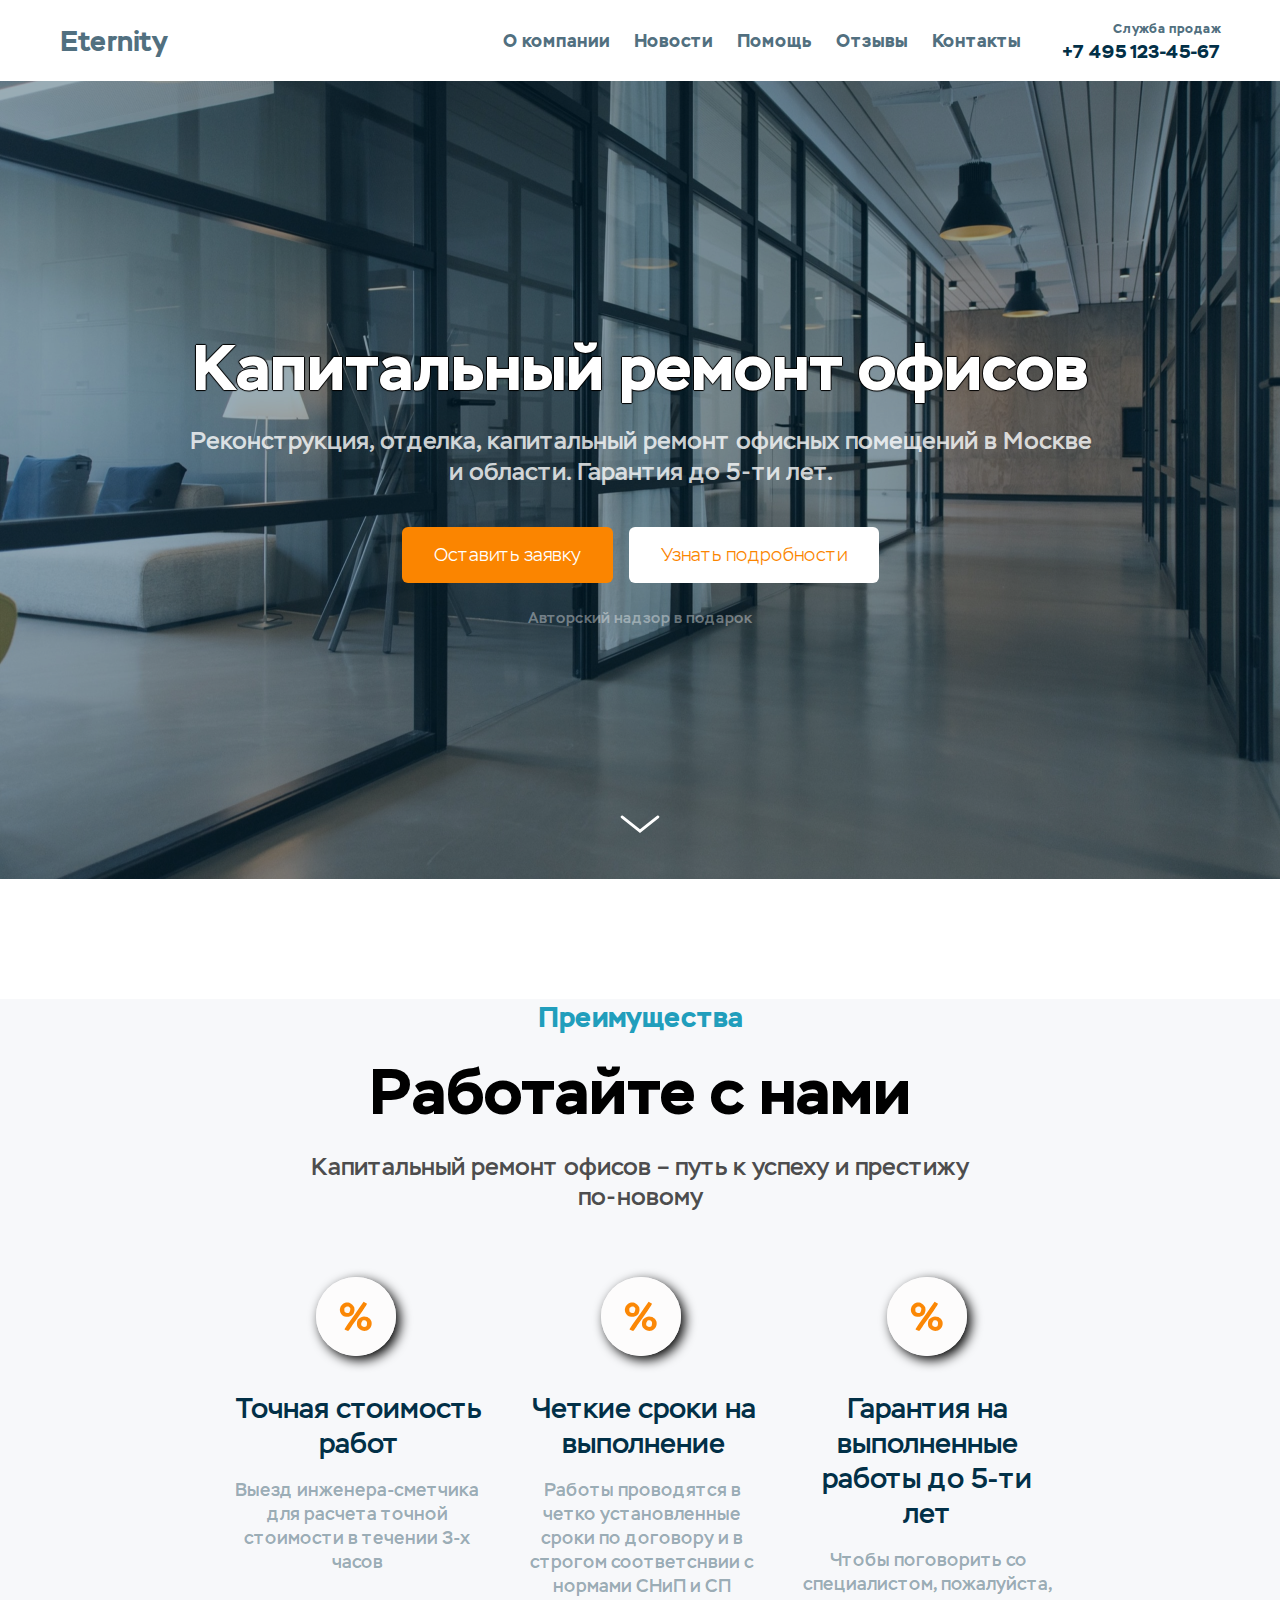
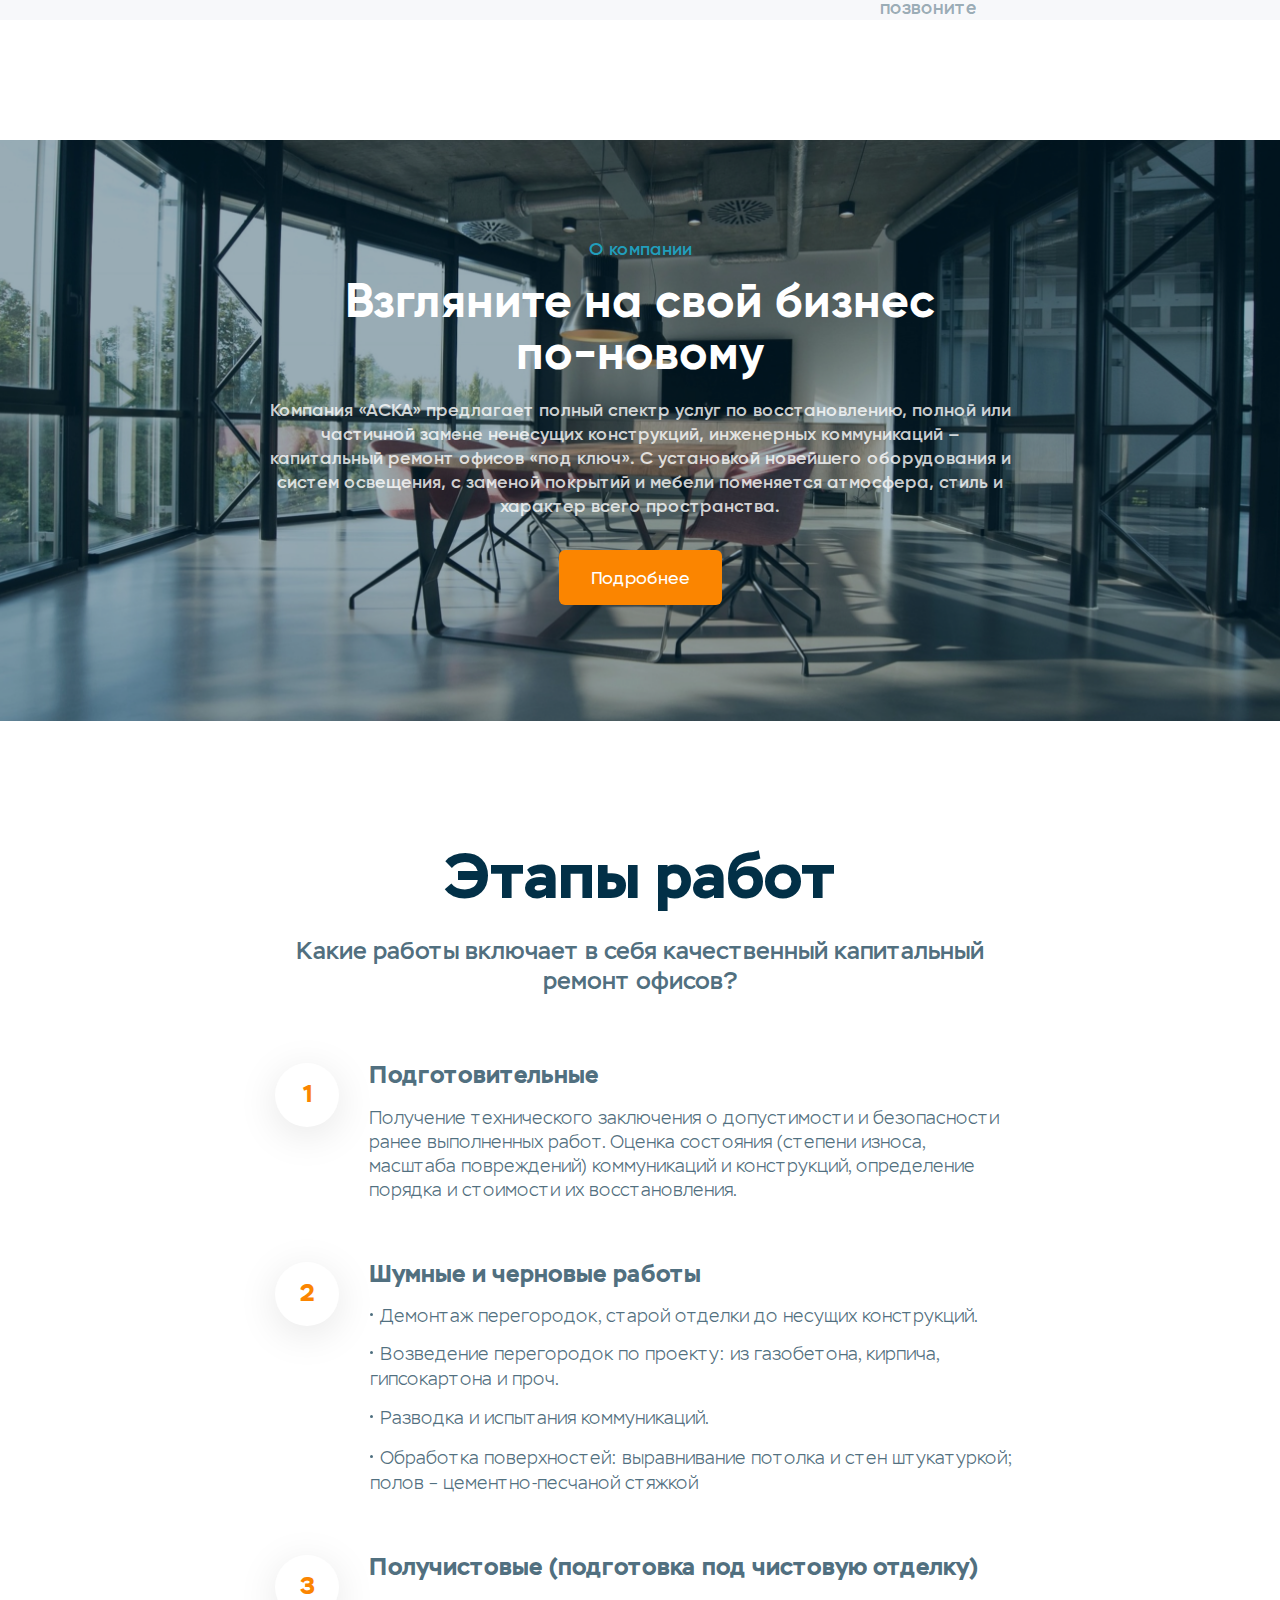
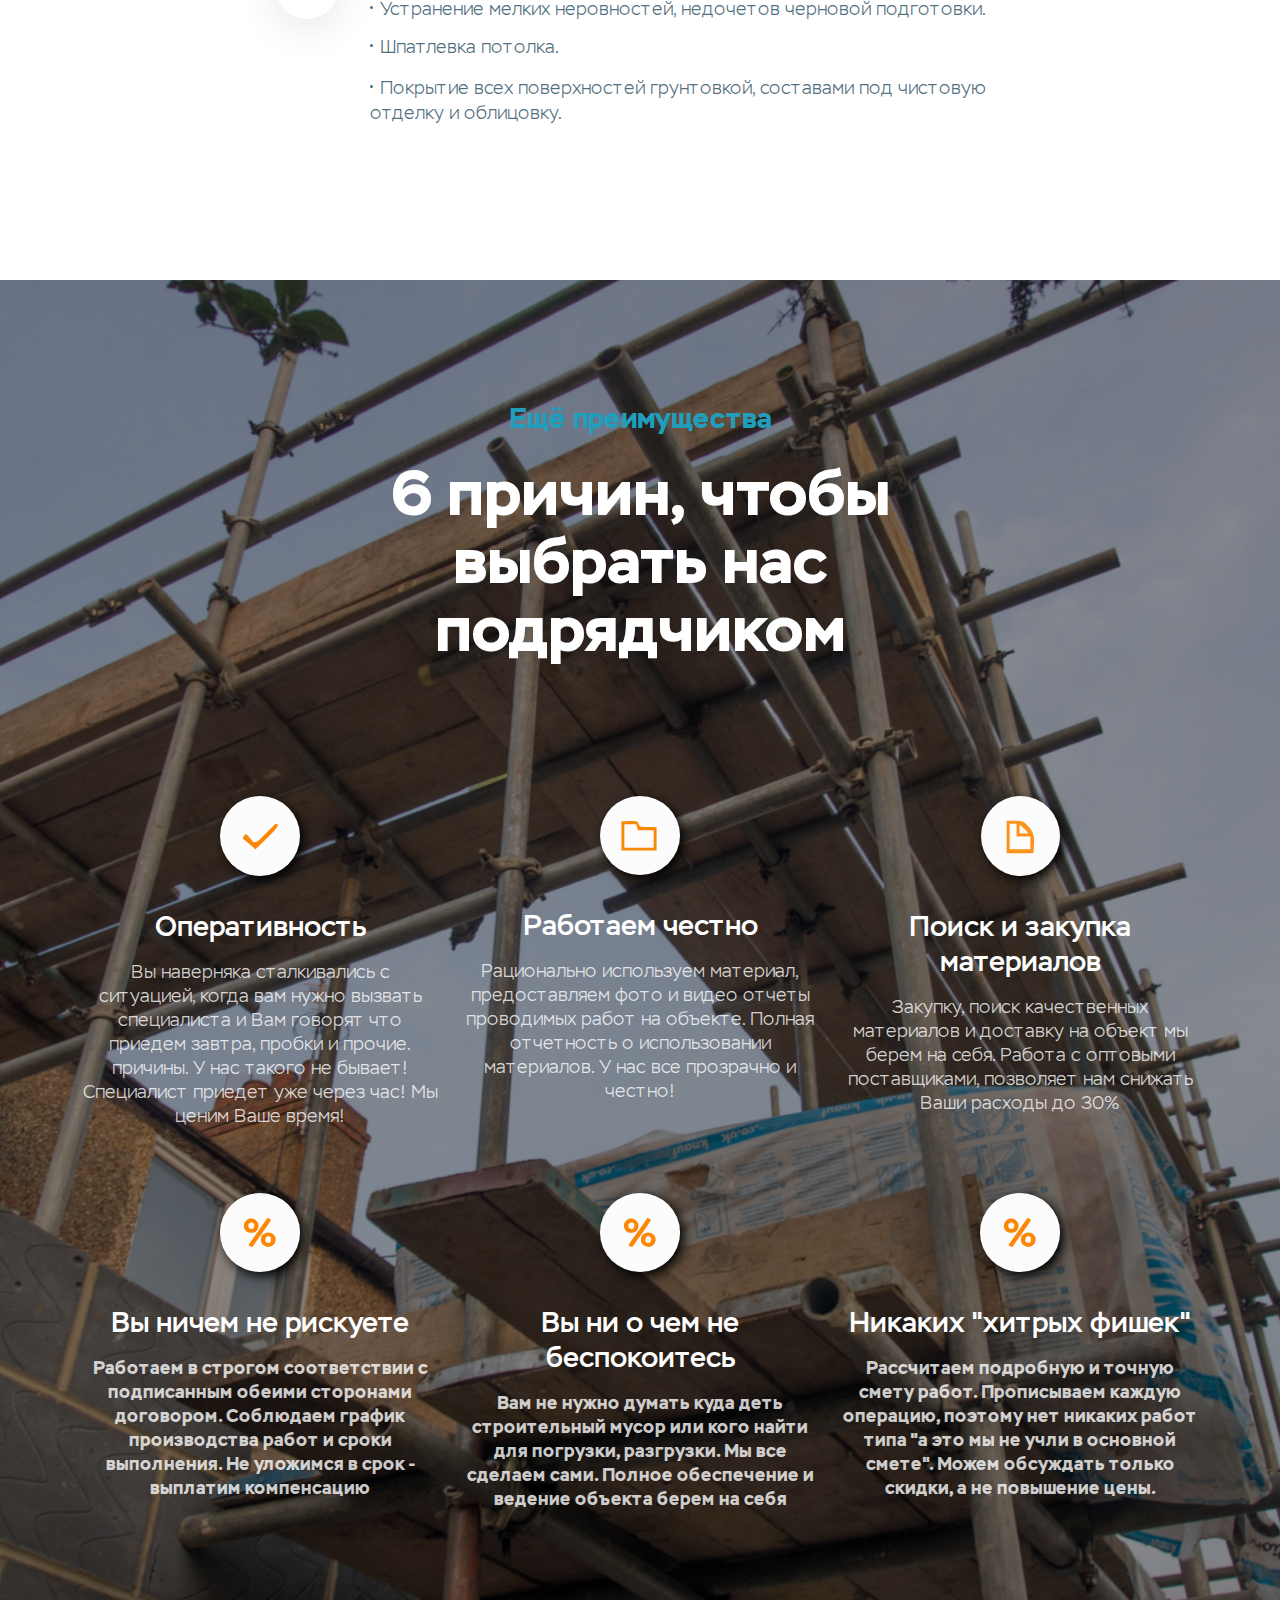
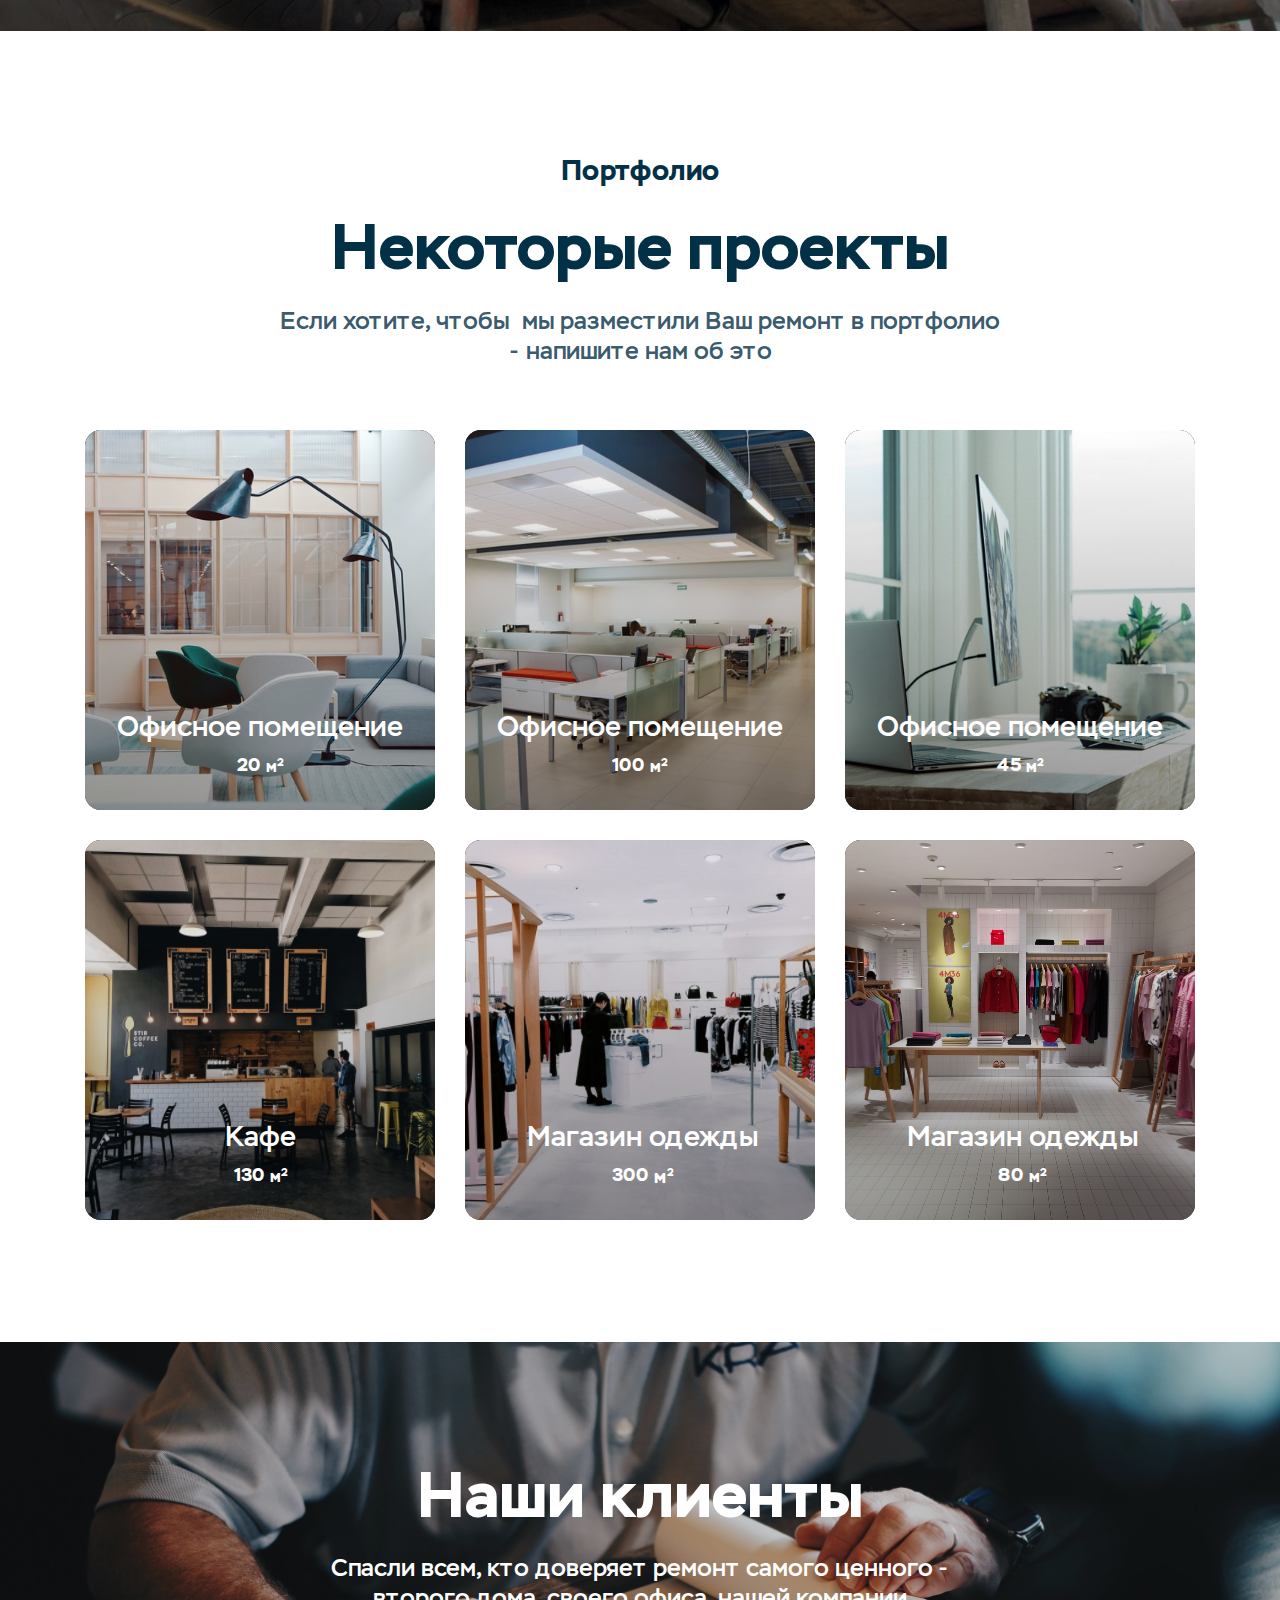
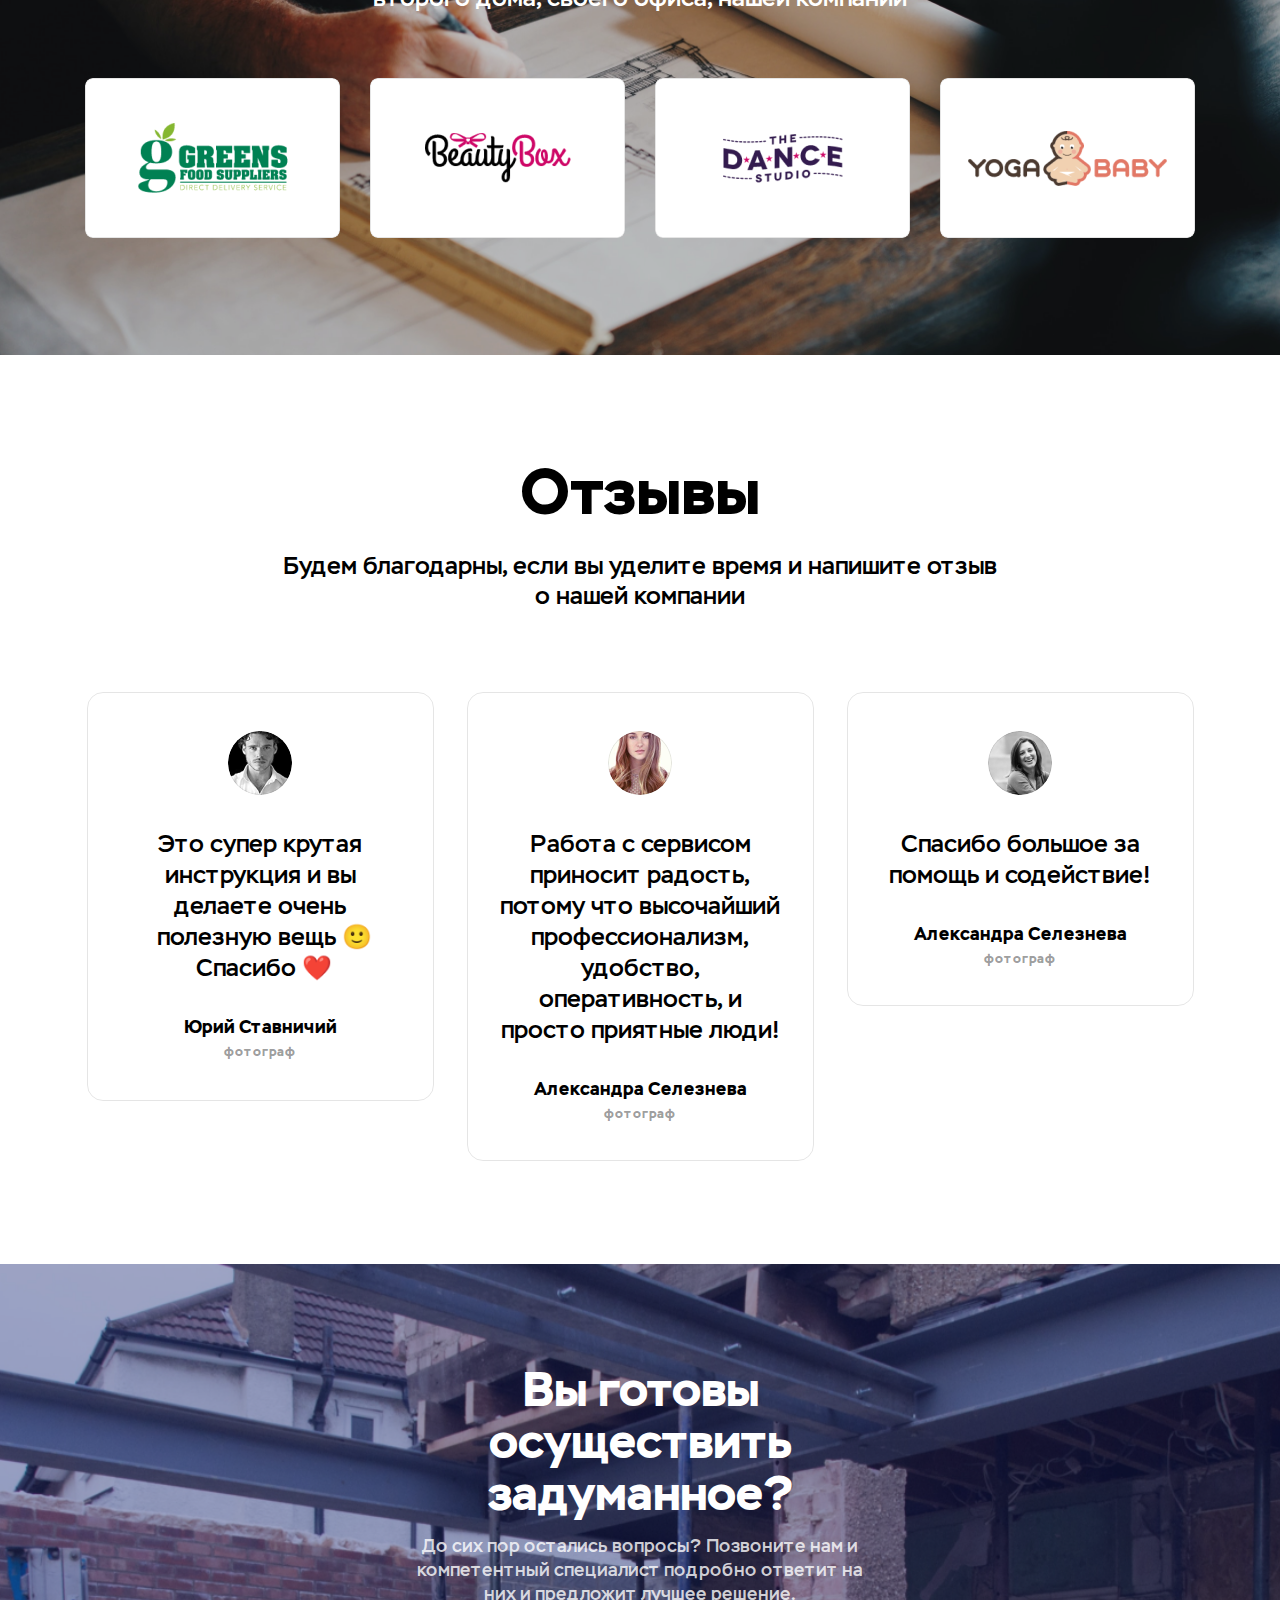
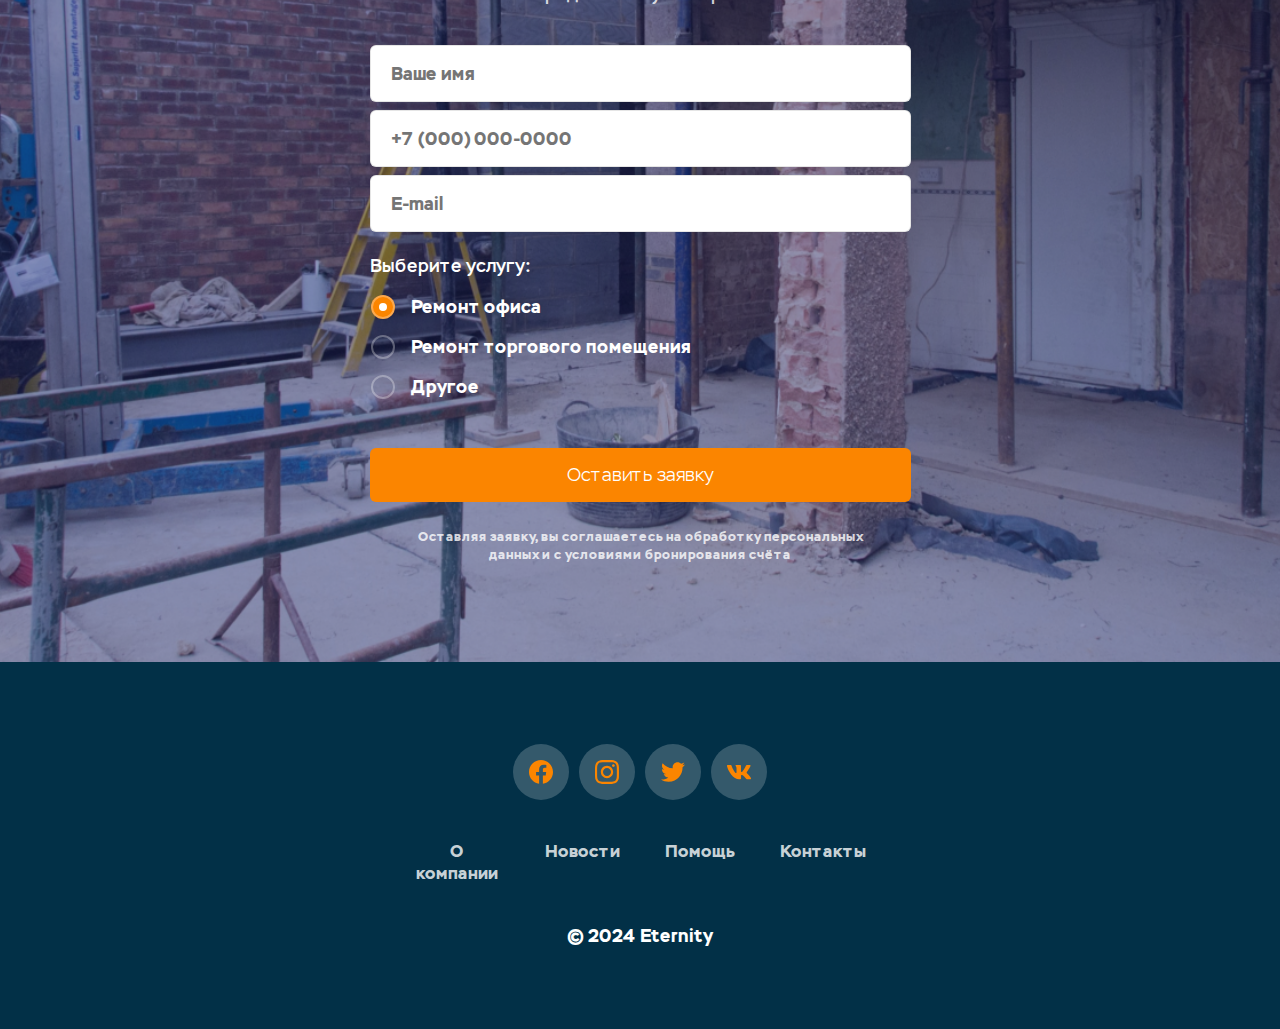
<file: Eternity/index.html>
<!DOCTYPE html>
<html lang="en">
  <head>
    <meta charset="UTF-8" />
    <meta name="viewport" content="width=device-width, initial-scale=1.0" />
    <link rel="stylesheet" href="css/reset.css" />
    <link rel="stylesheet" href="styles.css" />
    <link rel="stylesheet" href="media.css" />
    <title>Eternity</title>
  </head>
  <body>
    <div class="body__wrapper">
      <!-- header -->
      <header class="header">
        <div class="container container__header">
          <div class="wrapper header__wrapper">
            <div class="header-title__logo">Eternity</div>
            <nav class="nav">
              <ul class="nav-list">
                <li class="nav__item"><a class="nav__item-link" href="#">О компании</a></li>
                <li class="nav__item"><a class="nav__item-link" href="#">Новости</a></li>
                <li class="nav__item"><a class="nav__item-link" href="#">Помощь</a></li>
                <li class="nav__item"><a class="nav__item-link" href="#">Отзывы</a></li>
                <li class="nav__item"><a class="nav__item-link" href="#">Контакты</a></li>
              </ul>
              <div class="header-contact">
                <p class="header-contact__title">Cлужба продаж</p>
                <a href="tel:+7 495 123-45-67" class="header-contact__link">+7 495 123-45-67</a>
              </div>
            </nav>
            <div class="burger__wrapper">
              <span class="burger__line"></span>
              <span class="burger__line"></span>
              <span class="burger__line"></span>
            </div>
          </div>
        </div>
      </header>
      <!-- /// -->

      <!-- main -->
      <main class="main">
        <div class="container main__container">
          <div class="main__content content content__text--center">
            <h1 class="main__title-first">Капитальный ремонт офисов</h1>
            <p class="main__subtitle--external subtitle--size_line_height subtitle">Реконструкция, отделка, капитальный ремонт офисных помещений в Москве и области. Гарантия до 5-ти лет.</p>
            <div class="main-button">
              <a class="button button--color_orange_white btn href=" href="#submit-application">Оставить заявку</a>
              <a class="button button--color_white_orange btn" href="#work">Узнать подробности</a>
            </div>
            <p class="main__subtitle-underground subtitle-underground--color_size_weight">Авторский надзор в подарок</p>
            <img class="main__svg" src="./img/icon/main_icon/01.svg" alt="Vector" />
          </div>
        </div>
      </main>
      <!-- /// -->

      <!-- job -->
      <section class="job">
        <div class="container job__container">
          <div class="content content__text--center">
            <h4 class="fourth-title">Преимущества</h4>
            <h2 class="job-title__second-title second-title">Работайте с нами</h2>
            <p class="job-subtitle job-subtitle--color_size subtitle">Капитальный ремонт офисов – путь к успеху и престижу по-новому</p>
          </div>

          <div class="job-wrapper-card wrapper content__text--center">
            <div class="job-card__content">
              <img class="card-icon" src="./img/icon/advantage_icon/04.svg" alt="%" />
              <h3 class="job-card__title--color job-card__title card-title">Точная стоимость работ</h3>
              <p class="job-card__subtitle card-subtitle">Выезд инженера-сметчика для расчета точной стоимости в течении 3-х часов</p>
            </div>

            <div class="job-card__content">
              <img class="card-icon" src="./img/icon/advantage_icon/04.svg" alt="%" />
              <h3 class="job-card__title--color job-card__title card-title">Четкие сроки на выполнение</h3>
              <p class="job-card__subtitle card-subtitle">Работы проводятся в четко установленные сроки по договору и в строгом соответснвии с нормами СНиП и СП</p>
            </div>

            <div class="job-card__content">
              <img class="card-icon" src="./img/icon/advantage_icon/04.svg" alt="%" />
              <h3 class="job-card__title--color job-card__title card-title">Гарантия на выполненные работы до 5-ти лет</h3>
              <p class="job-card__subtitle card-subtitle">Чтобы поговорить со специалистом, пожалуйста, позвоните</p>
            </div>
          </div>
        </div>
      </section>
      <!-- /// -->

      <!-- about-company -->
      <section class="about-company">
        <div class="container about__container">
          <div class="about-company__content content content__text--center">
            <h4 class="about-company__fourth-title--size fourth-title">О компании</h4>
            <h2 class="about-company__second-title about-company__second-title--color_size_line-height second-title">Взгляните на свой бизнес по-новому</h2>
            <p class="about-company__subtitle--size_weight subtitle">
              Компания «АСКА» предлагает полный спектр услуг по восстановлению, полной или частичной замене ненесущих конструкций, инженерных коммуникаций – <br />
              капитальный ремонт офисов «под ключ». С установкой новейшего оборудования и <br />
              систем освещения, с заменой покрытий и мебели поменяется атмосфера, стиль и <br />
              характер всего пространства.
            </p>
            <div class="about-company-button">
              <a href="#choice" class="button button--color_orange_white btn">Подробнее</a>
            </div>
          </div>
        </div>
      </section>
      <!-- /// -->

      <!-- stages-work -->
      <section class="stages-work" id="work">
        <div class="container stages-work__container">
          <div class="content content__text--center">
            <h2 class="stages-work__second-title--color second-title">Этапы работ</h2>
            <p class="stages-work__subtitle stages-work__subtitle-size_color subtitle">Какие работы включает в себя качественный капитальный ремонт офисов?</p>

            <div class="stages-work-wrapper">
              <ol class="stages-work-wrapper__ol-list">
                <li class="stages-work-wrapper__ol-list-item">
                  <h3 class="stages-work-wrapper__third-title">Подготовительные</h3>
                  <p class="stages-work-wrapper--color stages-work-wrapper__subtitle subtitle">
                    Получение технического заключения о допустимости и безопасности<br />
                    ранее выполненных работ. Оценка состояния (степени износа,<br />
                    масштаба повреждений) коммуникаций и конструкций, определение порядка и стоимости их восстановления.
                  </p>
                </li>
                <li class="stages-work-wrapper__ol-list-item">
                  <h3 class="stages-work-wrapper__third-title">Шумные и черновые работы</h3>
                  <div class="stage__block-list">
                    <ul class="stages-work-wrapper__ul-list">
                      <li class="stages-work-wrapper__ul-list-item">
                        <div class="custom-bullet"></div>
                        <p class="stages-work-wrapper__ul-list-item-subtitle">Демонтаж перегородок, старой отделки до несущих конструкций.</p>
                      </li>
                      <li class="stages-work-wrapper__ul-list-item">
                        <div class="custom-bullet"></div>
                        <p class="stages-work-wrapper__ul-list-item-subtitle">Возведение перегородок по проекту: из газобетона, кирпича, <span class="stages-work-wrapper__ul-list-item-subtitle--positon">гипсокартона и проч.</span></p>
                      </li>
                      <li class="stages-work-wrapper__ul-list-item">
                        <div class="custom-bullet"></div>
                        <p class="stages-work-wrapper__ul-list-item-subtitle">Разводка и испытания коммуникаций.</p>
                      </li>
                      <li class="stages-work-wrapper__ul-list-item">
                        <div class="custom-bullet"></div>
                        <p class="stages-work-wrapper__ul-list-item-subtitle">Обработка поверхностей: выравнивание потолка и стен штукатуркой; <span class="stages-work-wrapper__ul-list-item-subtitle--positon">полов – цементно-песчаной стяжкой</span></p>
                      </li>
                    </ul>
                  </div>
                </li>
                <li class="stages-work-wrapper__ol-list-item">
                  <h3 class="stages-work-wrapper__third-title">Получистовые (подготовка под чистовую отделку)</h3>
                  <ul class="stages-work-wrapper__ul-list">
                    <li class="stages-work-wrapper__ul-list-item">
                      <div class="custom-bullet"></div>
                      <p class="stages-work-wrapper__ul-list-item-subtitle">Устранение мелких неровностей, недочетов черновой подготовки.</p>
                    </li>
                    <li class="stages-work-wrapper__ul-list-item">
                      <div class="custom-bullet"></div>
                      <p class="stages-work-wrapper__ul-list-item-subtitle">Шпатлевка потолка.</p>
                    </li>
                    <li class="stages-work-wrapper__ul-list-item">
                      <div class="custom-bullet"></div>
                      <p class="stages-work-wrapper__ul-list-item-subtitle">Покрытие всех поверхностей грунтовкой, составами под чистовую <span class="stages-work-wrapper__ul-list-item-subtitle--positon">отделку и облицовку.</span></p>
                    </li>
                  </ul>
                </li>
              </ol>
            </div>
          </div>
        </div>
      </section>
      <!-- /// -->

      <!-- reasons-choice -->
      <section class="reasons-choice" id="choice">
        <div class="container reasons-choice__container">
          <div class="reasons-choice-content content content__text--center">
            <h4 class="reasons-choice__fourth-title fourth-title">Ещё преимущества</h4>
            <h2 class="reasons-choice__second-title--color reasons-choice__second-title second-title">6 причин, чтобы выбрать нас подрядчиком</h2>

            <div class="reasons-choice__wrapper wrapper">
              <div class="reasons-choice__wrapper-card">
                <img class="card-icon" src="./img/icon/advantage_icon/01.svg" alt="%" />
                <h3 class="reasons-card__title--color reasons-card__title card-title">Оперативность</h3>
                <p class="reasons-card__subtitle subtitle">Вы наверняка сталкивались с ситуацией, когда вам нужно вызвать специалиста и Вам говорят что приедем завтра, пробки и прочие. причины. У нас такого не бывает! Специалист приедет уже через час! Мы ценим Ваше время!</p>
              </div>

              <div class="reasons-choice__wrapper-card">
                <img class="card-icon" src="./img/icon/advantage_icon/02.svg" alt="%" />
                <h3 class="reasons-card__title--color reasons-card__title card-title">Работаем честно</h3>
                <p class="reasons-card__subtitle subtitle">Рационально используем материал, предоставляем фото и видео отчеты проводимых работ на объекте. Полная отчетность о использовании материалов. У нас все прозрачно и честно!</p>
              </div>

              <div class="reasons-choice__wrapper-card">
                <img class="card-icon" src="./img/icon/advantage_icon/03.svg" alt="%" />
                <h3 class="reasons-card__title--color reasons-card__title card-title">Поиск и закупка материалов</h3>
                <p class="reasons-card__subtitle subtitle">Закупку, поиск качественных материалов и доставку на объект мы берем на себя. Работа с оптовыми поставщиками, позволяет нам снижать Ваши расходы до 30%</p>
              </div>

              <div class="reasons-choice__wrapper-card">
                <img class="card-icon" src="./img/icon/advantage_icon/04.svg" alt="%" />
                <h3 class="reasons-card__title--color reasons-card__title card-title">Вы ничем не рискуете</h3>
                <p class="reasons-card__subtitle--weight reasons-card__subtitle subtitle">Работаем в строгом соответствии с подписанным обеими сторонами договором. Соблюдаем график производства работ и сроки выполнения. Не уложимся в срок - выплатим компенсацию</p>
              </div>

              <div class="reasons-choice__wrapper-card">
                <img class="card-icon" src="./img/icon/advantage_icon/04.svg" alt="%" />
                <h3 class="reasons-card__title--color reasons-card__title card-title">Вы ни о чем не беспокоитесь</h3>
                <p class="reasons-card__subtitle--weight reasons-card__subtitle subtitle">Вам не нужно думать куда деть строительный мусор или кого найти для погрузки, разгрузки. Мы все сделаем сами. Полное обеспечение и ведение объекта берем на себя</p>
              </div>

              <div class="reasons-choice__wrapper-card">
                <img class="card-icon" src="./img/icon/advantage_icon/04.svg" alt="%" />
                <h3 class="reasons-card__title--color reasons-card__title card-title">Никаких "хитрых фишек"</h3>
                <p class="reasons-card__subtitle--weight reasons-card__subtitle subtitle">Рассчитаем подробную и точную смету работ. Прописываем каждую операцию, поэтому нет никаких работ типа "а это мы не учли в основной смете". Можем обсуждать только скидки, а не повышение цены.</p>
              </div>
            </div>
          </div>
        </div>
      </section>
      <!-- /// -->

      <!-- portfolio -->
      <section class="portfolio">
        <div class="container portfolio__containet">
          <div class="content content__text--center">
            <h4 class="portfolio__title--color portfolio__fourth-title fourth-title">Портфолио</h4>
            <h2 class="portfolio__title--color portfolio__second-title second-title">Некоторые проекты</h2>
            <p class="portfolio__subtitle--color_size portfolio__subtitle subtitle">Если хотите, чтобы <span class="portfolio__subtitle--position">мы разместили Ваш ремонт в портфолио -</span> напишите нам об это</p>

            <div class="wrapper portfolio__wrapper">
              <div class="portfolio__wrapper-card">
                <img class="portfolio-card__img-fon" src="./img/portfolio/01.png" alt="Portfolio" />
                <div class="portfolio-card__title--position">
                  <h3 class="portfolio-card__title card-title">Офисное помещение</h3>
                  <div class="portfolio-cost">
                    <p class="cost">20</p>
                    <p class="unit-measurement">м<sup class="degree">2</sup></p>
                  </div>
                </div>
              </div>

              <div class="portfolio__wrapper-card">
                <img src="./img/portfolio/02.png" alt="Portfolio" />
                <div class="portfolio-card__title--position">
                  <h3 class="portfolio-card__title card-title">Офисное помещение</h3>
                  <div class="portfolio-cost">
                    <p class="cost">100</p>
                    <p class="unit-measurement">м<sup class="degree">2</sup></p>
                  </div>
                </div>
              </div>

              <div class="portfolio__wrapper-card">
                <img src="./img/portfolio/03.png" alt="Portfolio" />
                <div class="portfolio-card__title--position">
                  <h3 class="portfolio-card__title card-title">Офисное помещение</h3>
                  <div class="portfolio-cost">
                    <p class="cost">45</p>
                    <p class="unit-measurement">м<sup class="degree">2</sup></p>
                  </div>
                </div>
              </div>

              <div class="portfolio__wrapper-card">
                <img src="./img/portfolio/04.png" alt="Portfolio" />
                <div class="portfolio-card__title--position">
                  <h3 class="portfolio-card__title card-title">Кафе</h3>
                  <div class="portfolio-cost">
                    <p class="cost">130</p>
                    <p class="unit-measurement">м<sup class="degree">2</sup></p>
                  </div>
                </div>
              </div>

              <div class="portfolio__wrapper-card">
                <img src="./img/portfolio/05.png" alt="Portfolio" />
                <div class="portfolio-card__title--position">
                  <h3 class="portfolio-card__title card-title">Магазин одежды</h3>
                  <div class="portfolio-cost">
                    <p class="cost">300</p>
                    <p class="unit-measurementt">м<sup class="degree">2</sup></p>
                  </div>
                </div>
              </div>

              <div class="portfolio__wrapper-card">
                <img src="./img/portfolio/06.png" alt="Portfolio" />
                <div class="portfolio-card__title--position">
                  <h3 class="portfolio-card__title card-title">Магазин одежды</h3>
                  <div class="portfolio-cost">
                    <p class="cost">80</p>
                    <p class="unit-measurement">м<sup class="degree">2</sup></p>
                  </div>
                </div>
              </div>
            </div>
          </div>
        </div>
      </section>
      <!-- /// -->

      <!-- clients -->
      <section class="our-clients">
        <div class="container our-clients__container">
          <div class="our__clients-content content content__text--center">
            <h2 class="our-clients__second-title--color our-clients__second-title second-title">Наши клиенты</h2>
            <p class="our-clients__subtitle--color our-clients__subtitle subtitle">Спасли всем, кто доверяет ремонт самого ценного - второго дома, своего офиса, нашей компании</p>

            <div class="our-clients__wrapper">
              <div class="our-clients__card">
                <img src="./img/our__clients/01.png" alt="Сlient" class="our-client__img" />
              </div>
              <div class="our-clients__card">
                <img src="./img/our__clients/02.png" alt="Сlient" class="our-client__img" />
              </div>
              <div class="our-clients__card">
                <img src="./img/our__clients/03.png" alt="Сlient" class="our-client__img" />
              </div>
              <div class="our-clients__card">
                <img src="./img/our__clients/04.png" alt="Сlient" class="our-client__img" />
              </div>
            </div>
          </div>
        </div>
      </section>
      <!-- /// -->

      <!-- reviews -->
      <section class="reviews">
        <div class="container reviews__container">
          <div class="content content__text--center">
            <h2 class="second-title">Отзывы</h2>
            <p class="reviews__subtitle--color reviews__subtitle subtitle">Будем благодарны, если вы уделите время и напишите отзыв о нашей компании</p>

            <div class="reviews__warpper">
              <div class="reviews__card">
                <div class="reviews__wrapper-card">
                  <img class="reviews__people-img" src="./img/reviews/01.png" alt="Юрий Ставничий" />
                  <p class="reviews__text">Это супер крутая инструкция и вы делаете очень <span class="emoji-smile">полезную вещь 🙂</span> <span class="emoji-love"> Спасибо ❤️</span></p>
                  <p class="reviews-name-and-surname__text">Юрий Ставничий</p>
                  <p class="reviews-job__text">фотограф</p>
                </div>
              </div>

              <div class="reviews__card">
                <div class="reviews__wrapper-card">
                  <img class="reviews__people-img" src="./img/reviews/02.png" alt="Александра Селезнева" />
                  <p class="reviews__text">Работа с сервисом приносит радость, потому что высочайший профессионализм, удобство, оперативность, и просто приятные люди!</p>
                  <p class="reviews-name-and-surname__text">Александра Селезнева</p>
                  <p class="reviews-job__text">фотограф</p>
                </div>
              </div>

              <div class="reviews__card">
                <div class="reviews__wrapper-card">
                  <img class="reviews__people-img" src="./img/reviews/03.png" alt="Александра Селезнева" />
                  <p class="reviews__text">Спасибо большое за помощь и содействие!</p>
                  <p class="reviews-name-and-surname__text">Александра Селезнева</p>
                  <p class="reviews-job__text">фотограф</p>
                </div>
              </div>
            </div>
          </div>
        </div>
      </section>
      <!-- /// -->

      <!-- ready -->
      <section class="ready" id="submit-application">
        <div class="container ready__container">
          <div class="content content__text--center">
            <h2 class="ready__second-title--color ready__second-title second-title">Вы готовы осуществить задуманное?</h2>
            <p class="ready__subtitle subtitle">До сих пор остались вопросы? Позвоните нам и компетентный специалист подробно ответит на них и предложит лучшее решение.</p>

            <div class="form">
              <form action="#" method="post">
                <fieldset class="form__fieldset-text">
                  <input type="text" class="form__input-text" placeholder="Вашe имя" size="100" />
                  <input type="tel" class="form__input-text" placeholder="+7 (000) 000-0000" />
                  <input type="email" class="form__input-text" placeholder="E-mail" />
                </fieldset>
                <fieldset class="form__fieldset-radio">
                  <legend class="form__legend-title">Выберите услугу:</legend>
                  <div class="from__input-radio">
                    <label for="office-renovation">
                      <input type="radio" class="form__radio-input" id="office-renovation" name="service" checked />
                      <span class="check-stile"></span>
                      Ремонт офиса
                    </label>
                    <label for="repair-commercial-premises">
                      <input type="radio" class="form__radio-input" id="repair-commercial-premises" name="service" />
                      <span class="check-stile"></span>
                      Ремонт торгового помещения
                    </label>
                    <label for="other">
                      <input type="radio" class="form__radio-input" id="other" name="service" />
                      <span class="check-stile"></span>
                      Другое
                    </label>
                  </div>
                  <div class="form__button content__text--center">
                    <button class="button--color_orange_white btn form-button" type="submit">Оставить заявку</button>
                    <p class="form__subtitle subtitle">Оставляя заявку, вы соглашаетесь на обработку персональных данных и с условиями бронирования счёта</p>
                  </div>
                </fieldset>
              </form>
            </div>
          </div>
        </div>
      </section>
      <!-- /// -->
      <footer class="footer">
        <div class="footer__container container">
          <div class="content content__text--center">
            <div class="footer-top">
              <ul class="footer-top__list footer__list">
                <li class="footer-list__item">
                  <a href="#" class="footer-list-item-link">
                    <img src="./img/icon/footer__social/Facebook.svg" alt="Facebook" />
                  </a>
                </li>
                <li class="footer-list__item">
                  <a href="https://instagram.com/" class="footer-list-item-link">
                    <img src="./img/icon/footer__social/Instagram.svg" alt="Instagram" />
                  </a>
                </li>
                <li class="footer-list__item">
                  <a href="https://twitter.com/" class="footer-list-item-link"><img src="./img/icon/footer__social/Twitter.svg" alt="Twitter" /></a>
                </li>
                <li class="footer-list__item">
                  <a href="https://vk.com/" class="footer-list-item-link"><img src="./img/icon/footer__social/VK.svg" alt="VK" /></a>
                </li>
              </ul>
            </div>
            <div class="footer-middle">
              <ul class="footer-middle__list footer__list">
                <li class="footer-list__item footer-list__item-size"><a href="#" class="footer-list-item-link footer-list-item-link--color">О компании</a></li>
                <li class="footer-list__item footer-list__item-size"><a href="#" class="footer-list-item-link footer-list-item-link--color">Новости</a></li>
                <li class="footer-list__item footer-list__item-size"><a href="#" class="footer-list-item-link footer-list-item-link--color">Помощь</a></li>
                <li class="footer-list__item footer-list__item-size"><a href="#" class="footer-list-item-link footer-list-item-link--color">Контакты</a></li>
              </ul>
            </div>
            <div class="footer-bottom">
              <h4 class="footer__title"><span class="footer__span">&copy;</span> 2024 Eternity</h4>
            </div>
          </div>
        </div>
      </footer>
    </div>
  </body>
</html>
</file>
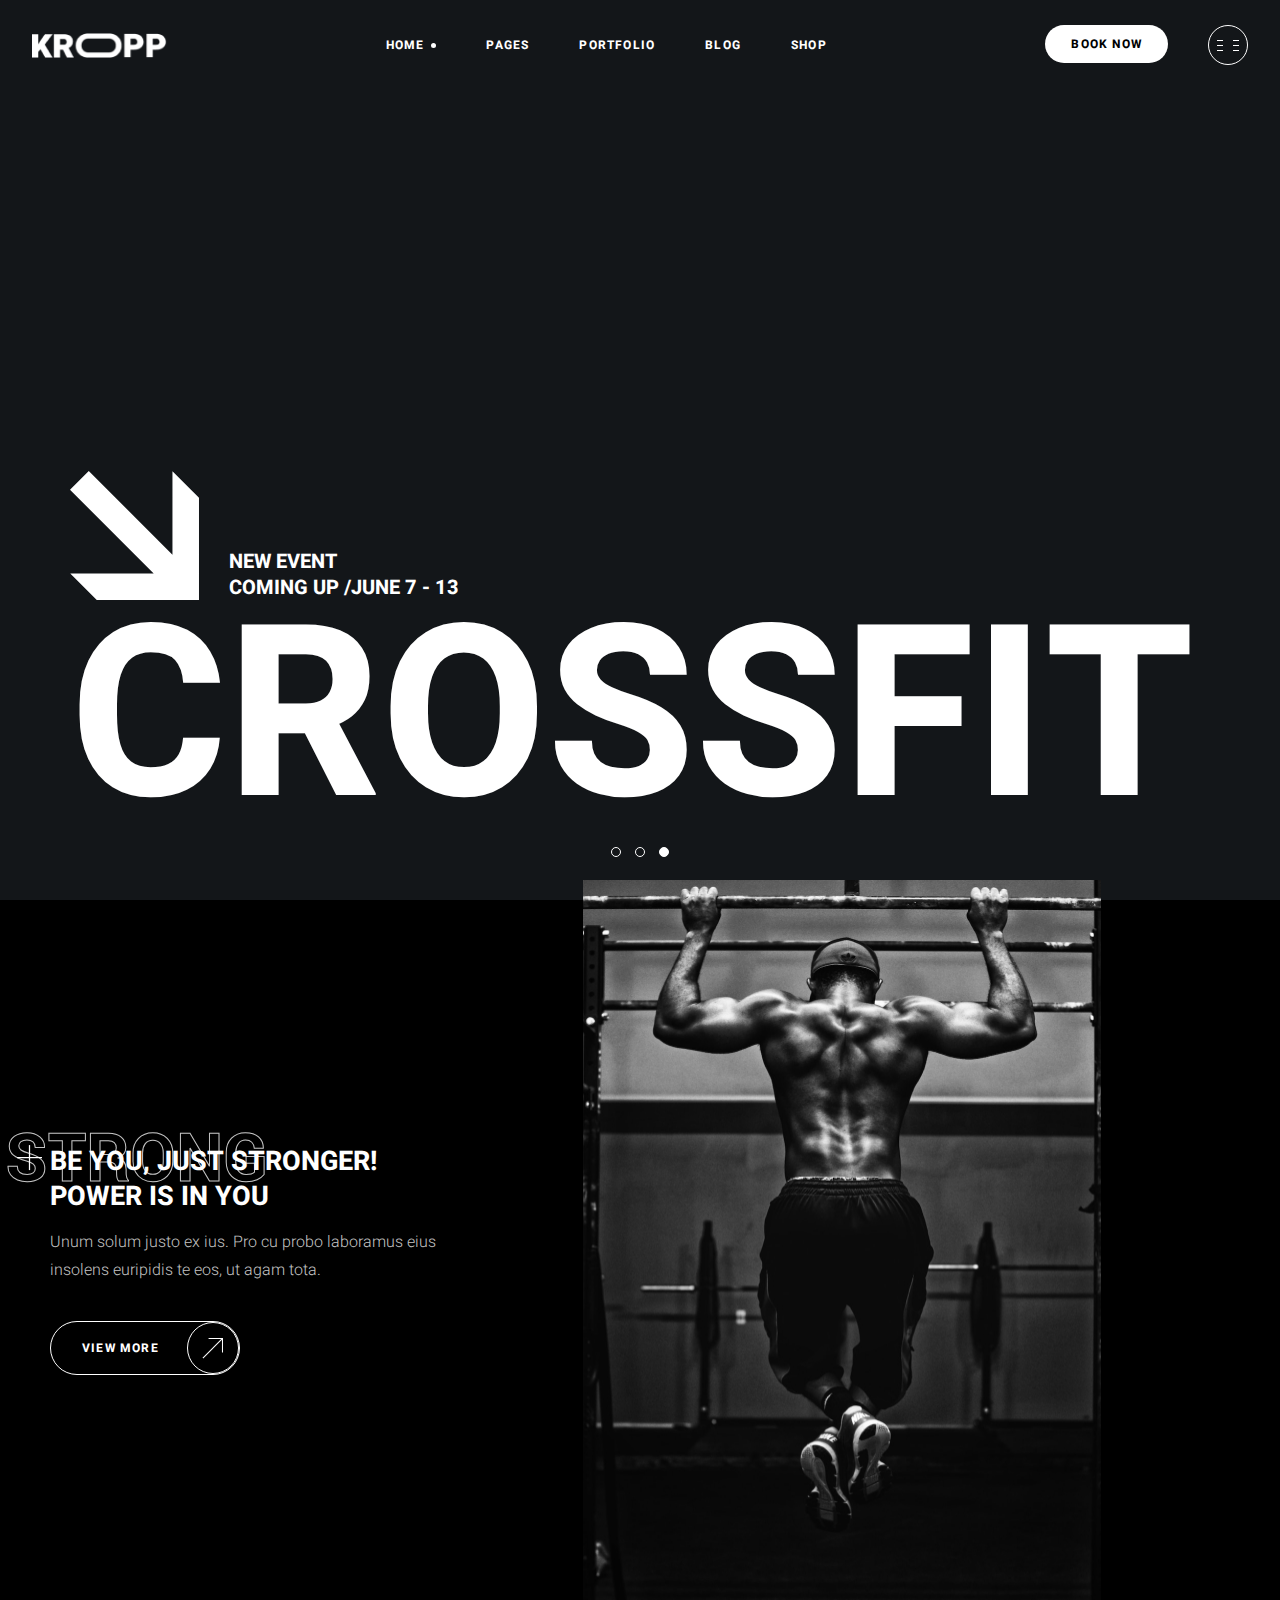
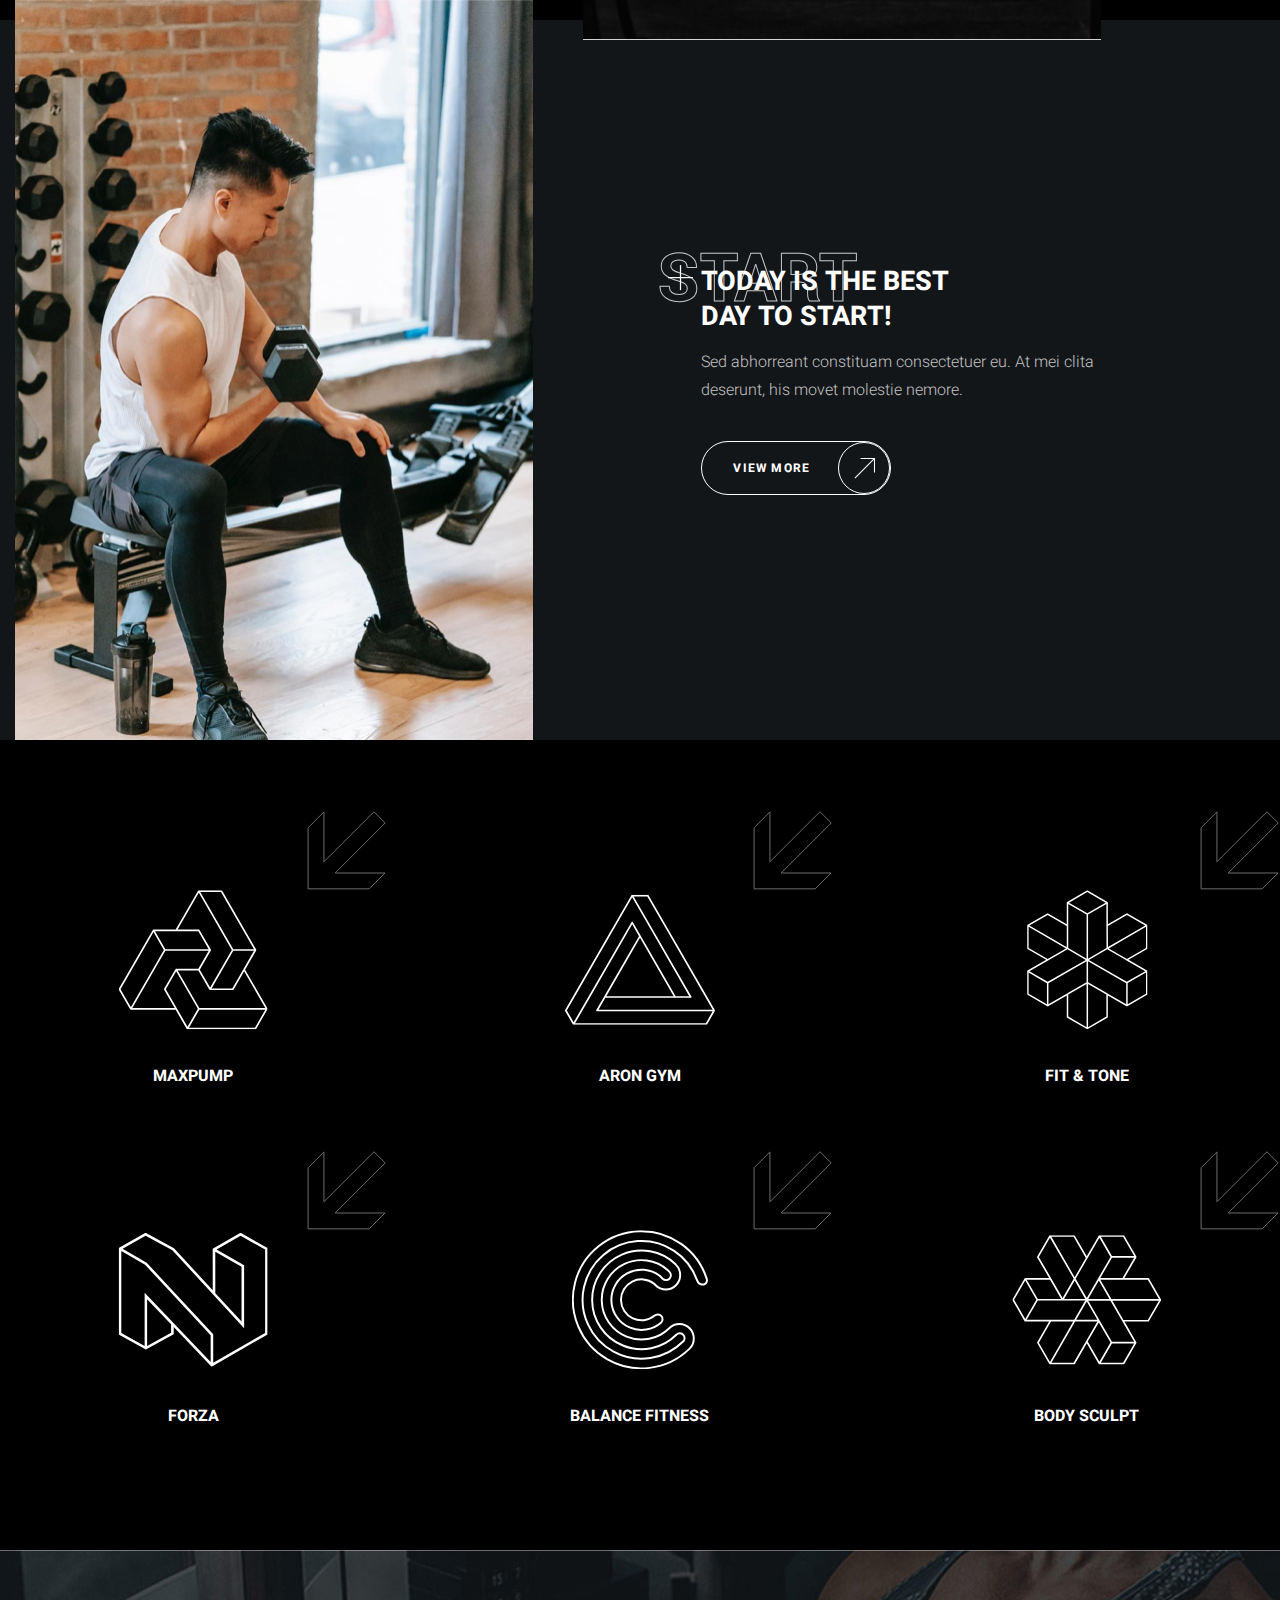
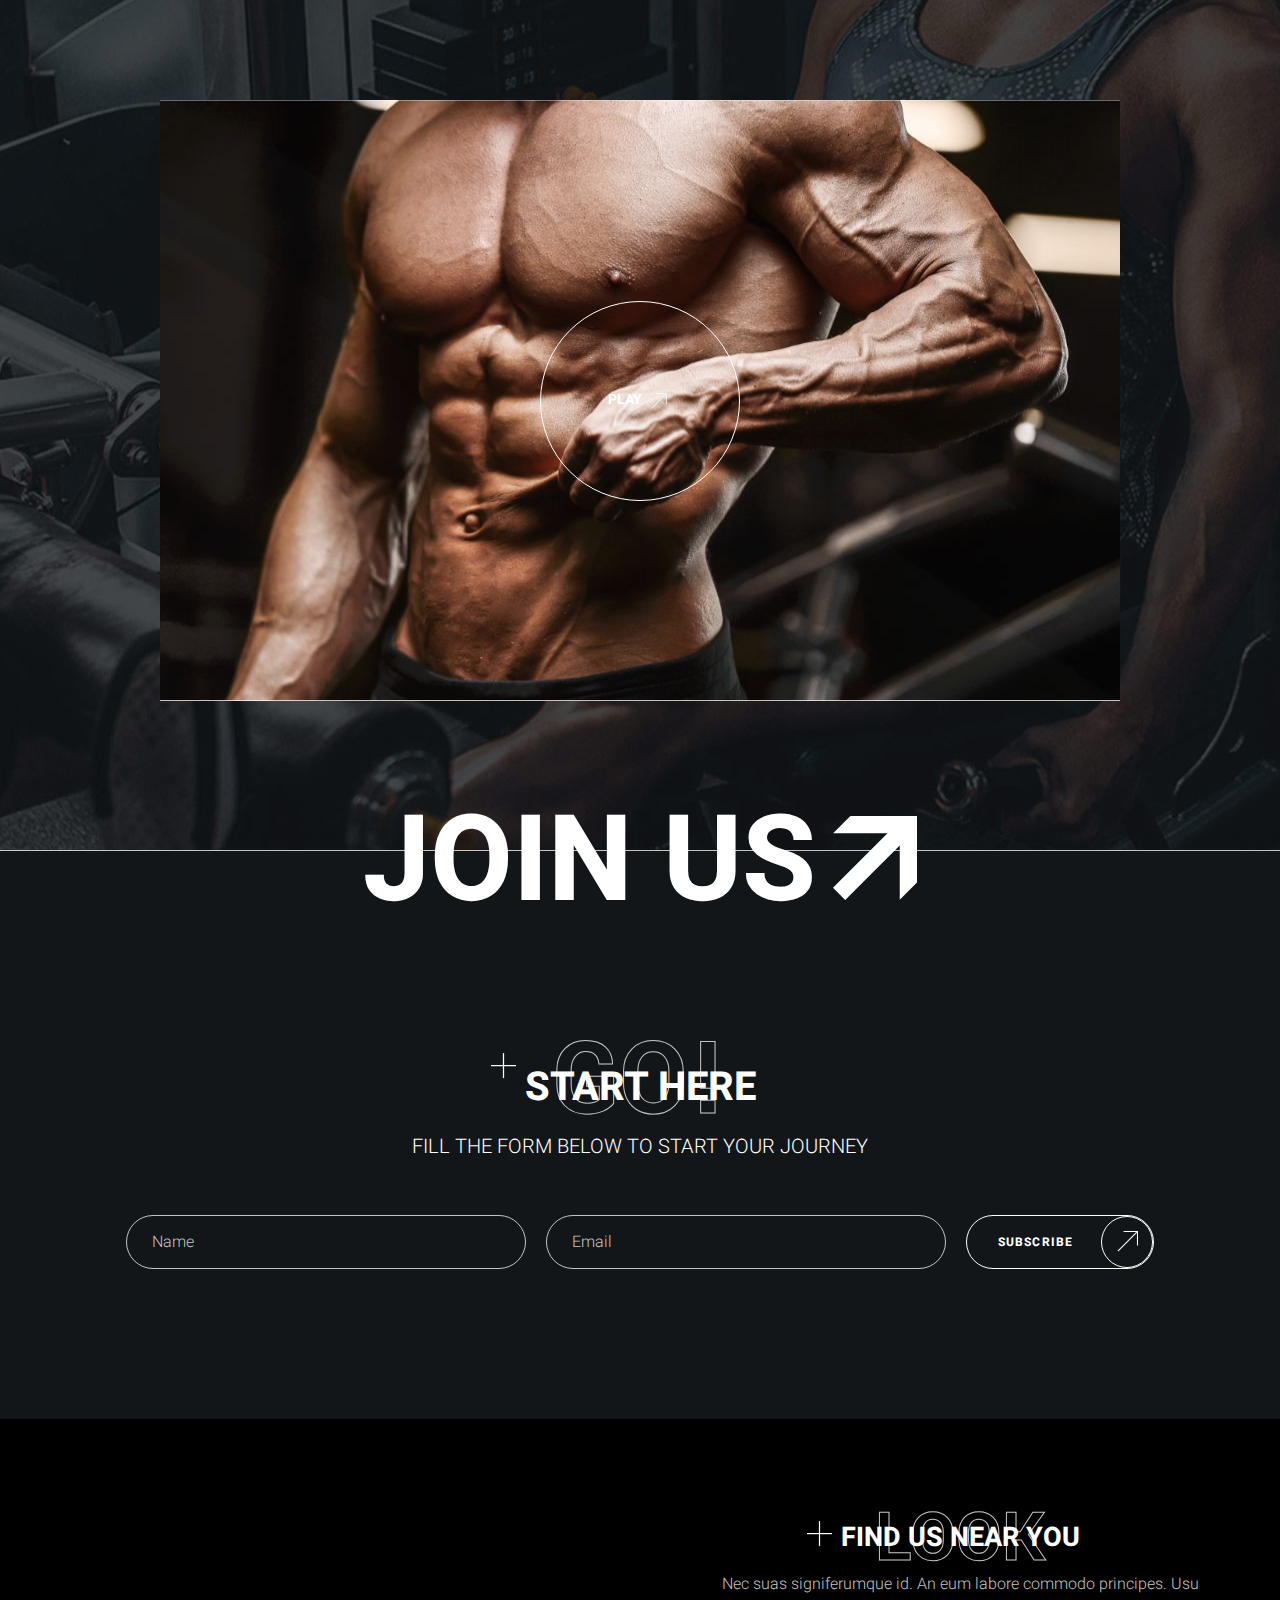
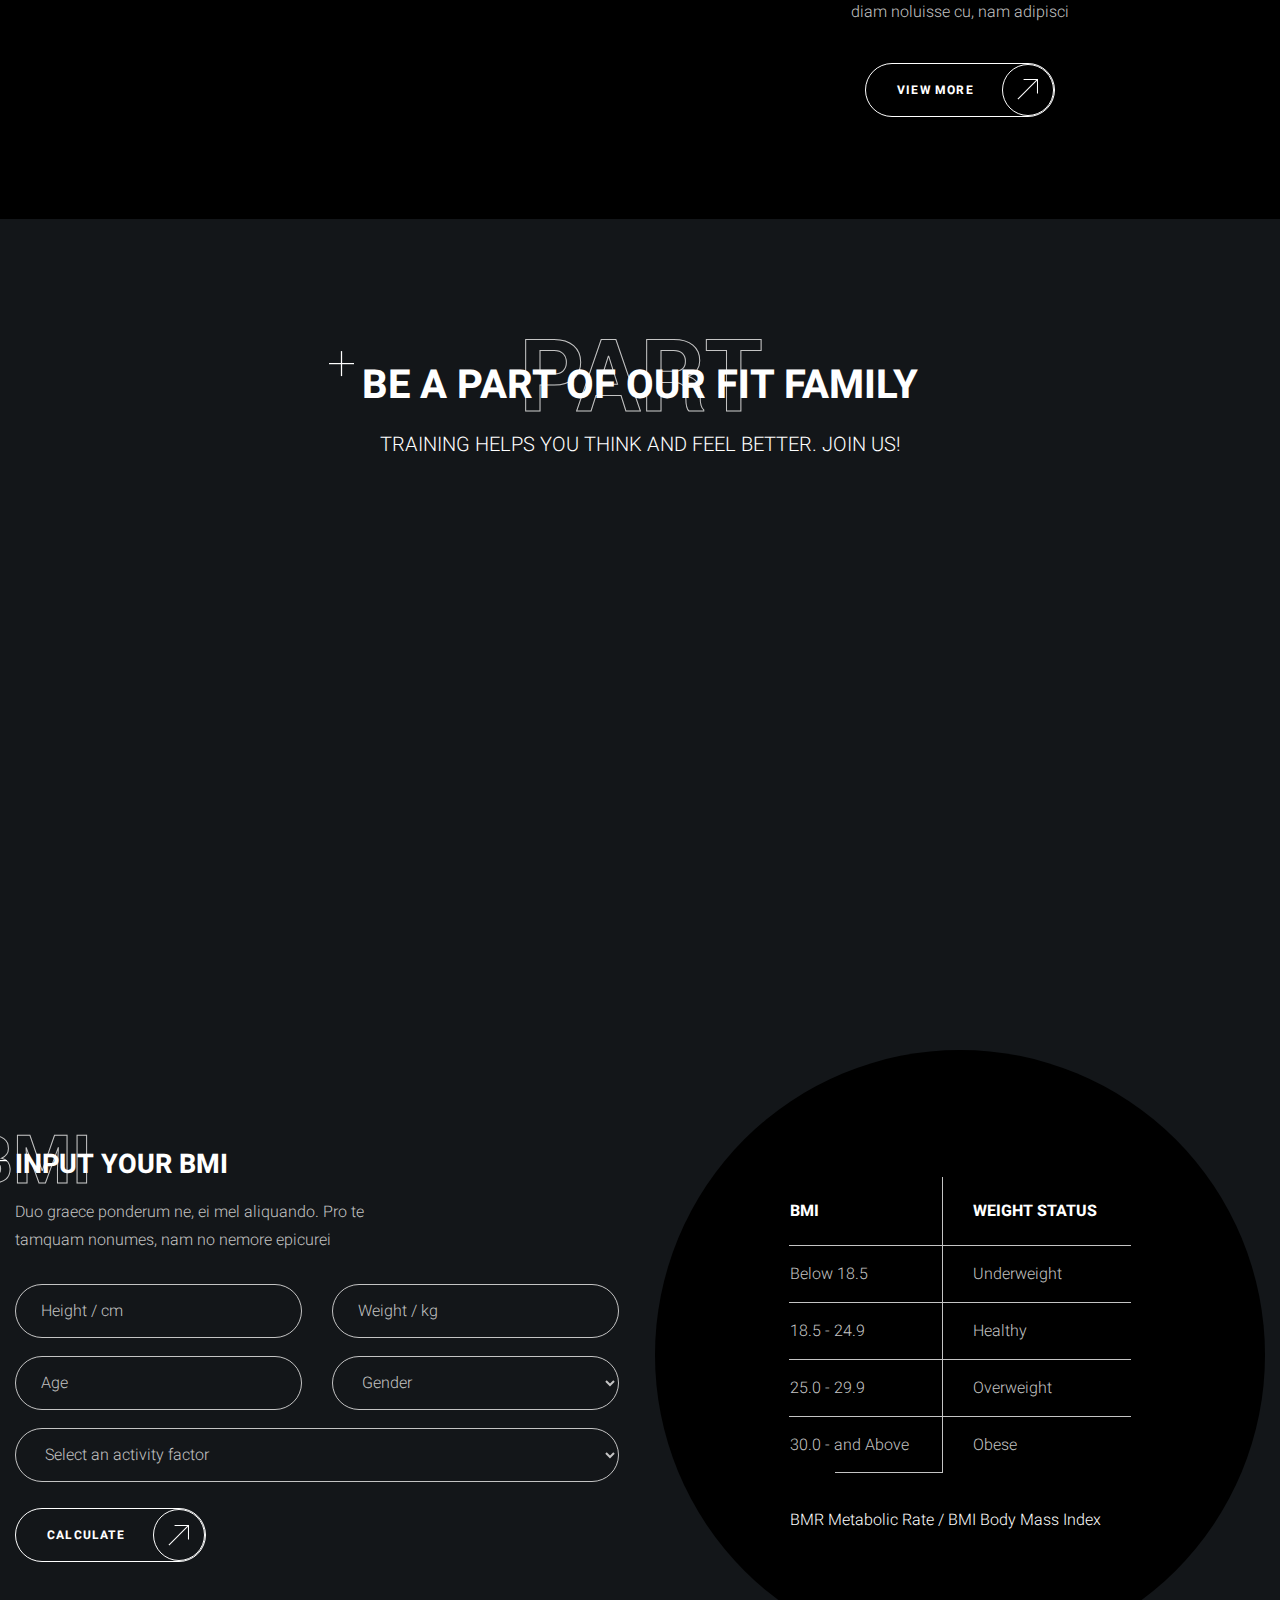
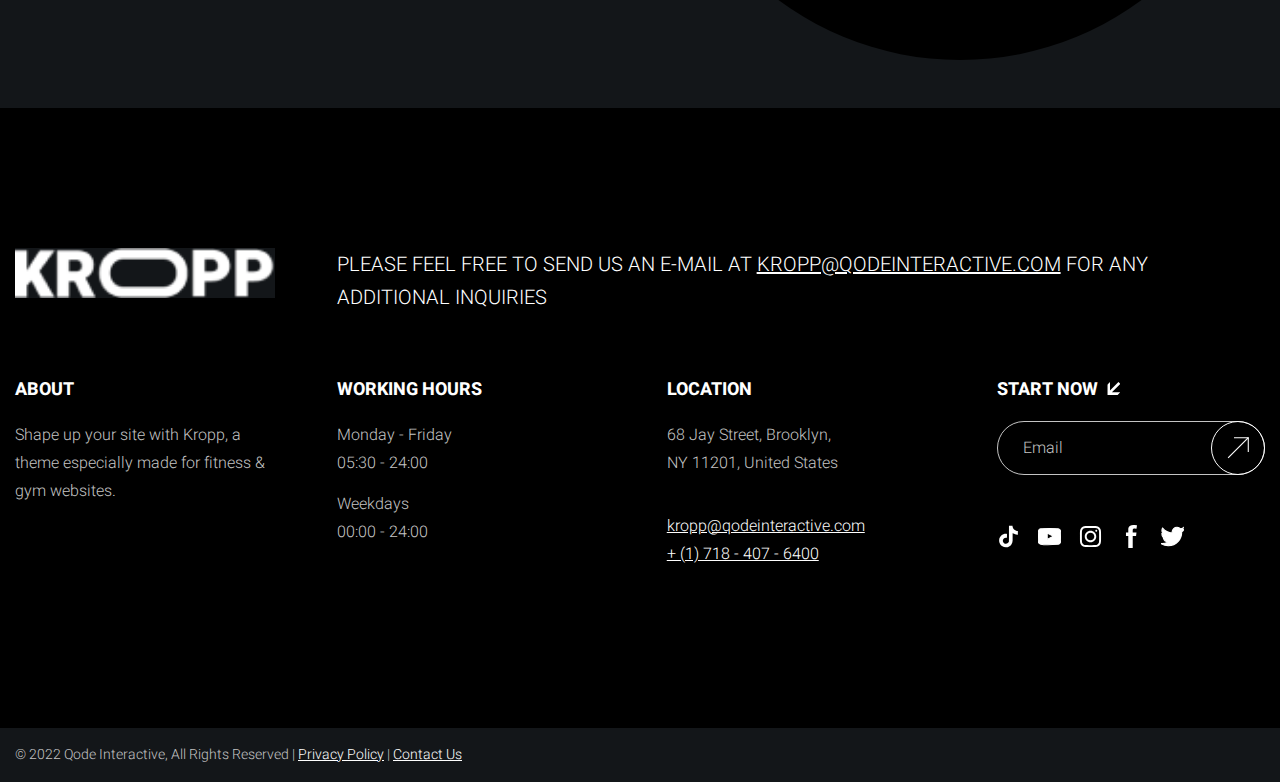
<file: Gym/index.html>
<!doctype html>
<html lang="en">
<head>
  <meta charset="UTF-8">
  <meta name="viewport"
        content="width=device-width, user-scalable=no, initial-scale=1.0, maximum-scale=1.0, minimum-scale=1.0">
  <meta http-equiv="X-UA-Compatible" content="ie=edge">
  <title>Kropp Fitness</title>
  <link rel="stylesheet" href="./styles.css">
</head>
<body>
  <header class="header">
    <a class="header-logo" href="/">
      <img
        class="header-logo-image"
        src="./images/logo.png"
        alt="Kropp Logo"
        width="135" height="25" loading="lazy"
      />
    </a>
    <nav class="header-menu">
      <ul class="header-menu-list">
        <li class="header-menu-item">
          <a class="header-menu-link is-current" href="/">Home</a>
        </li>
        <li class="header-menu-item">
          <a class="header-menu-link" href="/">Pages</a>
        </li>
        <li class="header-menu-item">
          <a class="header-menu-link" href="/">Portfolio</a>
        </li>
        <li class="header-menu-item">
          <a class="header-menu-link" href="/">Blog</a>
        </li>
        <li class="header-menu-item">
          <a class="header-menu-link" href="/">Shop</a>
        </li>
      </ul>
    </nav>
    <div class="header-actions">
      <button
        class="header-book-button button"
        type="button"
      >
        Book now
      </button>
      <button
        class="header-burger-button"
        type="button"
        title="Open menu"
      >
        <span class="visually-hidden">Open menu</span>
        <span class="header-burger-button-line"></span>
        <span class="header-burger-button-line"></span>
        <span class="header-burger-button-line"></span>
      </button>
    </div>
  </header>
  <main class="content">
    <h1 class="visually-hidden">Kropp Fitness Club</h1>
    <section class="banner">
      <h2 class="visually-hidden">Upcoming events</h2>
      <div class="banner-body">
        <div class="banner-info">
          New event<br/>
          coming up / <time datetime="06-07">june 7</time>&nbsp;-&nbsp;<time datetime="06-13">13</time>
        </div>
        <h3 class="banner-title">Crossfit</h3>
      </div>
      <div class="banner-pagination">
        <ul class="banner-pagination-list">
          <li class="banner-pagination-item">
            <button
              class="banner-pagination-button"
              type="button"
            ></button>
          </li>
          <li class="banner-pagination-item">
            <button
              class="banner-pagination-button"
              type="button"
            ></button>
          </li>
          <li class="banner-pagination-item">
            <button
              class="banner-pagination-button is-current"
              type="button"
            ></button>
          </li>
        </ul>
      </div>
    </section>
    <section class="motivation">
      <h2 class="visually-hidden">Motivation</h2>
      <ul class="motivation-list">
        <li class="motivation-item">
          <div class="motivation-card container">
            <div class="motivation-card-body">
              <h3
                class="motivation-card-title backdrop-title title-medium"
                data-title="Strong"
              >
                Be you, just stronger!<br/>
                Power is in you
              </h3>
              <div class="motivation-card-description">
                <p>Unum solum justo ex ius. Pro cu probo laboramus eius insolens euripidis te eos, ut agam tota.</p>
              </div>
              <a class="motivation-card-button button transparent" href="/">
                View more
              </a>
            </div>
            <img
              class="motivation-card-image"
              src="./images/motivation/1.jpg"
              alt="A man pulling himself up on a horizontal bar"
              width="518" height="760" loading="lazy"
            />
          </div>
        </li>
        <li class="motivation-item">
          <div class="motivation-card container">
            <div class="motivation-card-body">
              <h3
                class="motivation-card-title backdrop-title title-medium"
                data-title="Start"
              >
                Today is the best<br/>
                day to start!
              </h3>
              <div class="motivation-card-description">
                <p>Sed abhorreant constituam consectetuer eu. At mei clita deserunt, his movet molestie nemore.</p>
              </div>
              <a class="motivation-card-button button transparent" href="/">
                View more
              </a>
            </div>
            <img
              class="motivation-card-image"
              src="./images/motivation/2.jpg"
              alt="Man with dumbbells"
              width="518" height="760" loading="lazy"
            />
          </div>
        </li>
      </ul>
    </section>
    <section class="training-types container-wide">
      <h2 class="visually-hidden">Types of training</h2>
      <ul class="training-types-list">
        <li class="training-types-item">
          <img
            class="training-types-image"
            src="./images/training-types/1.svg"
            alt=""
            width="150" height="140" loading="lazy"
          />
          <h3 class="training-types-item-title">Maxpump</h3>
        </li>
        <li class="training-types-item">
          <img
            class="training-types-image"
            src="./images/training-types/2.svg"
            alt=""
            width="150" height="140" loading="lazy"
          />
          <h3 class="training-types-item-title">aron gym</h3>
        </li>
        <li class="training-types-item">
          <img
            class="training-types-image"
            src="./images/training-types/3.svg"
            alt=""
            width="150" height="140" loading="lazy"
          />
          <h3 class="training-types-item-title">fit & tone</h3>
        </li>
        <li class="training-types-item">
          <img
            class="training-types-image"
            src="./images/training-types/4.svg"
            alt=""
            width="150" height="140" loading="lazy"
          />
          <h3 class="training-types-item-title">forza</h3>
        </li>
        <li class="training-types-item">
          <img
            class="training-types-image"
            src="./images/training-types/5.svg"
            alt=""
            width="150" height="140" loading="lazy"
          />
          <h3 class="training-types-item-title">balance fitness</h3>
        </li>
        <li class="training-types-item">
          <img
            class="training-types-image"
            src="./images/training-types/6.svg"
            alt=""
            width="150" height="140" loading="lazy"
          />
          <h3 class="training-types-item-title">body sculpt</h3>
        </li>
      </ul>
    </section>
    <section class="join-us">
      <div class="join-us-video-wrapper">
        <video
          class="join-us-video"
          src=""
          width="960" height="600"
          poster="./images/video-placeholder.jpg"
        ></video>
        <button
          class="join-us-video-play-button"
          type="button"
        >
          Play
        </button>
      </div>
      <div class="join-us-body container">
        <h2 class="join-us-title">Join us</h2>
        <form class="join-us-form">
          <header class="join-us-form-header">
            <h3
              class="join-us-form-title backdrop-title centered title-big"
              data-title="Go!"
            >
              Start here
            </h3>
            <div class="join-us-form-subtitle section-description">
              fill the form below to start your journey
            </div>
          </header>
          <div class="join-us-form-body">
            <label class="visually-hidden" for="username">Name</label>
            <input
              class="join-us-form-input input"
              id="username"
              placeholder="Name"
            />
            <label class="visually-hidden" for="email">Email</label>
            <input
              class="join-us-form-input input"
              id="email"
              placeholder="Email"
              type="email"
            />
            <button
              class="join-us-form-button button transparent"
              type="submit"
            >
              Subscribe
            </button>
          </div>
        </form>
      </div>
    </section>
    <section class="location container-wide">
      <img
        class="location-map-image"
        src="./images/map.jpg"
        alt="Branches on the map"
        width="960" height="600" loading="lazy"
      />
      <div class="location-body">
        <h2
          class="location-title title-medium backdrop-title centered"
          data-title="Look"
        >
          Find us near you
        </h2>
        <div class="location-description">
          <p>Nec suas signiferumque id. An eum labore commodo principes. Usu diam noluisse cu, nam adipisci</p>
        </div>
        <a class="location-button button transparent" href="/">
          View more
        </a>
      </div>
    </section>
    <section class="family">
      <header class="family-header container">
        <h2
          class="family-title title-big backdrop-title centered"
          data-title="Part"
        >
          Be a part of our fit family
        </h2>
        <div class="family-description section-description">
          <p>Training helps you think and feel better. join us!</p>
        </div>
      </header>
      <div class="family-body container-wide">
        <img
          class="family-image"
          src="./images/family/1.jpg"
          alt="Training people"
          width="414" height="479" loading="lazy"
        />
        <img
          class="family-image"
          src="./images/family/2.jpg"
          alt="Training people"
          width="744" height="479" loading="lazy"
        />
        <img
          class="family-image"
          src="./images/family/3.jpg"
          alt="Training people"
          width="396" height="479" loading="lazy"
        />
        <img
          class="family-image"
          src="./images/family/4.jpg"
          alt="Training people"
          width="396" height="479" loading="lazy"
        />
        <img
          class="family-image"
          src="./images/family/5.jpg"
          alt="Training people"
          width="414" height="479" loading="lazy"
        />
      </div>
    </section>
    <section class="calculate">
      <div class="calculate-inner container">
        <div class="calculate-body">
          <h2
            class="calculate-title title-medium backdrop-title"
            data-title="BMI"
          >
            Input your BMI
          </h2>
          <div class="calculate-description">
            <p>Duo graece ponderum ne, ei mel aliquando. Pro te tamquam nonumes, nam no nemore epicurei</p>
          </div>
          <form class="calculate-form">
            <div class="calculate-form-body">
              <label class="visually-hidden" for="height">Height</label>
              <input
                class="calculate-input input"
                id="height"
                type="number"
                placeholder="Height / cm"
              />

              <label class="visually-hidden" for="weight">Weight</label>
              <input
                class="calculate-input input"
                id="weight"
                type="number"
                placeholder="Weight / kg"
              />

              <label class="visually-hidden" for="age">Age</label>
              <input
                class="calculate-input input"
                id="age"
                type="number"
                placeholder="Age"
              />

              <label class="visually-hidden" for="gender">Gender</label>
              <select class="calculate-input input" id="gender" required>
                <option value="" disabled selected>Gender</option>
                <option value="male">Male</option>
                <option value="female">Female</option>
              </select>

              <label class="visually-hidden" for="activity-factor">Activity factor</label>
              <select class="calculate-input input wide" id="activity-factor" required>
                <option value="" disabled selected>Select an activity factor</option>
                <option value="1">1</option>
                <option value="2">2</option>
              </select>
            </div>
            <button
              class="calculate-button button transparent"
              type="submit"
            >
              Calculate
            </button>
          </form>
        </div>
        <div class="calculate-table-wrapper">
          <table class="calculate-table">
            <thead>
              <tr>
                <th>BMI</th>
                <th>Weight status</th>
              </tr>
            </thead>
            <tbody>
              <tr>
                <td>Below 18.5</td>
                <td>Underweight</td>
              </tr>
              <tr>
                <td>18.5 - 24.9</td>
                <td>Healthy</td>
              </tr>
              <tr>
                <td>25.0 - 29.9</td>
                <td>Overweight</td>
              </tr>
              <tr>
                <td>30.0 - and Above</td>
                <td>Obese</td>
              </tr>
            </tbody>
            <tfoot>
              <tr>
                <td colspan="2"><b>BMR</b>  Metabolic Rate / <b>BMI</b>  Body Mass Index</td>
              </tr>
            </tfoot>
          </table>
        </div>
      </div>
    </section>
  </main>
  <footer class="footer">
    <div class="footer-main">
      <div class="footer-main-inner container">
        <header class="footer-header">
          <a class="footer-logo" href="/">
            <img
              class="footer-logo-image"
              src="./images/logo.png"
              alt="Kropp Logo"
              width="270" height="50" loading="lazy"
            />
          </a>
          <p class="footer-description section-description">
            please feel free to send us an e-mail at <a href="mailto:kropp@qodeinteractive.com">kropp@qodeinteractive.com</a> For any additional inquiries
          </p>
        </header>
        <div class="footer-body">
          <div class="footer-column">
            <h2 class="footer-column-title">About</h2>
            <p class="footer-about">
              Shape up your site with Kropp, a theme especially made for fitness & gym websites.
            </p>
          </div>
          <div class="footer-column">
            <h2 class="footer-column-title">Working hours</h2>
            <div class="footer-schedule">
              Monday - Friday<br/>
              <time datetime="05:30/24:00">05:30 - 24:00</time>
            </div>
            <div class="footer-schedule">
              Weekdays<br/>
              <time datetime="00:00/24:00">00:00 - 24:00</time>
            </div>
          </div>
          <div class="footer-column">
            <h2 class="footer-column-title">Location</h2>
            <address class="footer-address">
              68 Jay Street, Brooklyn,<br/>
              NY 11201, United States
            </address>
            <div class="footer-contacts">
              <ul class="footer-contacts-list">
                <li class="footer-contacts-item">
                  <a class="footer-contacts-link" href="mailto:kropp@qodeinteractive.com">kropp@qodeinteractive.com</a>
                </li>
                <li class="footer-contacts-item">
                  <a class="footer-contacts-link" href="tel:+17184076400">+ (1) 718 - 407 - 6400</a>
                </li>
              </ul>
            </div>
          </div>
          <div class="footer-column">
            <h2 class="footer-column-title has-arrow">start now</h2>
            <form class="footer-subscribe">
              <label class="visually-hidden" for="subscribe-email">Email</label>
              <input
                class="footer-subscribe-input input"
                id="subscribe-email"
                type="email"
                placeholder="Email"
              />
              <button
                class="footer-subscribe-button"
                type="submit"
                title="Subscribe"
              >
                <span class="visually-hidden">Subscribe</span>
              </button>
            </form>
            <div class="footer-soc1als">
              <ul class="footer-soc1als-list">
                <li class="footer-soc1als-item">
                  <a class="footer-soc1als-link" href="/" target="_blank">
                    <svg fill="#000000" viewBox="0 0 32 32" version="1.1" xmlns="http://www.w3.org/2000/svg">
                      <path fill="black" d="M16.656 1.029c1.637-0.025 3.262-0.012 4.886-0.025 0.054 2.031 0.878 3.859 2.189 5.213l-0.002-0.002c1.411 1.271 3.247 2.095 5.271 2.235l0.028 0.002v5.036c-1.912-0.048-3.71-0.489-5.331-1.247l0.082 0.034c-0.784-0.377-1.447-0.764-2.077-1.196l0.052 0.034c-0.012 3.649 0.012 7.298-0.025 10.934-0.103 1.853-0.719 3.543-1.707 4.954l0.020-0.031c-1.652 2.366-4.328 3.919-7.371 4.011l-0.014 0c-0.123 0.006-0.268 0.009-0.414 0.009-1.73 0-3.347-0.482-4.725-1.319l0.040 0.023c-2.508-1.509-4.238-4.091-4.558-7.094l-0.004-0.041c-0.025-0.625-0.037-1.25-0.012-1.862 0.49-4.779 4.494-8.476 9.361-8.476 0.547 0 1.083 0.047 1.604 0.136l-0.056-0.008c0.025 1.849-0.050 3.699-0.050 5.548-0.423-0.153-0.911-0.242-1.42-0.242-1.868 0-3.457 1.194-4.045 2.861l-0.009 0.030c-0.133 0.427-0.21 0.918-0.21 1.426 0 0.206 0.013 0.41 0.037 0.61l-0.002-0.024c0.332 2.046 2.086 3.59 4.201 3.59 0.061 0 0.121-0.001 0.181-0.004l-0.009 0c1.463-0.044 2.733-0.831 3.451-1.994l0.010-0.018c0.267-0.372 0.45-0.822 0.511-1.311l0.001-0.014c0.125-2.237 0.075-4.461 0.087-6.698 0.012-5.036-0.012-10.060 0.025-15.083z"></path>
                    </svg>
                  </a>
                </li>
                <li class="footer-soc1als-item">
                  <a class="footer-soc1als-link" href="/" target="_blank">
                    <svg viewBox="0 -3 20 20" version="1.1" xmlns="http://www.w3.org/2000/svg" xmlns:xlink="http://www.w3.org/1999/xlink">
                      <g id="Page-1" stroke="none" stroke-width="1" fill="none" fill-rule="evenodd">
                        <g id="Dribbble-Light-Preview" transform="translate(-300.000000, -7442.000000)" fill="#000000">
                          <g id="icons" transform="translate(56.000000, 160.000000)">
                            <path d="M251.988432,7291.58588 L251.988432,7285.97425 C253.980638,7286.91168 255.523602,7287.8172 257.348463,7288.79353 C255.843351,7289.62824 253.980638,7290.56468 251.988432,7291.58588 M263.090998,7283.18289 C262.747343,7282.73013 262.161634,7282.37809 261.538073,7282.26141 C259.705243,7281.91336 248.270974,7281.91237 246.439141,7282.26141 C245.939097,7282.35515 245.493839,7282.58153 245.111335,7282.93357 C243.49964,7284.42947 244.004664,7292.45151 244.393145,7293.75096 C244.556505,7294.31342 244.767679,7294.71931 245.033639,7294.98558 C245.376298,7295.33761 245.845463,7295.57995 246.384355,7295.68865 C247.893451,7296.0008 255.668037,7296.17532 261.506198,7295.73552 C262.044094,7295.64178 262.520231,7295.39147 262.895762,7295.02447 C264.385932,7293.53455 264.28433,7285.06174 263.090998,7283.18289" id="youtube-[#168]">

                            </path>
                          </g>
                        </g>
                      </g>
                    </svg>
                  </a>
                </li>
                <li class="footer-soc1als-item">
                  <a class="footer-soc1als-link" href="/" target="_blank">
                    <svg viewBox="0 0 24 24" fill="none" xmlns="http://www.w3.org/2000/svg">
                      <path fill-rule="evenodd" clip-rule="evenodd" d="M12 18C15.3137 18 18 15.3137 18 12C18 8.68629 15.3137 6 12 6C8.68629 6 6 8.68629 6 12C6 15.3137 8.68629 18 12 18ZM12 16C14.2091 16 16 14.2091 16 12C16 9.79086 14.2091 8 12 8C9.79086 8 8 9.79086 8 12C8 14.2091 9.79086 16 12 16Z" fill="#0F0F0F"/>
                      <path d="M18 5C17.4477 5 17 5.44772 17 6C17 6.55228 17.4477 7 18 7C18.5523 7 19 6.55228 19 6C19 5.44772 18.5523 5 18 5Z" fill="#0F0F0F"/>
                      <path fill-rule="evenodd" clip-rule="evenodd" d="M1.65396 4.27606C1 5.55953 1 7.23969 1 10.6V13.4C1 16.7603 1 18.4405 1.65396 19.7239C2.2292 20.8529 3.14708 21.7708 4.27606 22.346C5.55953 23 7.23969 23 10.6 23H13.4C16.7603 23 18.4405 23 19.7239 22.346C20.8529 21.7708 21.7708 20.8529 22.346 19.7239C23 18.4405 23 16.7603 23 13.4V10.6C23 7.23969 23 5.55953 22.346 4.27606C21.7708 3.14708 20.8529 2.2292 19.7239 1.65396C18.4405 1 16.7603 1 13.4 1H10.6C7.23969 1 5.55953 1 4.27606 1.65396C3.14708 2.2292 2.2292 3.14708 1.65396 4.27606ZM13.4 3H10.6C8.88684 3 7.72225 3.00156 6.82208 3.0751C5.94524 3.14674 5.49684 3.27659 5.18404 3.43597C4.43139 3.81947 3.81947 4.43139 3.43597 5.18404C3.27659 5.49684 3.14674 5.94524 3.0751 6.82208C3.00156 7.72225 3 8.88684 3 10.6V13.4C3 15.1132 3.00156 16.2777 3.0751 17.1779C3.14674 18.0548 3.27659 18.5032 3.43597 18.816C3.81947 19.5686 4.43139 20.1805 5.18404 20.564C5.49684 20.7234 5.94524 20.8533 6.82208 20.9249C7.72225 20.9984 8.88684 21 10.6 21H13.4C15.1132 21 16.2777 20.9984 17.1779 20.9249C18.0548 20.8533 18.5032 20.7234 18.816 20.564C19.5686 20.1805 20.1805 19.5686 20.564 18.816C20.7234 18.5032 20.8533 18.0548 20.9249 17.1779C20.9984 16.2777 21 15.1132 21 13.4V10.6C21 8.88684 20.9984 7.72225 20.9249 6.82208C20.8533 5.94524 20.7234 5.49684 20.564 5.18404C20.1805 4.43139 19.5686 3.81947 18.816 3.43597C18.5032 3.27659 18.0548 3.14674 17.1779 3.0751C16.2777 3.00156 15.1132 3 13.4 3Z" fill="#0F0F0F"/>
                    </svg>
                  </a>
                </li>
                <li class="footer-soc1als-item">
                  <a class="footer-soc1als-link" href="/" target="_blank">
                    <svg fill="#000000"  version="1.1" xmlns="http://www.w3.org/2000/svg" xmlns:xlink="http://www.w3.org/1999/xlink"
                         viewBox="0 0 512 512" xml:space="preserve">

                      <g id="7935ec95c421cee6d86eb22ecd11b7e3">

                      <path fill="black" style="display: inline;" d="M283.122,122.174c0,5.24,0,22.319,0,46.583h83.424l-9.045,74.367h-74.379
                          c0,114.688,0,268.375,0,268.375h-98.726c0,0,0-151.653,0-268.375h-51.443v-74.367h51.443c0-29.492,0-50.463,0-56.302
                          c0-27.82-2.096-41.02,9.725-62.578C205.948,28.32,239.308-0.174,297.007,0.512c57.713,0.711,82.04,6.263,82.04,6.263
                          l-12.501,79.257c0,0-36.853-9.731-54.942-6.263C293.539,83.238,283.122,94.366,283.122,122.174z">

                      </path>

                      </g>

                      </svg>
                  </a>
                </li>
                <li class="footer-soc1als-item">
                  <a class="footer-soc1als-link" href="/" target="_blank">
                    <svg viewBox="0 -2 20 20" version="1.1" xmlns="http://www.w3.org/2000/svg" xmlns:xlink="http://www.w3.org/1999/xlink">
                      <g id="Page-1" stroke="none" stroke-width="1" fill="none" fill-rule="evenodd">
                        <g id="Dribbble-Light-Preview" transform="translate(-60.000000, -7521.000000)" fill="#000000">
                          <g id="icons" transform="translate(56.000000, 160.000000)">
                            <path d="M10.29,7377 C17.837,7377 21.965,7370.84365 21.965,7365.50546 C21.965,7365.33021 21.965,7365.15595 21.953,7364.98267 C22.756,7364.41163 23.449,7363.70276 24,7362.8915 C23.252,7363.21837 22.457,7363.433 21.644,7363.52751 C22.5,7363.02244 23.141,7362.2289 23.448,7361.2926 C22.642,7361.76321 21.761,7362.095 20.842,7362.27321 C19.288,7360.64674 16.689,7360.56798 15.036,7362.09796 C13.971,7363.08447 13.518,7364.55538 13.849,7365.95835 C10.55,7365.79492 7.476,7364.261 5.392,7361.73762 C4.303,7363.58363 4.86,7365.94457 6.663,7367.12996 C6.01,7367.11125 5.371,7366.93797 4.8,7366.62489 L4.8,7366.67608 C4.801,7368.5989 6.178,7370.2549 8.092,7370.63591 C7.488,7370.79836 6.854,7370.82199 6.24,7370.70483 C6.777,7372.35099 8.318,7373.47829 10.073,7373.51078 C8.62,7374.63513 6.825,7375.24554 4.977,7375.24358 C4.651,7375.24259 4.325,7375.22388 4,7375.18549 C5.877,7376.37088 8.06,7377 10.29,7376.99705" id="twitter-[#154]">

                            </path>
                          </g>
                        </g>
                      </g>
                    </svg>
                  </a>
                </li>
              </ul>
            </div>
          </div>
        </div>
      </div>
    </div>
    <div class="footer-extra">
      <div class="footer-extra-inner container">
        <div class="footer-copyright">
          © <time datetime="2022">2022</time> Qode Interactive, All Rights Reserved | <a href="/">Privacy Policy</a> | <a href="/">Contact Us</a>
        </div>
      </div>
    </div>
  </footer>
</body>
</html>
</file>
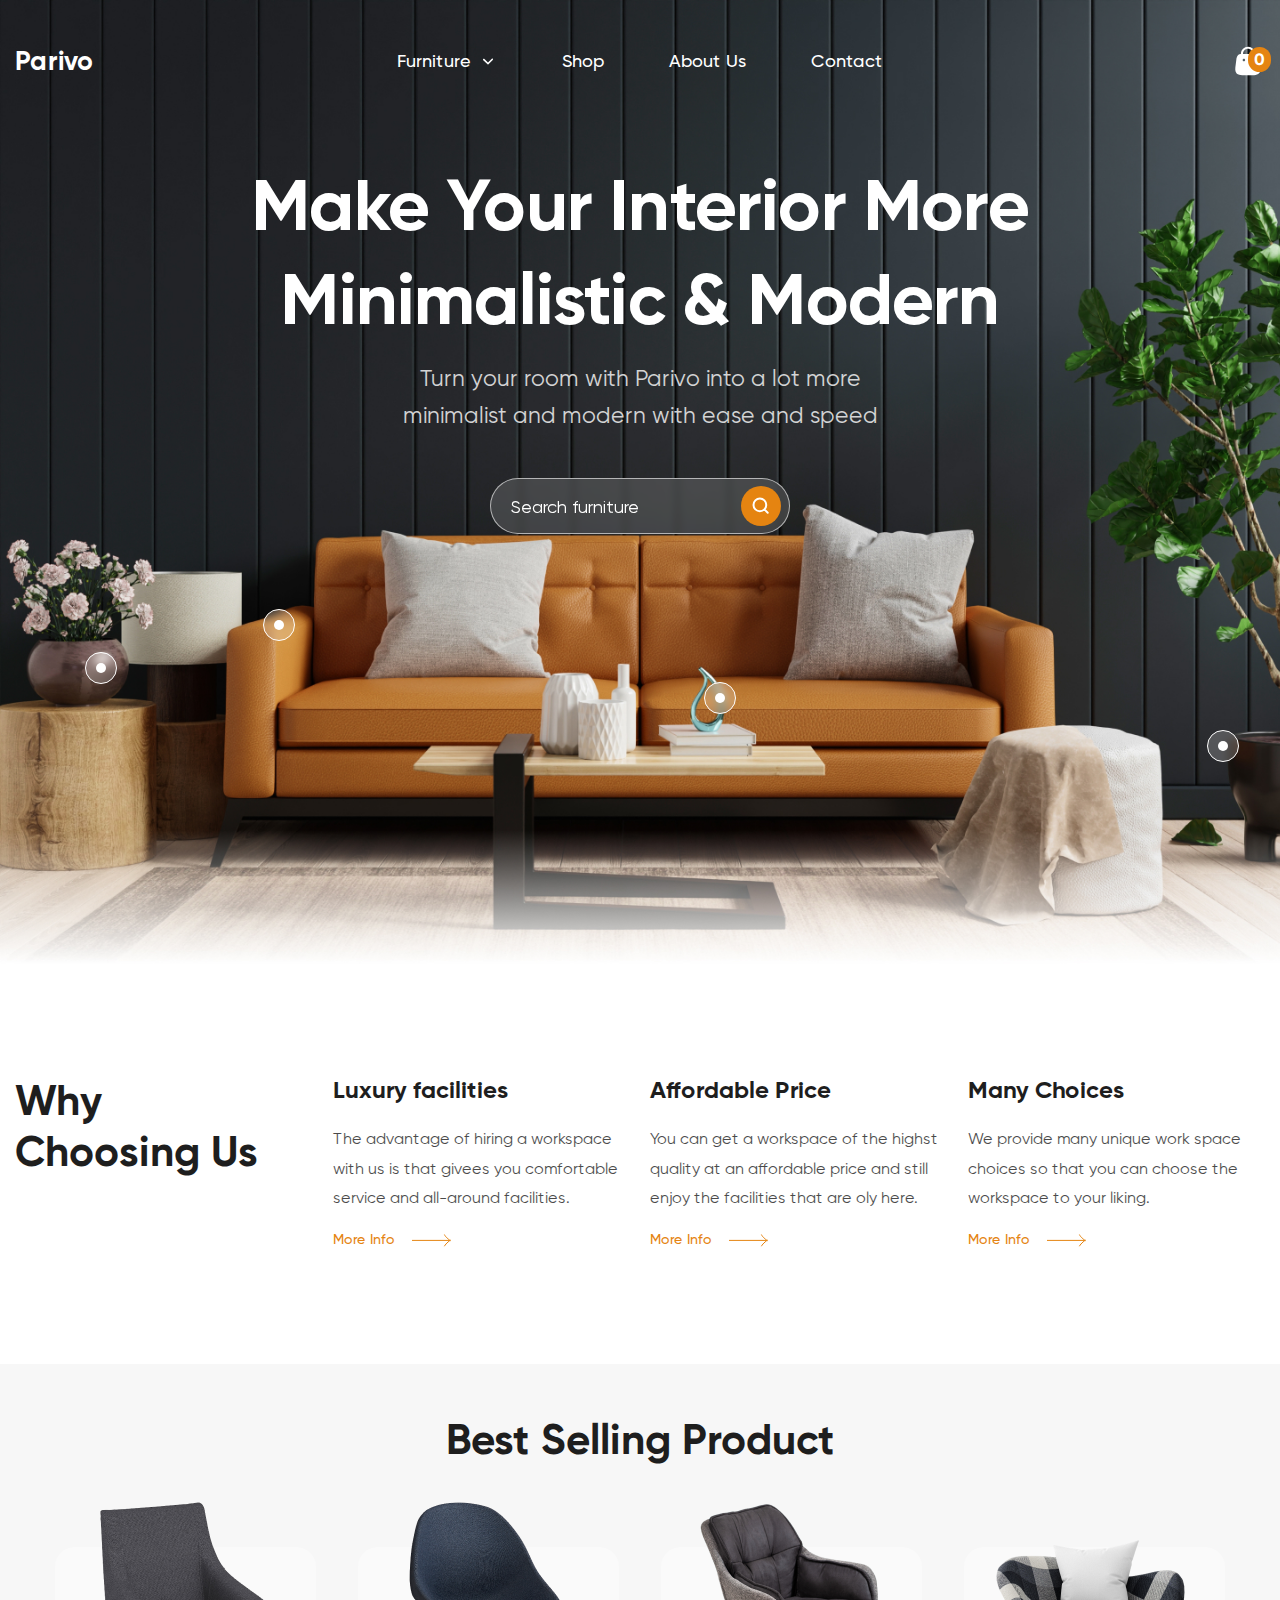
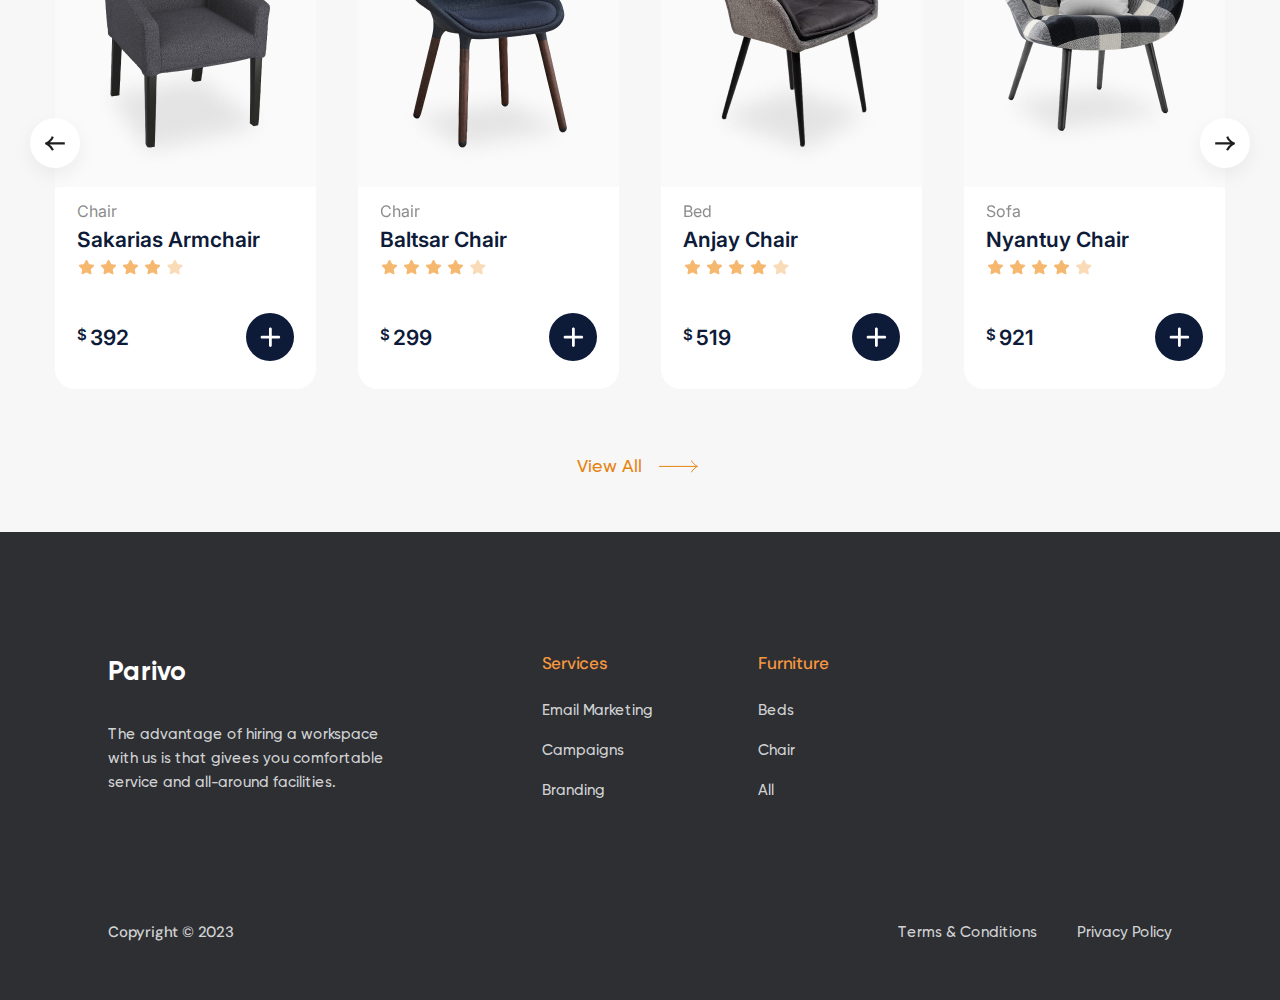
<file: Parivo/index.html>
<!DOCTYPE html>
<html lang="en">
	<head>
		<meta charset="UTF-8" />
		<meta name="viewport" content="width=device-width, initial-scale=1.0" />
		<title>Parivo</title>
		<link rel="stylesheet" href="./css/main.css" />
        <link rel="stylesheet" href="https://cdn.jsdelivr.net/npm/swiper@11/swiper-bundle.min.css" />
	</head>
	<body>
		<header class="header">
			<div class="container">
				<nav class="header__nav nav">

                    <div class="nav__logo">
                        <a href="#!" class="logo">Parivo</a>
                    </div>

					<ul class="nav-list">
                       	<li class="nav-list__item">
							<a href="#furniture" class="nav-list__link nav-list__link--dropdown">Furniture</a>
                            <div class="nav-list__sub-nav">
                                <ul class="sub-nav">
                                    <li class="sub-nav__item"><a href="#!" class="sub-nav__link">Home</a></li>
                                    <li class="sub-nav__item"><a href="#!" class="sub-nav__link">Services</a></li>
                                    <li class="sub-nav__item"><a href="#!" class="sub-nav__link">Products</a></li>
                                    <li class="sub-nav__item"><a href="#!" class="sub-nav__link">Contacts</a></li>
                                </ul>
                            </div>
						</li>
						<li class="nav-list__item">
							<a href="#!" class="nav-list__link">Shop</a>
						</li>
						<li class="nav-list__item">
							<a href="#!" class="nav-list__link">About Us</a>
						</li>
						<li class="nav-list__item">
							<a href="#!" class="nav-list__link">Contact</a>
						</li>
					</ul>

					<a href="#!" class="cart">
						<img
							class="cart__img"
							src="./img/icons/cart.svg"
							alt=""
						/>
						<div class="cart__count">0</div>
					</a>

                    <button id="open-mobile-nav-btn" class="nav__btn"><img src="./img/icons/mobile-nav.svg" alt="Open navigation"></button>
				</nav>

				<div class="header__content">
					<h1 class="header__title">
						Make your interior more minimalistic & modern
					</h1>
					<p>
						Turn your room with Parivo into a lot more minimalist and
						modern with ease and speed
					</p>

                    <div class="header__search">
                        <form action="" class="search-form">
                            <input
                                placeholder="Search furniture"
                                type="text"
                                class="search-form__input"
                                autocomplete="off"
                            />
                            <button class="search-form__btn">
                                <img src="./img/icons/search.svg" alt="Search" />
                            </button>
                        </form>
                    </div>

				</div>

				<div class="header__dot header__dot--sofa">
					<button class="info-dot">
						<div class="info-dot__circle"></div>
						<div class="info-dot__radius"></div>
					</button>
                    <div class="info-hint none">
                        <label>
                            <input type="radio" name="sofa-color" class="info-hint__radio">
                            <div class="info-hint__radio-fake info-hint__radio-fake--orange"></div>
                        </label>

                        <label>
                            <input type="radio" name="sofa-color" class="info-hint__radio">
                            <div class="info-hint__radio-fake info-hint__radio-fake--biruza"></div>
                        </label>

                        <label>
                            <input type="radio" name="sofa-color" class="info-hint__radio">
                            <div class="info-hint__radio-fake info-hint__radio-fake--gray"></div>
                        </label>
                    </div>
				</div>

				<div class="header__dot header__dot--vase">
					<button class="info-dot">
						<div class="info-dot__circle"></div>
						<div class="info-dot__radius"></div>
					</button>
                    <div class="info-hint none">
                        <label>
                            <input type="radio" name="sofa-color" class="info-hint__radio">
                            <div class="info-hint__radio-fake info-hint__radio-fake--orange"></div>
                        </label>

                        <label>
                            <input type="radio" name="sofa-color" class="info-hint__radio">
                            <div class="info-hint__radio-fake info-hint__radio-fake--biruza"></div>
                        </label>

                        <label>
                            <input type="radio" name="sofa-color" class="info-hint__radio">
                            <div class="info-hint__radio-fake info-hint__radio-fake--gray"></div>
                        </label>
                    </div>
				</div>

				<div class="header__dot header__dot--item">
					<button class="info-dot">
						<div class="info-dot__circle"></div>
						<div class="info-dot__radius"></div>
					</button>
                    <div class="info-hint none">
                        <label>
                            <input type="radio" name="sofa-color" class="info-hint__radio">
                            <div class="info-hint__radio-fake info-hint__radio-fake--orange"></div>
                        </label>

                        <label>
                            <input type="radio" name="sofa-color" class="info-hint__radio">
                            <div class="info-hint__radio-fake info-hint__radio-fake--biruza"></div>
                        </label>

                        <label>
                            <input type="radio" name="sofa-color" class="info-hint__radio">
                            <div class="info-hint__radio-fake info-hint__radio-fake--gray"></div>
                        </label>
                    </div>
				</div>

				<div class="header__dot header__dot--wall">
					<button class="info-dot">
						<div class="info-dot__circle"></div>
						<div class="info-dot__radius"></div>
					</button>
                    <div class="info-hint none">
                        <label>
                            <input type="radio" name="sofa-color" class="info-hint__radio">
                            <div class="info-hint__radio-fake info-hint__radio-fake--orange"></div>
                        </label>

                        <label>
                            <input type="radio" name="sofa-color" class="info-hint__radio">
                            <div class="info-hint__radio-fake info-hint__radio-fake--biruza"></div>
                        </label>

                        <label>
                            <input type="radio" name="sofa-color" class="info-hint__radio">
                            <div class="info-hint__radio-fake info-hint__radio-fake--gray"></div>
                        </label>
                    </div>
				</div>
			</div>
		</header>

        <section class="benefits">
            <div class="container">
                <div class="benefits__grid">

                    <div class="benefits__title">
                        <h2 class="title-2">Why Choosing Us</h2>
                    </div>

                    <div class="benefit">
                        <h3 class="benefit__title">Luxury facilities</h3>
                        <p class="benefit__text">The advantage of hiring a workspace with us is that givees you comfortable service and all-around facilities.</p>
                        <a class="read-more" href="#!">More Info</a>
                    </div>

                    <div class="benefit">
                        <h3 class="benefit__title">Affordable Price</h3>
                        <p class="benefit__text">You can get a workspace of the highst quality at an affordable price and still enjoy the facilities that are oly here.</p>
                        <a class="read-more" href="#!">More Info</a>
                    </div>

                    <div class="benefit">
                        <h3 class="benefit__title">Many Choices</h3>
                        <p class="benefit__text">We provide many unique work space choices so that you can choose the workspace to your liking.</p>
                        <a class="read-more" href="#!">More Info</a>
                    </div>

                </div>
            </div>
        </section>

        <section class="products">
            <div class="container">

                <div class="products__title">
                    <h2 class="title-2">Best Selling Product</h2>
                </div>

                <div class="products__tabs none">
                    <div class="tab-controls">
                        <button data-tab="all" class="tab-controls__btn tab-controls__btn--active">All</button>
                        <button data-tab="chair" class="tab-controls__btn">Chair</button>
                        <button data-tab="bed" class="tab-controls__btn">Beds</button>
                        <button data-tab="sofa" class="tab-controls__btn">Sofa</button>
                        <button data-tab="lamp" class="tab-controls__btn">Lamp</button>
                    </div>
                </div>

                <div class="products__slider">

                    <!-- //slider -->
                    <div class="slider">

                        <!-- Slider main container -->
                        <div class="swiper">

                            <!-- Additional required wrapper -->
                            <div class="swiper-wrapper">
                                <!-- Slides -->
                                <article data-tab-value="chair" class="card swiper-slide">
                                    <a href="#product-page" class="card__link"></a>
                                    <div class="card__photo">
                                        <img src="./img/products/chair-01.png" srcset="./img/products/chair-01@2x.png 2x" alt="Title" class="card__img">
                                    </div>

                                    <div class="card__desc">

                                        <a href="#category" class="card__category">Chair</a>
                                        <h3 class="card__title">Sakarias Armchair</h3>

                                        <div class="card__rating">
                                            <img src="./img/icons/star.svg" alt="">
                                            <img src="./img/icons/star.svg" alt="">
                                            <img src="./img/icons/star.svg" alt="">
                                            <img src="./img/icons/star.svg" alt="">
                                            <img src="./img/icons/star-off.svg" alt="">
                                        </div>

                                        <div class="card__footer">
                                            <div class="card__price" data-value="$">392</div>
                                            <button class="card__btn">
                                                Add to cart
                                                <img src="./img/icons/plus.svg" alt="Add to cart">
                                            </button>
                                        </div>

                                    </div>
                                </article>

                                <article data-tab-value="chair" class="card swiper-slide">
                                    <a href="#product-page" class="card__link"></a>
                                    <div class="card__photo">
                                        <img src="./img/products/chair-02.png" srcset="./img/products/chair-02@2x.png 2x" alt="Title" class="card__img">
                                    </div>

                                    <div class="card__desc">

                                        <a href="#category" class="card__category">Chair</a>
                                        <h3 class="card__title">Baltsar Chair</h3>

                                        <div class="card__rating">
                                            <img src="./img/icons/star.svg" alt="">
                                            <img src="./img/icons/star.svg" alt="">
                                            <img src="./img/icons/star.svg" alt="">
                                            <img src="./img/icons/star.svg" alt="">
                                            <img src="./img/icons/star-off.svg" alt="">
                                        </div>

                                        <div class="card__footer">
                                            <div class="card__price" data-value="$">299</div>
                                            <button class="card__btn">
                                                Add to cart
                                                <img src="./img/icons/plus.svg" alt="Add to cart">
                                            </button>
                                        </div>

                                    </div>
                                </article>

                                <article data-tab-value="bed" class="card swiper-slide">
                                    <a href="#product-page" class="card__link"></a>
                                    <div class="card__photo">
                                        <img src="./img/products/chair-03.png" srcset="./img/products/chair-03@2x.png 2x" alt="Title" class="card__img">
                                    </div>

                                    <div class="card__desc">

                                        <a href="#category" class="card__category">Bed</a>
                                        <h3 class="card__title">Anjay Chair</h3>

                                        <div class="card__rating">
                                            <img src="./img/icons/star.svg" alt="">
                                            <img src="./img/icons/star.svg" alt="">
                                            <img src="./img/icons/star.svg" alt="">
                                            <img src="./img/icons/star.svg" alt="">
                                            <img src="./img/icons/star-off.svg" alt="">
                                        </div>

                                        <div class="card__footer">
                                            <div class="card__price" data-value="$">519</div>
                                            <button class="card__btn">
                                                Add to cart
                                                <img src="./img/icons/plus.svg" alt="Add to cart">
                                            </button>
                                        </div>

                                    </div>
                                </article>

                                <article data-tab-value="sofa" class="card swiper-slide">
                                    <a href="#product-page" class="card__link"></a>
                                    <div class="card__photo">
                                        <img src="./img/products/chair-04.png" srcset="./img/products/chair-04@2x.png 2x" alt="Title" class="card__img">
                                    </div>

                                    <div class="card__desc">

                                        <a href="#category" class="card__category">Sofa</a>
                                        <h3 class="card__title">Nyantuy Chair</h3>

                                        <div class="card__rating">
                                            <img src="./img/icons/star.svg" alt="">
                                            <img src="./img/icons/star.svg" alt="">
                                            <img src="./img/icons/star.svg" alt="">
                                            <img src="./img/icons/star.svg" alt="">
                                            <img src="./img/icons/star-off.svg" alt="">
                                        </div>

                                        <div class="card__footer">
                                            <div class="card__price" data-value="$">921</div>
                                            <button class="card__btn">
                                                Add to cart
                                                <img src="./img/icons/plus.svg" alt="Add to cart">
                                            </button>
                                        </div>

                                    </div>
                                </article>

                                <article data-tab-value="lamp" class="card swiper-slide">
                                    <a href="#product-page" class="card__link"></a>
                                    <div class="card__photo">
                                        <img src="./img/products/chair-01.png" srcset="./img/products/chair-01@2x.png 2x" alt="Title" class="card__img">
                                    </div>

                                    <div class="card__desc">

                                        <a href="#category" class="card__category">Lamp</a>
                                        <h3 class="card__title">Sakarias Armchair</h3>

                                        <div class="card__rating">
                                            <img src="./img/icons/star.svg" alt="">
                                            <img src="./img/icons/star.svg" alt="">
                                            <img src="./img/icons/star.svg" alt="">
                                            <img src="./img/icons/star.svg" alt="">
                                            <img src="./img/icons/star-off.svg" alt="">
                                        </div>

                                        <div class="card__footer">
                                            <div class="card__price" data-value="$">392</div>
                                            <button class="card__btn">
                                                Add to cart
                                                <img src="./img/icons/plus.svg" alt="Add to cart">
                                            </button>
                                        </div>

                                    </div>
                                </article>

                                <article data-tab-value="bed" class="card swiper-slide">
                                    <a href="#product-page" class="card__link"></a>
                                    <div class="card__photo">
                                        <img src="./img/products/chair-02.png" srcset="./img/products/chair-02@2x.png 2x" alt="Title" class="card__img">
                                    </div>

                                    <div class="card__desc">

                                        <a href="#category" class="card__category">Bed</a>
                                        <h3 class="card__title">Baltsar Chair</h3>

                                        <div class="card__rating">
                                            <img src="./img/icons/star.svg" alt="">
                                            <img src="./img/icons/star.svg" alt="">
                                            <img src="./img/icons/star.svg" alt="">
                                            <img src="./img/icons/star.svg" alt="">
                                            <img src="./img/icons/star-off.svg" alt="">
                                        </div>

                                        <div class="card__footer">
                                            <div class="card__price" data-value="$">299</div>
                                            <button class="card__btn">
                                                Add to cart
                                                <img src="./img/icons/plus.svg" alt="Add to cart">
                                            </button>
                                        </div>

                                    </div>
                                </article>

                                <article data-tab-value="sofa" class="card swiper-slide">
                                    <a href="#product-page" class="card__link"></a>
                                    <div class="card__photo">
                                        <img src="./img/products/chair-03.png" srcset="./img/products/chair-03@2x.png 2x" alt="Title" class="card__img">
                                    </div>

                                    <div class="card__desc">

                                        <a href="#category" class="card__category">Sofa</a>
                                        <h3 class="card__title">Anjay Chair</h3>

                                        <div class="card__rating">
                                            <img src="./img/icons/star.svg" alt="">
                                            <img src="./img/icons/star.svg" alt="">
                                            <img src="./img/icons/star.svg" alt="">
                                            <img src="./img/icons/star.svg" alt="">
                                            <img src="./img/icons/star-off.svg" alt="">
                                        </div>

                                        <div class="card__footer">
                                            <div class="card__price" data-value="$">519</div>
                                            <button class="card__btn">
                                                Add to cart
                                                <img src="./img/icons/plus.svg" alt="Add to cart">
                                            </button>
                                        </div>

                                    </div>
                                </article>

                                <article data-tab-value="lamp" class="card swiper-slide">
                                    <a href="#product-page" class="card__link"></a>
                                    <div class="card__photo">
                                        <img src="./img/products/chair-04.png" srcset="./img/products/chair-04@2x.png 2x" alt="Title" class="card__img">
                                    </div>

                                    <div class="card__desc">

                                        <a href="#category" class="card__category">Lamp</a>
                                        <h3 class="card__title">Nyantuy Chair</h3>

                                        <div class="card__rating">
                                            <img src="./img/icons/star.svg" alt="">
                                            <img src="./img/icons/star.svg" alt="">
                                            <img src="./img/icons/star.svg" alt="">
                                            <img src="./img/icons/star.svg" alt="">
                                            <img src="./img/icons/star-off.svg" alt="">
                                        </div>

                                        <div class="card__footer">
                                            <div class="card__price" data-value="$">921</div>
                                            <button class="card__btn">
                                                Add to cart
                                                <img src="./img/icons/plus.svg" alt="Add to cart">
                                            </button>
                                        </div>

                                    </div>
                                </article>

                                <article data-tab-value="bed" class="card swiper-slide">
                                    <a href="#product-page" class="card__link"></a>
                                    <div class="card__photo">
                                        <img src="./img/products/chair-04.png" srcset="./img/products/chair-04@2x.png 2x" alt="Title" class="card__img">
                                    </div>

                                    <div class="card__desc">

                                        <a href="#category" class="card__category">Bed</a>
                                        <h3 class="card__title">Nyantuy Chair</h3>

                                        <div class="card__rating">
                                            <img src="./img/icons/star.svg" alt="">
                                            <img src="./img/icons/star.svg" alt="">
                                            <img src="./img/icons/star.svg" alt="">
                                            <img src="./img/icons/star.svg" alt="">
                                            <img src="./img/icons/star-off.svg" alt="">
                                        </div>

                                        <div class="card__footer">
                                            <div class="card__price" data-value="$">921</div>
                                            <button class="card__btn">
                                                Add to cart
                                                <img src="./img/icons/plus.svg" alt="Add to cart">
                                            </button>
                                        </div>

                                    </div>
                                </article>

                                <article data-tab-value="chair" class="card swiper-slide">
                                    <a href="#product-page" class="card__link"></a>
                                    <div class="card__photo">
                                        <img src="./img/products/chair-01.png" srcset="./img/products/chair-01@2x.png 2x" alt="Title" class="card__img">
                                    </div>

                                    <div class="card__desc">

                                        <a href="#category" class="card__category">Chair</a>
                                        <h3 class="card__title">Sakarias Armchair</h3>

                                        <div class="card__rating">
                                            <img src="./img/icons/star.svg" alt="">
                                            <img src="./img/icons/star.svg" alt="">
                                            <img src="./img/icons/star.svg" alt="">
                                            <img src="./img/icons/star.svg" alt="">
                                            <img src="./img/icons/star-off.svg" alt="">
                                        </div>

                                        <div class="card__footer">
                                            <div class="card__price" data-value="$">392</div>
                                            <button class="card__btn">
                                                Add to cart
                                                <img src="./img/icons/plus.svg" alt="Add to cart">
                                            </button>
                                        </div>

                                    </div>
                                </article>

                                <article data-tab-value="chair" class="card swiper-slide">
                                    <a href="#product-page" class="card__link"></a>
                                    <div class="card__photo">
                                        <img src="./img/products/chair-02.png" srcset="./img/products/chair-02@2x.png 2x" alt="Title" class="card__img">
                                    </div>

                                    <div class="card__desc">

                                        <a href="#category" class="card__category">Chair</a>
                                        <h3 class="card__title">Baltsar Chair</h3>

                                        <div class="card__rating">
                                            <img src="./img/icons/star.svg" alt="">
                                            <img src="./img/icons/star.svg" alt="">
                                            <img src="./img/icons/star.svg" alt="">
                                            <img src="./img/icons/star.svg" alt="">
                                            <img src="./img/icons/star-off.svg" alt="">
                                        </div>

                                        <div class="card__footer">
                                            <div class="card__price" data-value="$">299</div>
                                            <button class="card__btn">
                                                Add to cart
                                                <img src="./img/icons/plus.svg" alt="Add to cart">
                                            </button>
                                        </div>

                                    </div>
                                </article>

                                <article data-tab-value="bed" class="card swiper-slide">
                                    <a href="#product-page" class="card__link"></a>
                                    <div class="card__photo">
                                        <img src="./img/products/chair-03.png" srcset="./img/products/chair-03@2x.png 2x" alt="Title" class="card__img">
                                    </div>

                                    <div class="card__desc">

                                        <a href="#category" class="card__category">Bed</a>
                                        <h3 class="card__title">Anjay Chair</h3>

                                        <div class="card__rating">
                                            <img src="./img/icons/star.svg" alt="">
                                            <img src="./img/icons/star.svg" alt="">
                                            <img src="./img/icons/star.svg" alt="">
                                            <img src="./img/icons/star.svg" alt="">
                                            <img src="./img/icons/star-off.svg" alt="">
                                        </div>

                                        <div class="card__footer">
                                            <div class="card__price" data-value="$">519</div>
                                            <button class="card__btn">
                                                Add to cart
                                                <img src="./img/icons/plus.svg" alt="Add to cart">
                                            </button>
                                        </div>

                                    </div>
                                </article>

                                <article data-tab-value="lamp" class="card swiper-slide">
                                    <a href="#product-page" class="card__link"></a>
                                    <div class="card__photo">
                                        <img src="./img/products/chair-04.png" srcset="./img/products/chair-04@2x.png 2x" alt="Title" class="card__img">
                                    </div>

                                    <div class="card__desc">

                                        <a href="#category" class="card__category">Lamp</a>
                                        <h3 class="card__title">Nyantuy Chair</h3>

                                        <div class="card__rating">
                                            <img src="./img/icons/star.svg" alt="">
                                            <img src="./img/icons/star.svg" alt="">
                                            <img src="./img/icons/star.svg" alt="">
                                            <img src="./img/icons/star.svg" alt="">
                                            <img src="./img/icons/star-off.svg" alt="">
                                        </div>

                                        <div class="card__footer">
                                            <div class="card__price" data-value="$">921</div>
                                            <button class="card__btn">
                                                Add to cart
                                                <img src="./img/icons/plus.svg" alt="Add to cart">
                                            </button>
                                        </div>

                                    </div>
                                </article>

                                <article data-tab-value="chair" class="card swiper-slide">
                                    <a href="#product-page" class="card__link"></a>
                                    <div class="card__photo">
                                        <img src="./img/products/chair-01.png" srcset="./img/products/chair-01@2x.png 2x" alt="Title" class="card__img">
                                    </div>

                                    <div class="card__desc">

                                        <a href="#category" class="card__category">Chair</a>
                                        <h3 class="card__title">Sakarias Armchair</h3>

                                        <div class="card__rating">
                                            <img src="./img/icons/star.svg" alt="">
                                            <img src="./img/icons/star.svg" alt="">
                                            <img src="./img/icons/star.svg" alt="">
                                            <img src="./img/icons/star.svg" alt="">
                                            <img src="./img/icons/star-off.svg" alt="">
                                        </div>

                                        <div class="card__footer">
                                            <div class="card__price" data-value="$">392</div>
                                            <button class="card__btn">
                                                Add to cart
                                                <img src="./img/icons/plus.svg" alt="Add to cart">
                                            </button>
                                        </div>

                                    </div>
                                </article>

                                <article data-tab-value="chair" class="card swiper-slide">
                                    <a href="#product-page" class="card__link"></a>
                                    <div class="card__photo">
                                        <img src="./img/products/chair-02.png" srcset="./img/products/chair-02@2x.png 2x" alt="Title" class="card__img">
                                    </div>

                                    <div class="card__desc">

                                        <a href="#category" class="card__category">Chair</a>
                                        <h3 class="card__title">Baltsar Chair</h3>

                                        <div class="card__rating">
                                            <img src="./img/icons/star.svg" alt="">
                                            <img src="./img/icons/star.svg" alt="">
                                            <img src="./img/icons/star.svg" alt="">
                                            <img src="./img/icons/star.svg" alt="">
                                            <img src="./img/icons/star-off.svg" alt="">
                                        </div>

                                        <div class="card__footer">
                                            <div class="card__price" data-value="$">299</div>
                                            <button class="card__btn">
                                                Add to cart
                                                <img src="./img/icons/plus.svg" alt="Add to cart">
                                            </button>
                                        </div>

                                    </div>
                                </article>
                            </div>

                        </div>

                        <!-- If we need navigation buttons -->
                        <button id="sliderPrev" class="slider__btn slider__btn--prev">
                            <img src="./img/icons/slider/slider-left.svg" alt="Previous">
                        </button>

                        <button id="sliderNext" class="slider__btn slider__btn--next">
                            <img src="./img/icons/slider/slider-right.svg" alt="Next">
                        </button>

                    </div>
                    <!-- //slider -->

                </div>
                <!-- //products__slider -->

                <div class="products__link">
                    <a class="read-more read-more--large" href="#!">View All</a>
                </div>
            </div>
        </section>

        <footer class="footer">
            <div class="container container--small">
                <!-- footer__grid -->
                <div class="footer__grid">

                    <!-- Desc -->
                    <div class="footer__desc">
                        <div class="footer__logo">
                            <a href="#!" class="logo">Parivo</a>
                        </div>

                        <p>The advantage of hiring a workspace with us is that givees you comfortable service and all-around facilities.</p>
                    </div>
                    <!-- // Desc -->

                    <nav class="footer__nav footer__nav--services">
                        <h3 class="footer__nav-title">Services</h3>
                        <ul class="footer__list">
                            <li class="footer__list-item"><a href="#!">Email Marketing</a></li>
                            <li class="footer__list-item"><a href="#!">Campaigns</a></li>
                            <li class="footer__list-item"><a href="#!">Branding</a></li>
                        </ul>
                    </nav>

                    <nav class="footer__nav">
                        <h3 class="footer__nav-title">Furniture</h3>
                        <ul class="footer__list">
                            <li class="footer__list-item"><a href="#!">Beds</a></li>
                            <li class="footer__list-item"><a href="#!">Chair</a></li>
                            <li class="footer__list-item"><a href="#!">All</a></li>
                        </ul>
                    </nav>

                </div>
                <!-- // footer__grid -->


                <!-- footer__row -->
                <div class="footer__row">
                    <div class="footer__copyright">Copyright © 2023</div>

                    <div class="footer__links">
                        <a href="#!">Terms & Conditions</a>
                        <a href="#!">Privacy Policy</a>
                    </div>

                </div>
                <!-- // footer__row -->

            </div>
        </footer>

        <!-- Mobile nav -->
        <div id="mobile-nav" class="mobile-nav-wrapper">
                <div class="mobile-nav-header">
                    <a href="#cart" class="mobile-cart">
                        <div href="#!" class="cart">
                            <img
                                class="cart__img"
                                src="./img/icons/cart.svg"
                                alt=""
                            />
                            <div class="cart__count">0</div>
                        </div>
                        Cart
                    </a>

                    <button id="close-mobile-nav-btn" class="mobile-nav-btn-close">
                        <img src="./img/icons/close.svg" alt="Close navigation">
                    </button>
                </div>

                <ul class="mobile-nav">
                    <li class="mobile-nav__item">
                        <a href="#furniture" class="mobile-nav__link mobile-nav__link--dropdown">Furniture</a>
                        <ul class="mobile-sub-nav">
                            <li class="mobile-sub-nav__item"><a href="#!" class="mobile-sub-nav__link">Home</a></li>
                            <li class="mobile-sub-nav__item"><a href="#!" class="mobile-sub-nav__link">Services</a></li>
                            <li class="mobile-sub-nav__item"><a href="#!" class="mobile-sub-nav__link">Products</a></li>
                            <li class="mobile-sub-nav__item"><a href="#!" class="mobile-sub-nav__link">Contacts</a></li>
                        </ul>
                    </li>
                    <li class="mobile-nav__item">
                        <a href="#!" class="mobile-nav__link">Shop</a>
                    </li>
                    <li class="mobile-nav__item">
                        <a href="#!" class="mobile-nav__link">About Us</a>
                    </li>
                    <li class="mobile-nav__item">
                        <a href="#!" class="mobile-nav__link">Contact</a>
                    </li>
                </ul>
        </div>
        <!-- // Mobile nav -->

        <script src="https://cdn.jsdelivr.net/npm/swiper@11/swiper-bundle.min.js"></script>
        <script src="./js/main.js"></script>
	</body>
</html>
</file>
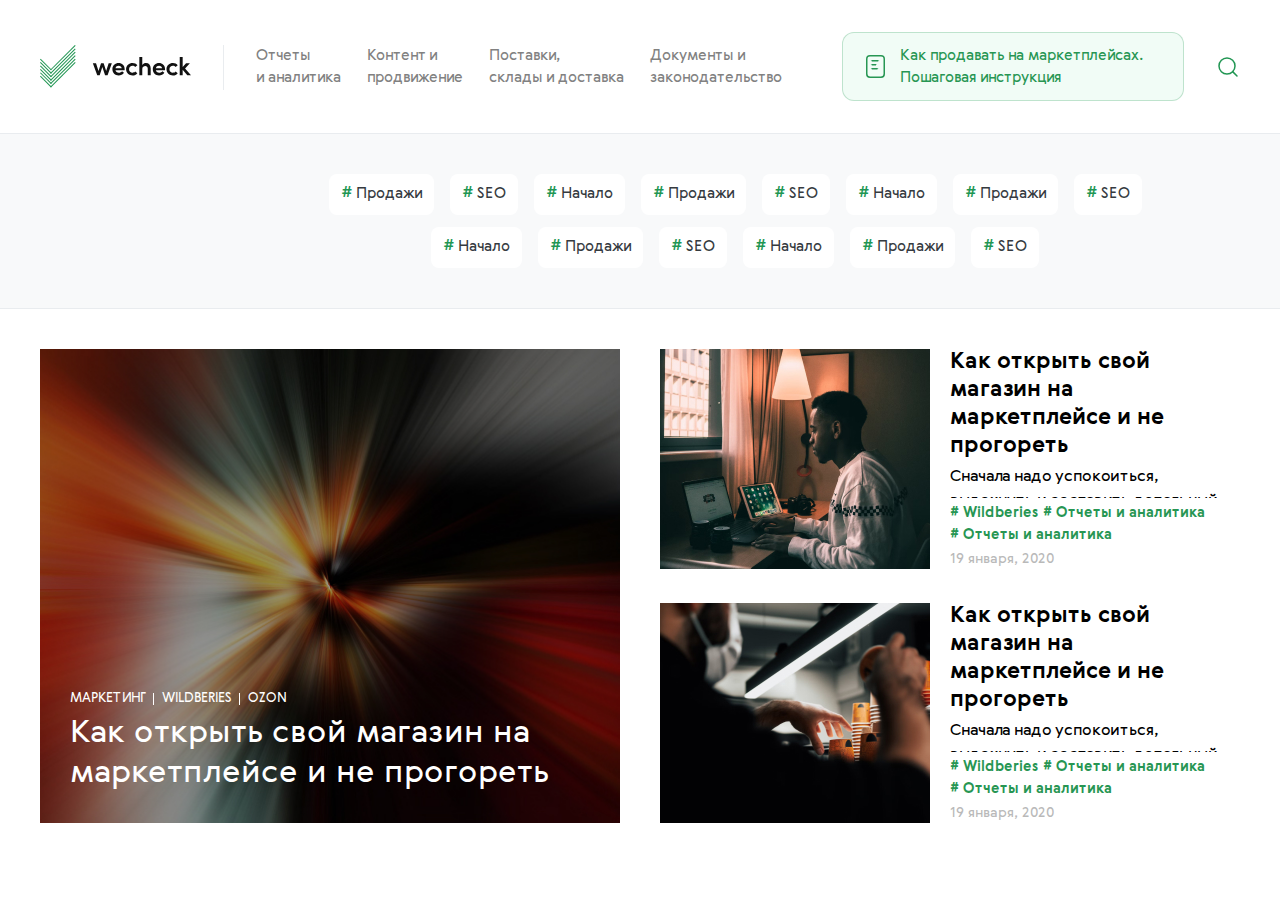
<file: Wecheck/index.html>
<!DOCTYPE html>
<html lang="en">
<head>
    <meta charset="UTF-8">
    <meta http-equiv="X-UA-Compatible" content="IE=edge">
    <meta name="viewport" content="width=device-width, initial-scale=1.0">
    <title>Wecheck</title>
    <link rel="stylesheet" href="./css/main.css">
</head>
<body>

    <header class="header">
        <div class="container">
            <div class="header-row">
                <div class="logo">
                    <a href="#">
                        <img src="./img/logo.svg" alt="Logo Wecheck">
                    </a>
                </div>
                <nav class="nav">
                    <ul class="nav-list">
                        <li  class="nav-item"><a class="nav-link" href="#">Отчеты<br> и аналитика</a></li>
                        <li  class="nav-item"><a class="nav-link" href="#">Контент и<br> продвижение</a></li>
                        <li  class="nav-item"><a class="nav-link" href="#">Поставки,<br> склады и доставка</a></li>
                        <li  class="nav-item"><a class="nav-link" href="#">Документы и<br> законодательство</a></li>
                    </ul>
                </nav>
                <a href="#" class="tip">
                    <img src="./img/icon-doc.svg" alt="icon">
                    <p>Как продавать на маркетплейсах. Пошаговая инструкция</p>
                </a>
                <div class="search">
                    <img src="./img/icon-search.svg" alt="Icon Search">
                </div>
            </div>
        </div>
    </header>

    <section class="section-tags">
        <div class="container">
            <div class="section-tags-row">
                <a href="#" class="tag-button">Продажи</a>
                <a href="#" class="tag-button">SEO</a>
                <a href="#" class="tag-button">Начало</a>
                <a href="#" class="tag-button">Продажи</a>

                <a href="#" class="tag-button">SEO</a>
                <a href="#" class="tag-button">Начало</a>
                <a href="#" class="tag-button">Продажи</a>
                <a href="#" class="tag-button">SEO</a>

                <a href="#" class="tag-button">Начало</a>
                <a href="#" class="tag-button">Продажи</a>
                <a href="#" class="tag-button">SEO</a>
                <a href="#" class="tag-button">Начало</a>
                <a href="#" class="tag-button">Продажи</a>
                <a href="#" class="tag-button">SEO</a>
            </div>
        </div>
    </section>

    <section class="promo-news">
        <div class="container">
            <div class="promo-news-grid">

                <a href="#" class="promo-news-post post-1">
                    <div class="background-img">
                        <img src="./img/post-1.jpg" alt="">
                    </div>

                    <div class="content">
                        <ul class="categories">
                            <li>Маркетинг</li>
                            <li>Wildberies</li>
                            <li>Ozon</li>
                        </ul>
                        <h3 class="title">Как открыть свой магазин на маркетплейсе и не прогореть</h3>
                    </div>
                </a>

                <div class="post-horizontal post-2">
                    <a class="post-horizontal__img-link" href="#">
                        <img src="./img/post-2.jpg" alt="Photo">
                    </a>

                    <div class="post-horizontal__desc">
                        <h3 class="post-horizontal__title"><a href="#">Как открыть свой магазин на маркетплейсе и не прогореть</a></h3>
                        <p class="post-horizontal__text">Сначала надо успокоиться, выдохнуть и составить детальный план...</p>

                        <div class="post-horizontal__categories">
                            <a class="category-hashtag" href="">Wildberies</a>
                            <a class="category-hashtag" href="">Отчеты и аналитика</a>
                            <a class="category-hashtag" href="">Отчеты и аналитика</a>
                        </div>

                        <div class="post-horizontal__date">19 января, 2020</div>
                    </div>
                </div>

                <div class="post-horizontal post-3">
                    <a class="post-horizontal__img-link" href="#">
                        <img src="./img/post-3.jpg" alt="Photo">
                    </a>

                    <div class="post-horizontal__desc">
                        <h3 class="post-horizontal__title"><a href="#">Как открыть свой магазин на маркетплейсе и не прогореть</a></h3>
                        <p class="post-horizontal__text">Сначала надо успокоиться, выдохнуть и составить детальный план...</p>

                        <div class="post-horizontal__categories">
                            <a class="category-hashtag" href="">Wildberies</a>
                            <a class="category-hashtag" href="">Отчеты и аналитика</a>
                            <a class="category-hashtag" href="">Отчеты и аналитика</a>
                        </div>

                        <div class="post-horizontal__date">19 января, 2020</div>
                    </div>
                </div>
            </div>
        </div>
    </section>

</body>
</html>
</file>
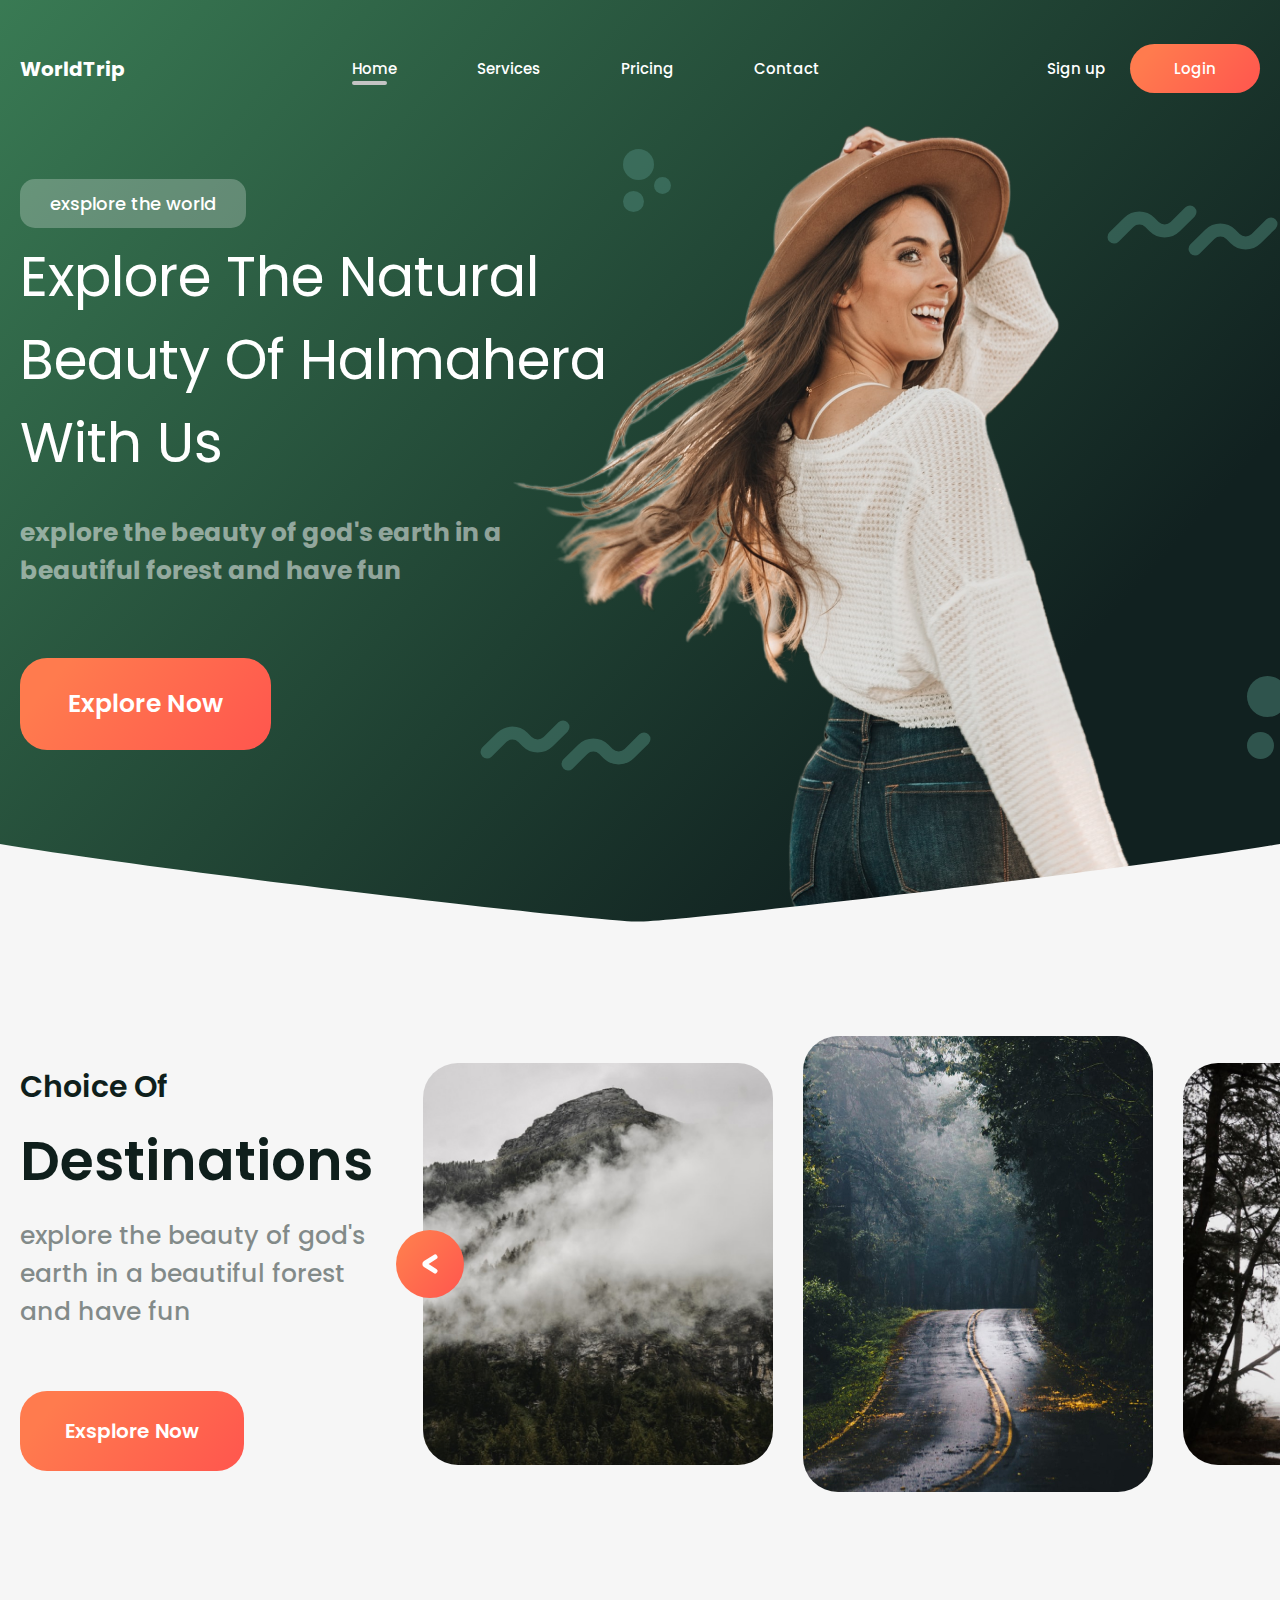
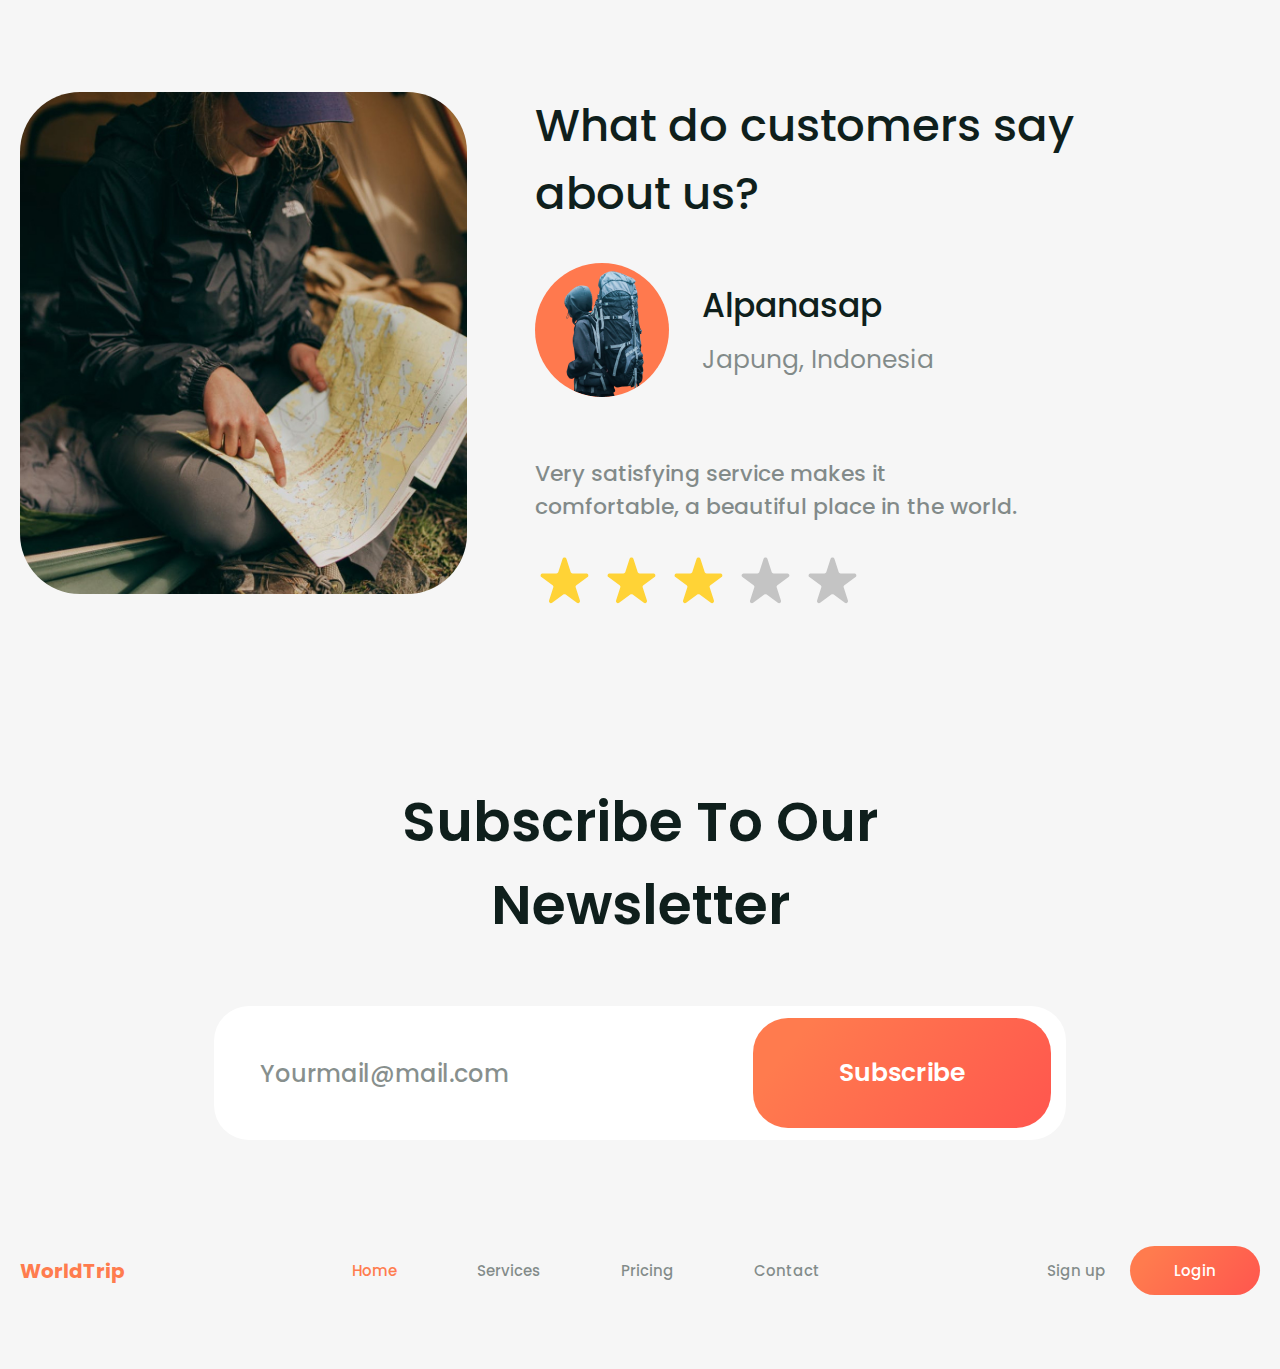
<file: WorldTrip/index.html>
<!DOCTYPE html>
<html lang="en">
	<head>
		<meta charset="UTF-8" />
		<meta http-equiv="X-UA-Compatible" content="IE=edge" />
		<meta name="viewport" content="width=device-width, initial-scale=1.0" />
		<title>WorldTrip</title>
		<link rel="stylesheet" href="./css/main.css" />
		<link
			rel="stylesheet"
			href="https://cdnjs.cloudflare.com/ajax/libs/OwlCarousel2/2.3.4/assets/owl.carousel.min.css"
			integrity="sha512-tS3S5qG0BlhnQROyJXvNjeEM4UpMXHrQfTGmbQ1gKmelCxlSEBUaxhRBj/EFTzpbP4RVSrpEikbmdJobCvhE3g=="
			crossorigin="anonymous"
			referrerpolicy="no-referrer"
		/>
		<link
			rel="stylesheet"
			href="https://cdnjs.cloudflare.com/ajax/libs/OwlCarousel2/2.3.4/assets/owl.theme.default.css"
			integrity="sha512-OTcub78R3msOCtY3Tc6FzeDJ8N9qvQn1Ph49ou13xgA9VsH9+LRxoFU6EqLhW4+PKRfU+/HReXmSZXHEkpYoOA=="
			crossorigin="anonymous"
			referrerpolicy="no-referrer"
		/>
	</head>
	<body>
		<header class="header">
			<div class="container">
				<div class="header__top">
					<nav class="nav">
						<div class="nav__logo">
							<h2 class="logo"><a href="#!">WorldTrip</a></h2>
						</div>

						<ul class="nav__list nav__list--header">
							<li><a href="#!" class="active">Home</a></li>
							<li><a href="#!">Services</a></li>
							<li><a href="#!">Pricing</a></li>
							<li><a href="#!">Contact</a></li>
						</ul>

						<ul class="nav__login nav__login--header">
							<li><a href="#!">Sign up</a></li>
							<li><a href="#!" class="btn btn--login">Login</a></li>
						</ul>

						<button type="button" class="nav__toggle">
							<div class="menu-icon-wrapper">
								<div class="menu-icon"></div>
							</div>
						</button>
					</nav>
				</div>

				<div class="header__row">
					<div class="header__content">
						<div class="header__badge">exsplore the world</div>
						<h1 class="header__title">Explore The Natural Beauty Of Halmahera With Us</h1>
						<div class="header__text">
							<p>explore the beauty of god's earth in a beautiful forest and have fun</p>
						</div>
						<a href="#!" class="btn btn--header">Explore Now</a>
					</div>

					<div class="header__img">
						<img src="./img/header/header-img.png" alt="Image" />
					</div>
				</div>
			</div>
		</header>

		<main class="">

			<section class="destinations">
				<div class="container-right">
					<div class="destinations__row">
						<div class="destinations__content">
							<h2 class="destinations__title">
								<span>Choice Of</span>
								Destinations
							</h2>
							<div class="destinations__text">
								<p>explore the beauty of god's earth in a beautiful forest and have fun</p>
							</div>
							<a href="#!" class="btn">Exsplore Now</a>
						</div>

						<div class="destinations__slider">
							<div class="slider">
								<div class="owl-carousel">
									<img class="slider__item" src="./img/slider/01.jpg" alt="Slider item" />
									<img class="slider__item" src="./img/slider/02.jpg" alt="Slider item" />
									<img class="slider__item" src="./img/slider/03.jpg" alt="Slider item" />
								</div>
								<button class="slider__btn slider__btn--prev">
									<img src="./img/slider/arrow-left.svg" alt="" />
								</button>
								<button class="slider__btn slider__btn--next">
									<img src="./img/slider/arrow-right.svg" alt="" />
								</button>
							</div>
						</div>
					</div>
				</div>
			</section>

			<section class="customers">
				<div class="container">
					<div class="customers__row">
						<div class="customers__img">
							<img src="./img/customers/customers.jpg" alt="Customer" />
						</div>
						<div class="customers__content">
							<h2 class="customers__title">What do customers say about&nbsp;us?</h2>

							<div class="review">
								<div class="review__client">
									<div class="review__client-avatar">
										<img src="./img/customers//user-avatar.png" alt="Avatar" />
									</div>
									<div class="review__client-desc">
										<h3 class="review__client-desc-name">Alpanasap</h3>
										<p class="review__client-desc-country">Japung, Indonesia</p>
									</div>
								</div>

								<div class="review__text">
									<p>Very satisfying service makes it comfortable, a beautiful place in the world.</p>
								</div>
								<div class="review__rating">
									<img src="./img/customers/stars-rating.svg" alt="Rating" />
								</div>
							</div>
						</div>
					</div>
				</div>
			</section>

			<section class="cta none">
				<div class="container">
					<div class="cta__plate">
						<h2 class="cta__title">
							Prepare Yourself And <br />
							Start Exploring With Us.
						</h2>

						<div class="cta__text">
							<p>There's the best discount for you today.</p>
						</div>

						<a href="#!" class="btn"> Get Started </a>
					</div>
				</div>
			</section>

			<section class="subscribe">
				<div class="container">
					<div class="subscribe__content">
						<h2 class="subscribe__title">Subscribe To Our Newsletter</h2>

						<form class="subscribe-form">
							<input type="email" class="subscribe-form__input" placeholder="Yourmail@mail.com" />
							<button class="btn btn--subscribe">Subscribe</button>
						</form>
					</div>
				</div>
			</section>

		</main>

		<footer class="footer">
			<div class="container">
				<nav class="nav nav--footer">
					<div class="nav__logo">
						<h2 class="logo logo--footer"><a href="#!">WorldTrip</a></h2>
					</div>

					<ul class="nav__list nav__list--footer">
						<li><a href="#!" class="active">Home</a></li>
						<li><a href="#!">Services</a></li>
						<li><a href="#!">Pricing</a></li>
						<li><a href="#!">Contact</a></li>
					</ul>

					<ul class="nav__login nav__login--footer">
						<li><a href="#!">Sign up</a></li>
						<li><a href="#!" class="btn btn--login">Login</a></li>
					</ul>
				</nav>
			</div>
		</footer>

		<script
			src="https://cdnjs.cloudflare.com/ajax/libs/jquery/3.6.0/jquery.min.js"
			referrerpolicy="no-referrer"
		></script>
		<script
			src="https://cdnjs.cloudflare.com/ajax/libs/OwlCarousel2/2.3.4/owl.carousel.min.js"
			integrity="sha512-bPs7Ae6pVvhOSiIcyUClR7/q2OAsRiovw4vAkX+zJbw3ShAeeqezq50RIIcIURq7Oa20rW2n2q+fyXBNcU9lrw=="
			crossorigin="anonymous"
			referrerpolicy="no-referrer"
		></script>
		<script src="./js/main.js"></script>
	</body>
</html>
</file>
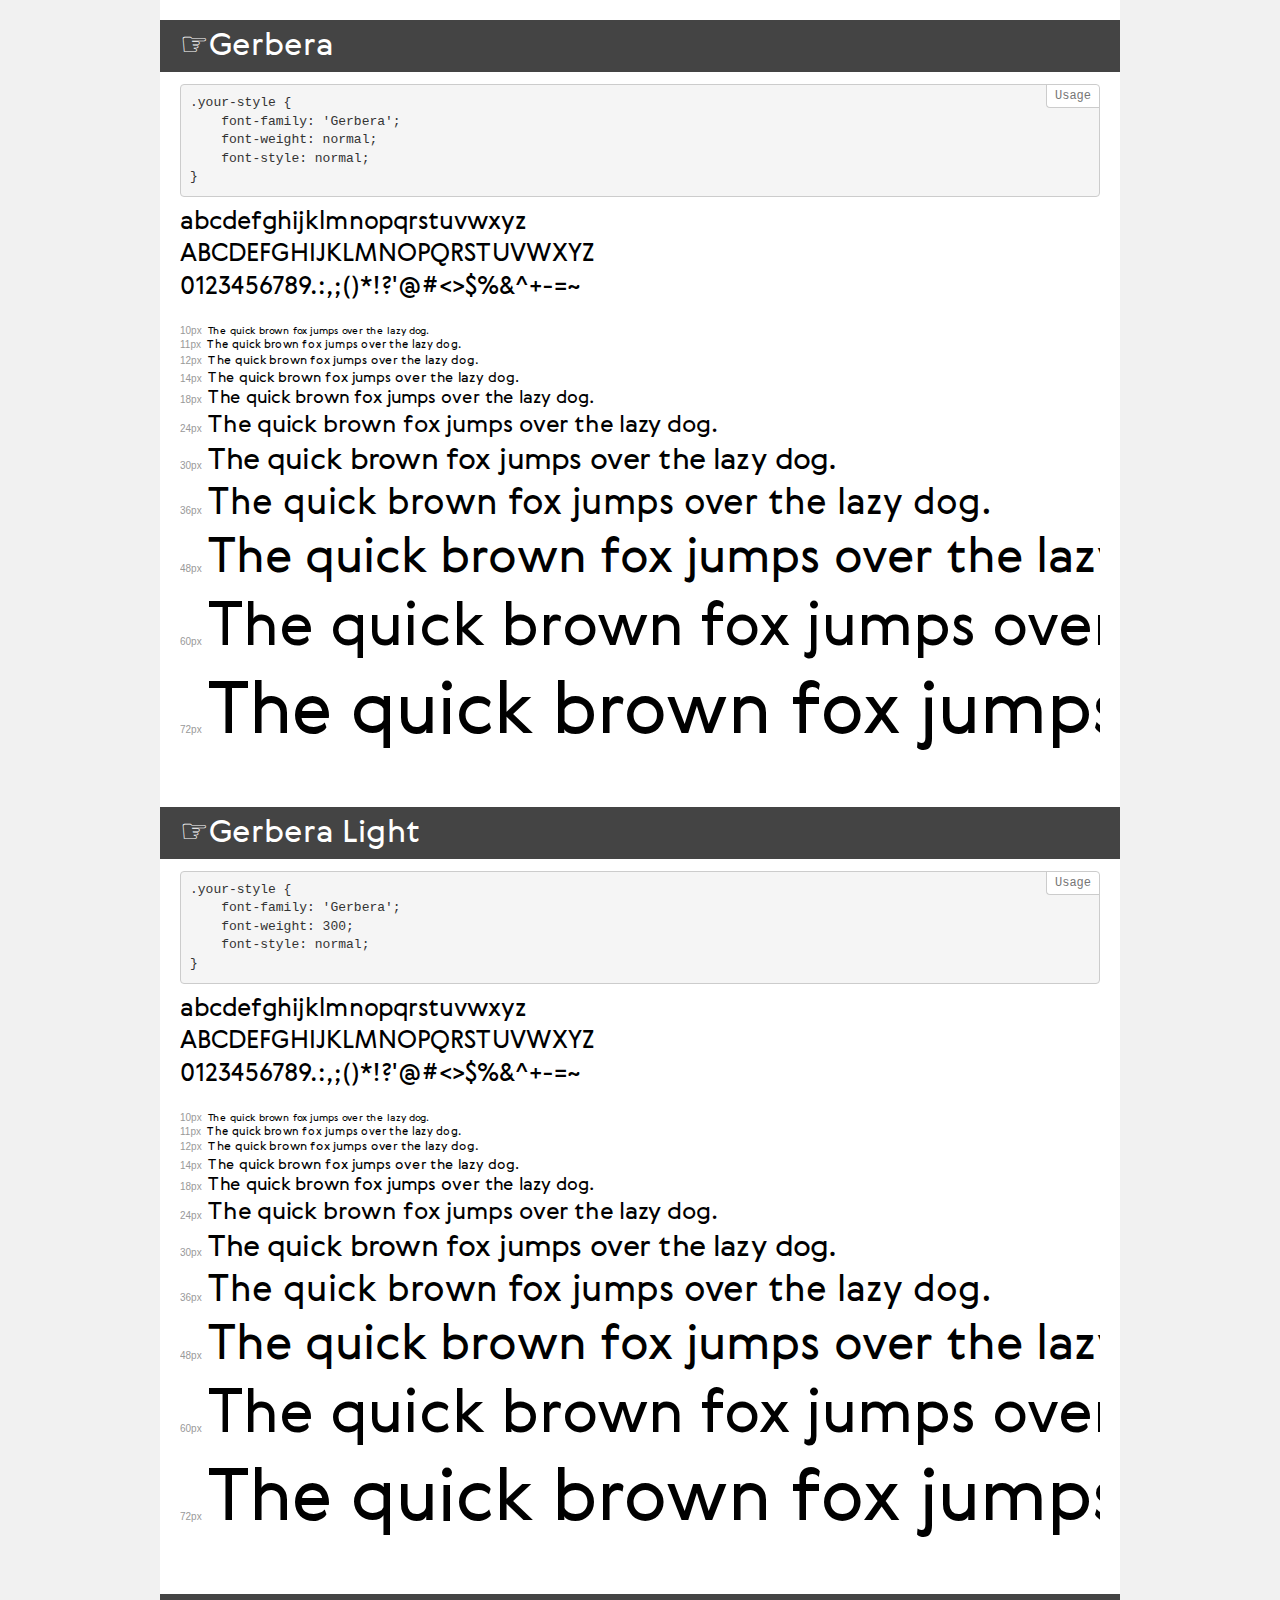
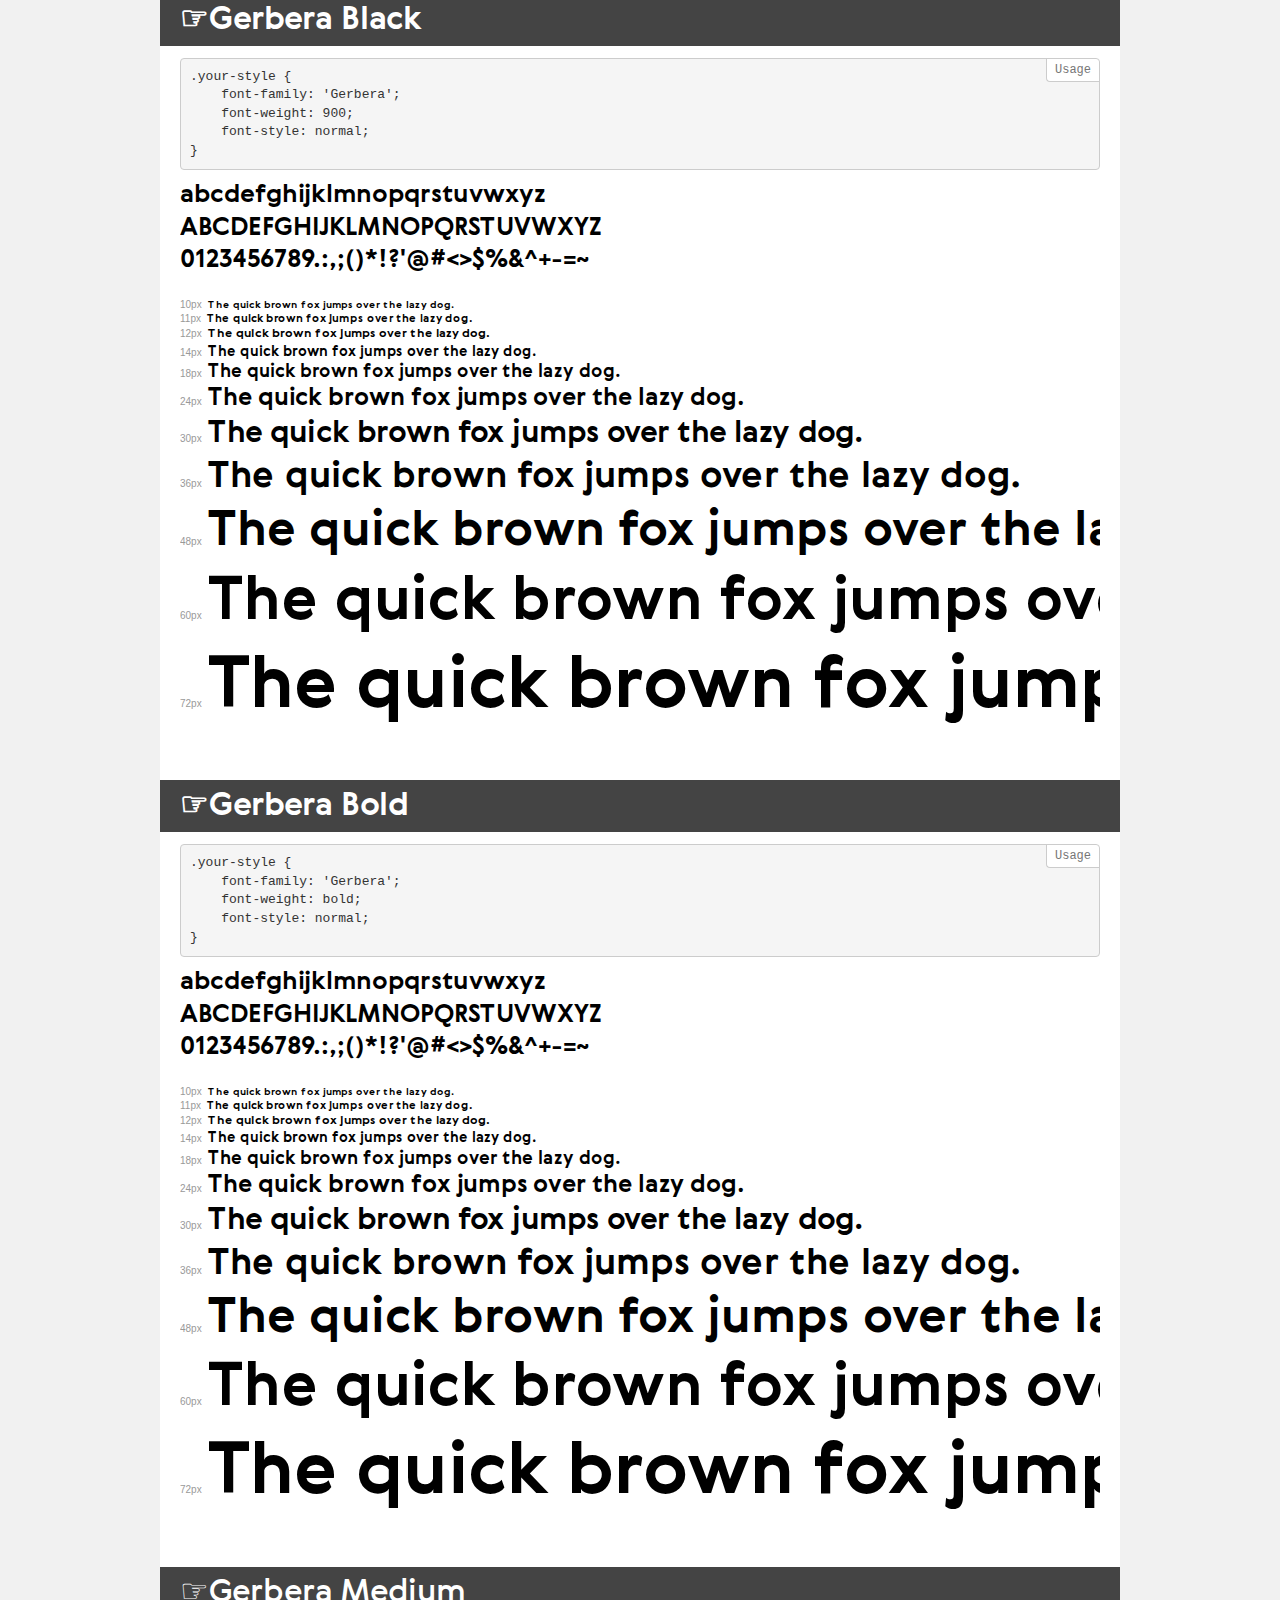
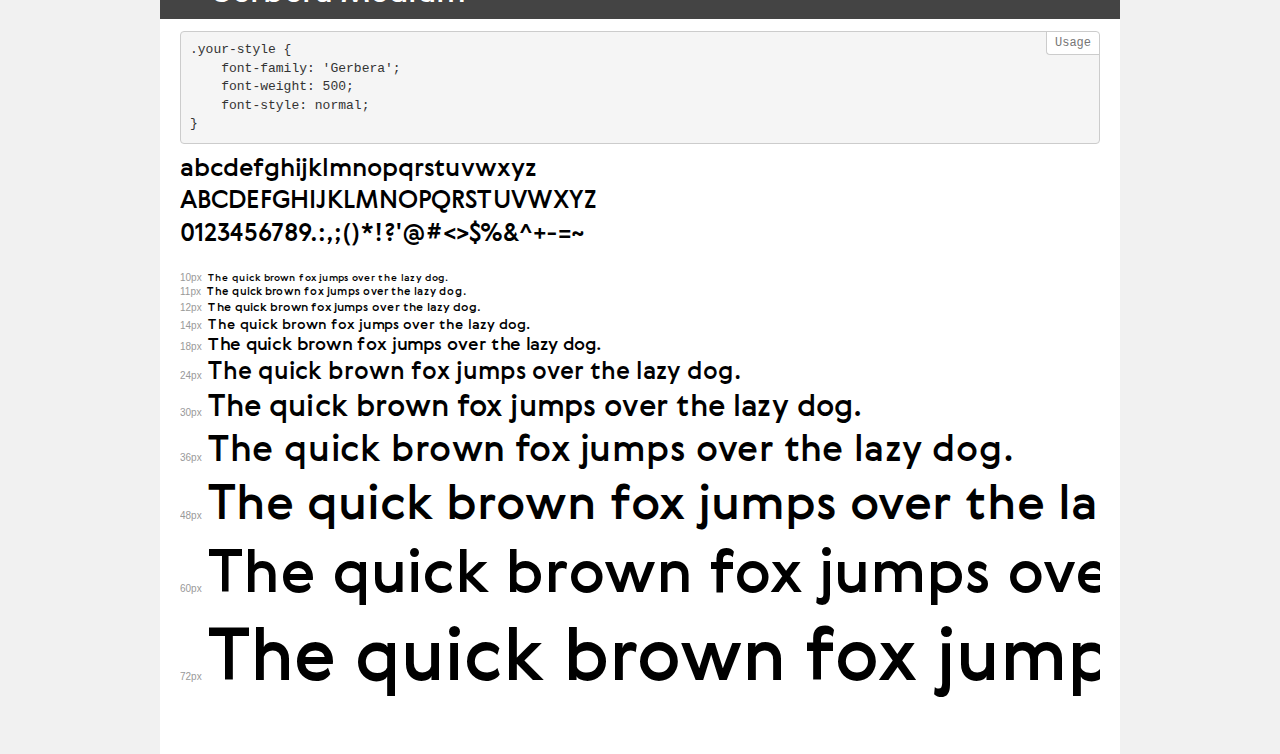
<file: Wecheck/css/fonts/Gerbera/demo.html>
<!DOCTYPE html>
<html>
<head>
    <meta charset="utf-8">
    <meta http-equiv="X-UA-Compatible" content="IE=edge">
    <meta name="viewport" content="width=device-width, initial-scale=1">
    <meta name="robots" content="noindex, noarchive">
    <meta name="format-detection" content="telephone=no">
    <title>Transfonter demo</title>
    <link href="stylesheet.css" rel="stylesheet">
    <style>
        /*
        http://meyerweb.com/eric/tools/css/reset/
        v2.0 | 20110126
        License: none (public domain)
        */
        html, body, div, span, applet, object, iframe,
        h1, h2, h3, h4, h5, h6, p, blockquote, pre,
        a, abbr, acronym, address, big, cite, code,
        del, dfn, em, img, ins, kbd, q, s, samp,
        small, strike, strong, sub, sup, tt, var,
        b, u, i, center,
        dl, dt, dd, ol, ul, li,
        fieldset, form, label, legend,
        table, caption, tbody, tfoot, thead, tr, th, td,
        article, aside, canvas, details, embed,
        figure, figcaption, footer, header, hgroup,
        menu, nav, output, ruby, section, summary,
        time, mark, audio, video {
            margin: 0;
            padding: 0;
            border: 0;
            font-size: 100%;
            font: inherit;
            vertical-align: baseline;
        }
        /* HTML5 display-role reset for older browsers */
        article, aside, details, figcaption, figure,
        footer, header, hgroup, menu, nav, section {
            display: block;
        }
        body {
            line-height: 1;
        }
        ol, ul {
            list-style: none;
        }
        blockquote, q {
            quotes: none;
        }
        blockquote:before, blockquote:after,
        q:before, q:after {
            content: '';
            content: none;
        }
        table {
            border-collapse: collapse;
            border-spacing: 0;
        }
        /* common styles */
        body {
            background: #f1f1f1;
            color: #000;
        }
        .page {
            background: #fff;
            width: 920px;
            margin: 0 auto;
            padding: 20px 20px 0 20px;
            overflow: hidden;
        }
        .font-container {
            overflow-x: auto;
            overflow-y: hidden;
            margin-bottom: 40px;
            line-height: 1.3;
            white-space: nowrap;
            padding-bottom: 5px;
        }
        h1 {
            position: relative;
            background: #444;
            font-size: 32px;
            color: #fff;
            padding: 10px 20px;
            margin: 0 -20px 12px -20px;
        }
        .letters {
            font-size: 25px;
            margin-bottom: 20px;
        }
        .s10:before {
            content: '10px';
        }
        .s11:before {
            content: '11px';
        }
        .s12:before {
            content: '12px';
        }
        .s14:before {
            content: '14px';
        }
        .s18:before {
            content: '18px';
        }
        .s24:before {
            content: '24px';
        }
        .s30:before {
            content: '30px';
        }
        .s36:before {
            content: '36px';
        }
        .s48:before {
            content: '48px';
        }
        .s60:before {
            content: '60px';
        }
        .s72:before {
            content: '72px';
        }
        .s10:before, .s11:before, .s12:before, .s14:before,
        .s18:before, .s24:before, .s30:before, .s36:before,
        .s48:before, .s60:before, .s72:before {
            font-family: Arial, sans-serif;
            font-size: 10px;
            font-weight: normal;
            font-style: normal;
            color: #999;
            padding-right: 6px;
        }
        pre {
            display: block;
            position: relative;
            padding: 9px;
            margin: 0 0 10px;
            font-family: Monaco, Menlo, Consolas, "Courier New", monospace !important;
            font-size: 13px;
            line-height: 1.428571429;
            color: #333;
            font-weight: normal !important;
            font-style: normal !important;
            background-color: #f5f5f5;
            border: 1px solid #ccc;
            overflow-x: auto;
            border-radius: 4px;
        }
        pre:after {
            display: block;
            position: absolute;
            right: 0;
            top: 0;
            content: 'Usage';
            line-height: 1;
            padding: 5px 8px;
            font-size: 12px;
            color: #767676;
            background-color: #fff;
            border: 1px solid #ccc;
            border-right: none;
            border-top: none;
            border-radius: 0 4px 0 4px;
            z-index: 10;
        }
        /* responsive */
        @media (max-width: 959px) {
            .page {
                width: auto;
                margin: 0;
            }
        }
    </style>
</head>
<body>
<div class="page">
    <div class="demo" style="font-family: 'Gerbera'; font-weight: normal; font-style: normal;">
        <h1>☞Gerbera</h1>
        <pre>.your-style {
    font-family: 'Gerbera';
    font-weight: normal;
    font-style: normal;
}</pre>
        <div class="font-container">
            <p class="letters">
                abcdefghijklmnopqrstuvwxyz<br>
ABCDEFGHIJKLMNOPQRSTUVWXYZ<br>
                0123456789.:,;()*!?'@#<>$%&^+-=~
            </p>
            <p class="s10" style="font-size: 10px;">The quick brown fox jumps over the lazy dog.</p>
            <p class="s11" style="font-size: 11px;">The quick brown fox jumps over the lazy dog.</p>
            <p class="s12" style="font-size: 12px;">The quick brown fox jumps over the lazy dog.</p>
            <p class="s14" style="font-size: 14px;">The quick brown fox jumps over the lazy dog.</p>
            <p class="s18" style="font-size: 18px;">The quick brown fox jumps over the lazy dog.</p>
            <p class="s24" style="font-size: 24px;">The quick brown fox jumps over the lazy dog.</p>
            <p class="s30" style="font-size: 30px;">The quick brown fox jumps over the lazy dog.</p>
            <p class="s36" style="font-size: 36px;">The quick brown fox jumps over the lazy dog.</p>
            <p class="s48" style="font-size: 48px;">The quick brown fox jumps over the lazy dog.</p>
            <p class="s60" style="font-size: 60px;">The quick brown fox jumps over the lazy dog.</p>
            <p class="s72" style="font-size: 72px;">The quick brown fox jumps over the lazy dog.</p>
        </div>
    </div>
    <div class="demo" style="font-family: 'Gerbera'; font-weight: 300; font-style: normal;">
        <h1>☞Gerbera Light</h1>
        <pre>.your-style {
    font-family: 'Gerbera';
    font-weight: 300;
    font-style: normal;
}</pre>
        <div class="font-container">
            <p class="letters">
                abcdefghijklmnopqrstuvwxyz<br>
ABCDEFGHIJKLMNOPQRSTUVWXYZ<br>
                0123456789.:,;()*!?'@#<>$%&^+-=~
            </p>
            <p class="s10" style="font-size: 10px;">The quick brown fox jumps over the lazy dog.</p>
            <p class="s11" style="font-size: 11px;">The quick brown fox jumps over the lazy dog.</p>
            <p class="s12" style="font-size: 12px;">The quick brown fox jumps over the lazy dog.</p>
            <p class="s14" style="font-size: 14px;">The quick brown fox jumps over the lazy dog.</p>
            <p class="s18" style="font-size: 18px;">The quick brown fox jumps over the lazy dog.</p>
            <p class="s24" style="font-size: 24px;">The quick brown fox jumps over the lazy dog.</p>
            <p class="s30" style="font-size: 30px;">The quick brown fox jumps over the lazy dog.</p>
            <p class="s36" style="font-size: 36px;">The quick brown fox jumps over the lazy dog.</p>
            <p class="s48" style="font-size: 48px;">The quick brown fox jumps over the lazy dog.</p>
            <p class="s60" style="font-size: 60px;">The quick brown fox jumps over the lazy dog.</p>
            <p class="s72" style="font-size: 72px;">The quick brown fox jumps over the lazy dog.</p>
        </div>
    </div>
    <div class="demo" style="font-family: 'Gerbera'; font-weight: 900; font-style: normal;">
        <h1>☞Gerbera Black</h1>
        <pre>.your-style {
    font-family: 'Gerbera';
    font-weight: 900;
    font-style: normal;
}</pre>
        <div class="font-container">
            <p class="letters">
                abcdefghijklmnopqrstuvwxyz<br>
ABCDEFGHIJKLMNOPQRSTUVWXYZ<br>
                0123456789.:,;()*!?'@#<>$%&^+-=~
            </p>
            <p class="s10" style="font-size: 10px;">The quick brown fox jumps over the lazy dog.</p>
            <p class="s11" style="font-size: 11px;">The quick brown fox jumps over the lazy dog.</p>
            <p class="s12" style="font-size: 12px;">The quick brown fox jumps over the lazy dog.</p>
            <p class="s14" style="font-size: 14px;">The quick brown fox jumps over the lazy dog.</p>
            <p class="s18" style="font-size: 18px;">The quick brown fox jumps over the lazy dog.</p>
            <p class="s24" style="font-size: 24px;">The quick brown fox jumps over the lazy dog.</p>
            <p class="s30" style="font-size: 30px;">The quick brown fox jumps over the lazy dog.</p>
            <p class="s36" style="font-size: 36px;">The quick brown fox jumps over the lazy dog.</p>
            <p class="s48" style="font-size: 48px;">The quick brown fox jumps over the lazy dog.</p>
            <p class="s60" style="font-size: 60px;">The quick brown fox jumps over the lazy dog.</p>
            <p class="s72" style="font-size: 72px;">The quick brown fox jumps over the lazy dog.</p>
        </div>
    </div>
    <div class="demo" style="font-family: 'Gerbera'; font-weight: bold; font-style: normal;">
        <h1>☞Gerbera Bold</h1>
        <pre>.your-style {
    font-family: 'Gerbera';
    font-weight: bold;
    font-style: normal;
}</pre>
        <div class="font-container">
            <p class="letters">
                abcdefghijklmnopqrstuvwxyz<br>
ABCDEFGHIJKLMNOPQRSTUVWXYZ<br>
                0123456789.:,;()*!?'@#<>$%&^+-=~
            </p>
            <p class="s10" style="font-size: 10px;">The quick brown fox jumps over the lazy dog.</p>
            <p class="s11" style="font-size: 11px;">The quick brown fox jumps over the lazy dog.</p>
            <p class="s12" style="font-size: 12px;">The quick brown fox jumps over the lazy dog.</p>
            <p class="s14" style="font-size: 14px;">The quick brown fox jumps over the lazy dog.</p>
            <p class="s18" style="font-size: 18px;">The quick brown fox jumps over the lazy dog.</p>
            <p class="s24" style="font-size: 24px;">The quick brown fox jumps over the lazy dog.</p>
            <p class="s30" style="font-size: 30px;">The quick brown fox jumps over the lazy dog.</p>
            <p class="s36" style="font-size: 36px;">The quick brown fox jumps over the lazy dog.</p>
            <p class="s48" style="font-size: 48px;">The quick brown fox jumps over the lazy dog.</p>
            <p class="s60" style="font-size: 60px;">The quick brown fox jumps over the lazy dog.</p>
            <p class="s72" style="font-size: 72px;">The quick brown fox jumps over the lazy dog.</p>
        </div>
    </div>
    <div class="demo" style="font-family: 'Gerbera'; font-weight: 500; font-style: normal;">
        <h1>☞Gerbera Medium</h1>
        <pre>.your-style {
    font-family: 'Gerbera';
    font-weight: 500;
    font-style: normal;
}</pre>
        <div class="font-container">
            <p class="letters">
                abcdefghijklmnopqrstuvwxyz<br>
ABCDEFGHIJKLMNOPQRSTUVWXYZ<br>
                0123456789.:,;()*!?'@#<>$%&^+-=~
            </p>
            <p class="s10" style="font-size: 10px;">The quick brown fox jumps over the lazy dog.</p>
            <p class="s11" style="font-size: 11px;">The quick brown fox jumps over the lazy dog.</p>
            <p class="s12" style="font-size: 12px;">The quick brown fox jumps over the lazy dog.</p>
            <p class="s14" style="font-size: 14px;">The quick brown fox jumps over the lazy dog.</p>
            <p class="s18" style="font-size: 18px;">The quick brown fox jumps over the lazy dog.</p>
            <p class="s24" style="font-size: 24px;">The quick brown fox jumps over the lazy dog.</p>
            <p class="s30" style="font-size: 30px;">The quick brown fox jumps over the lazy dog.</p>
            <p class="s36" style="font-size: 36px;">The quick brown fox jumps over the lazy dog.</p>
            <p class="s48" style="font-size: 48px;">The quick brown fox jumps over the lazy dog.</p>
            <p class="s60" style="font-size: 60px;">The quick brown fox jumps over the lazy dog.</p>
            <p class="s72" style="font-size: 72px;">The quick brown fox jumps over the lazy dog.</p>
        </div>
    </div>
</div>
</body>
</html>
</file>
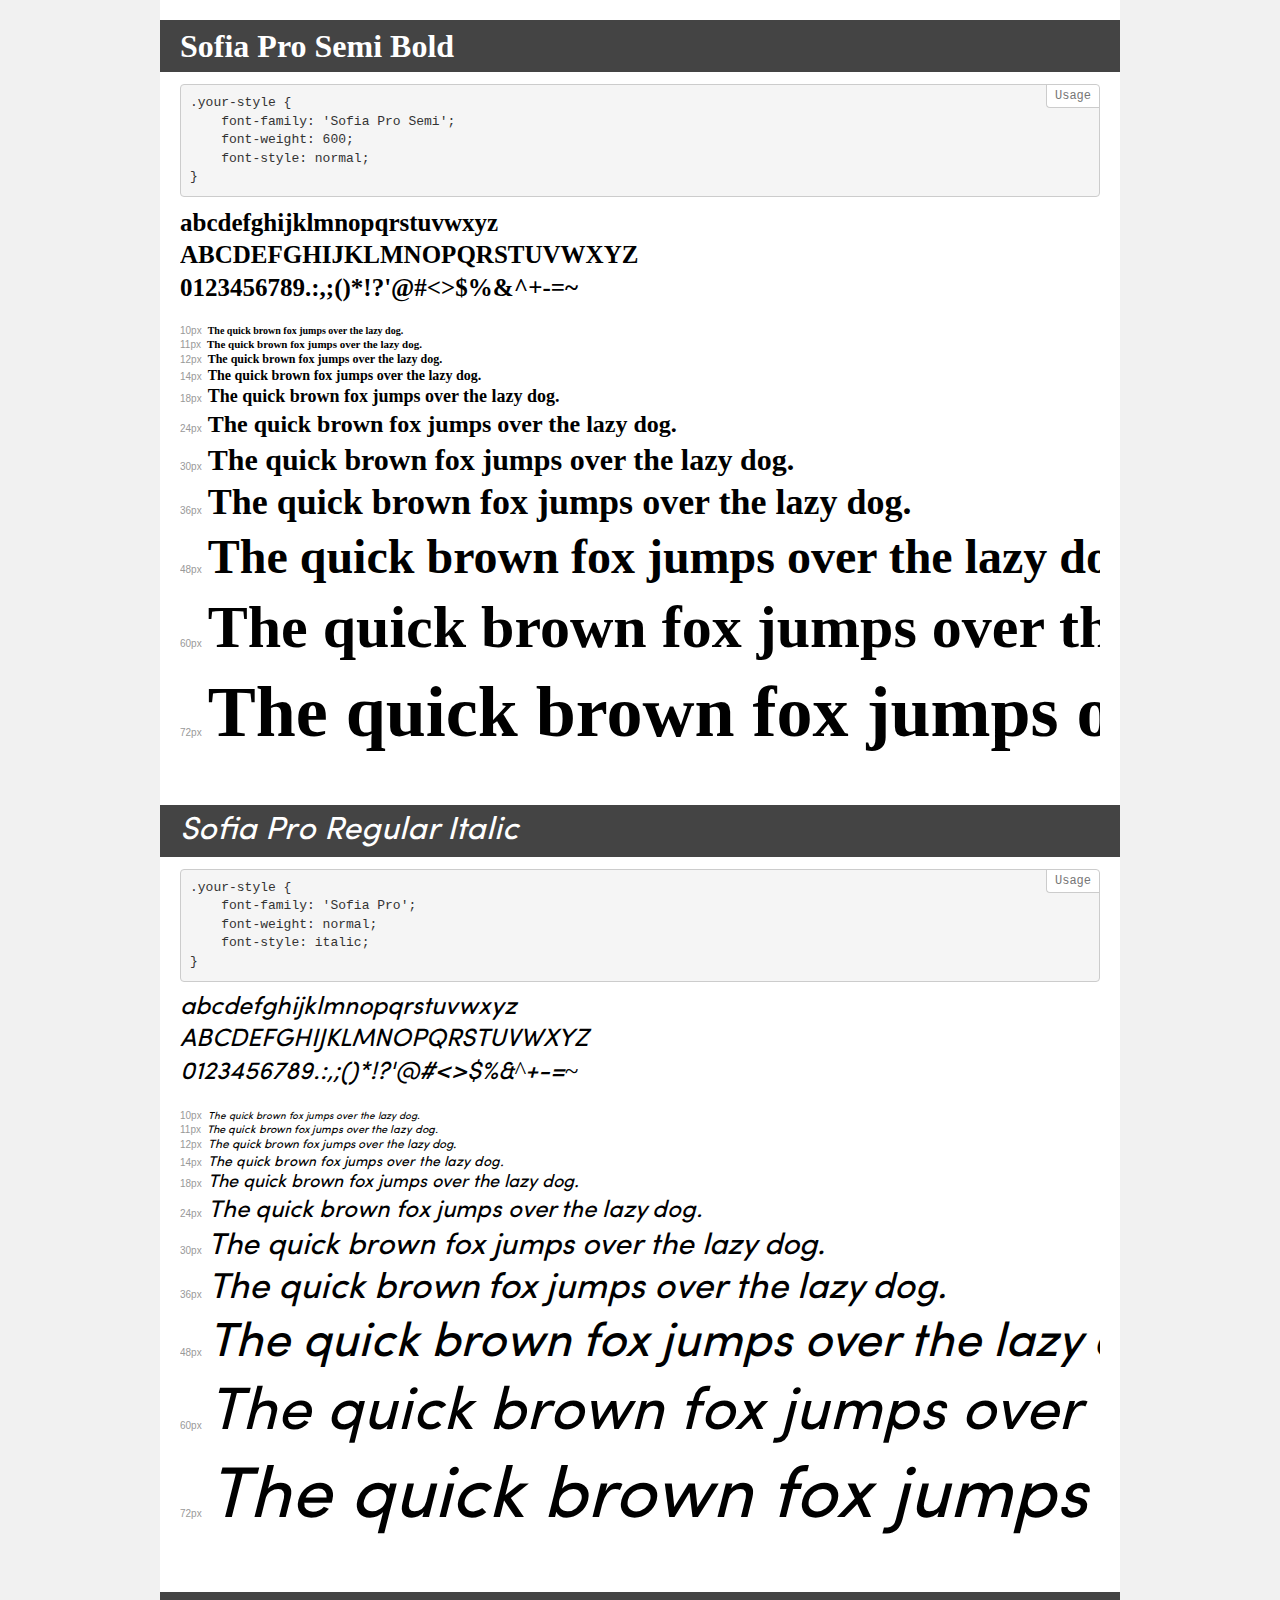
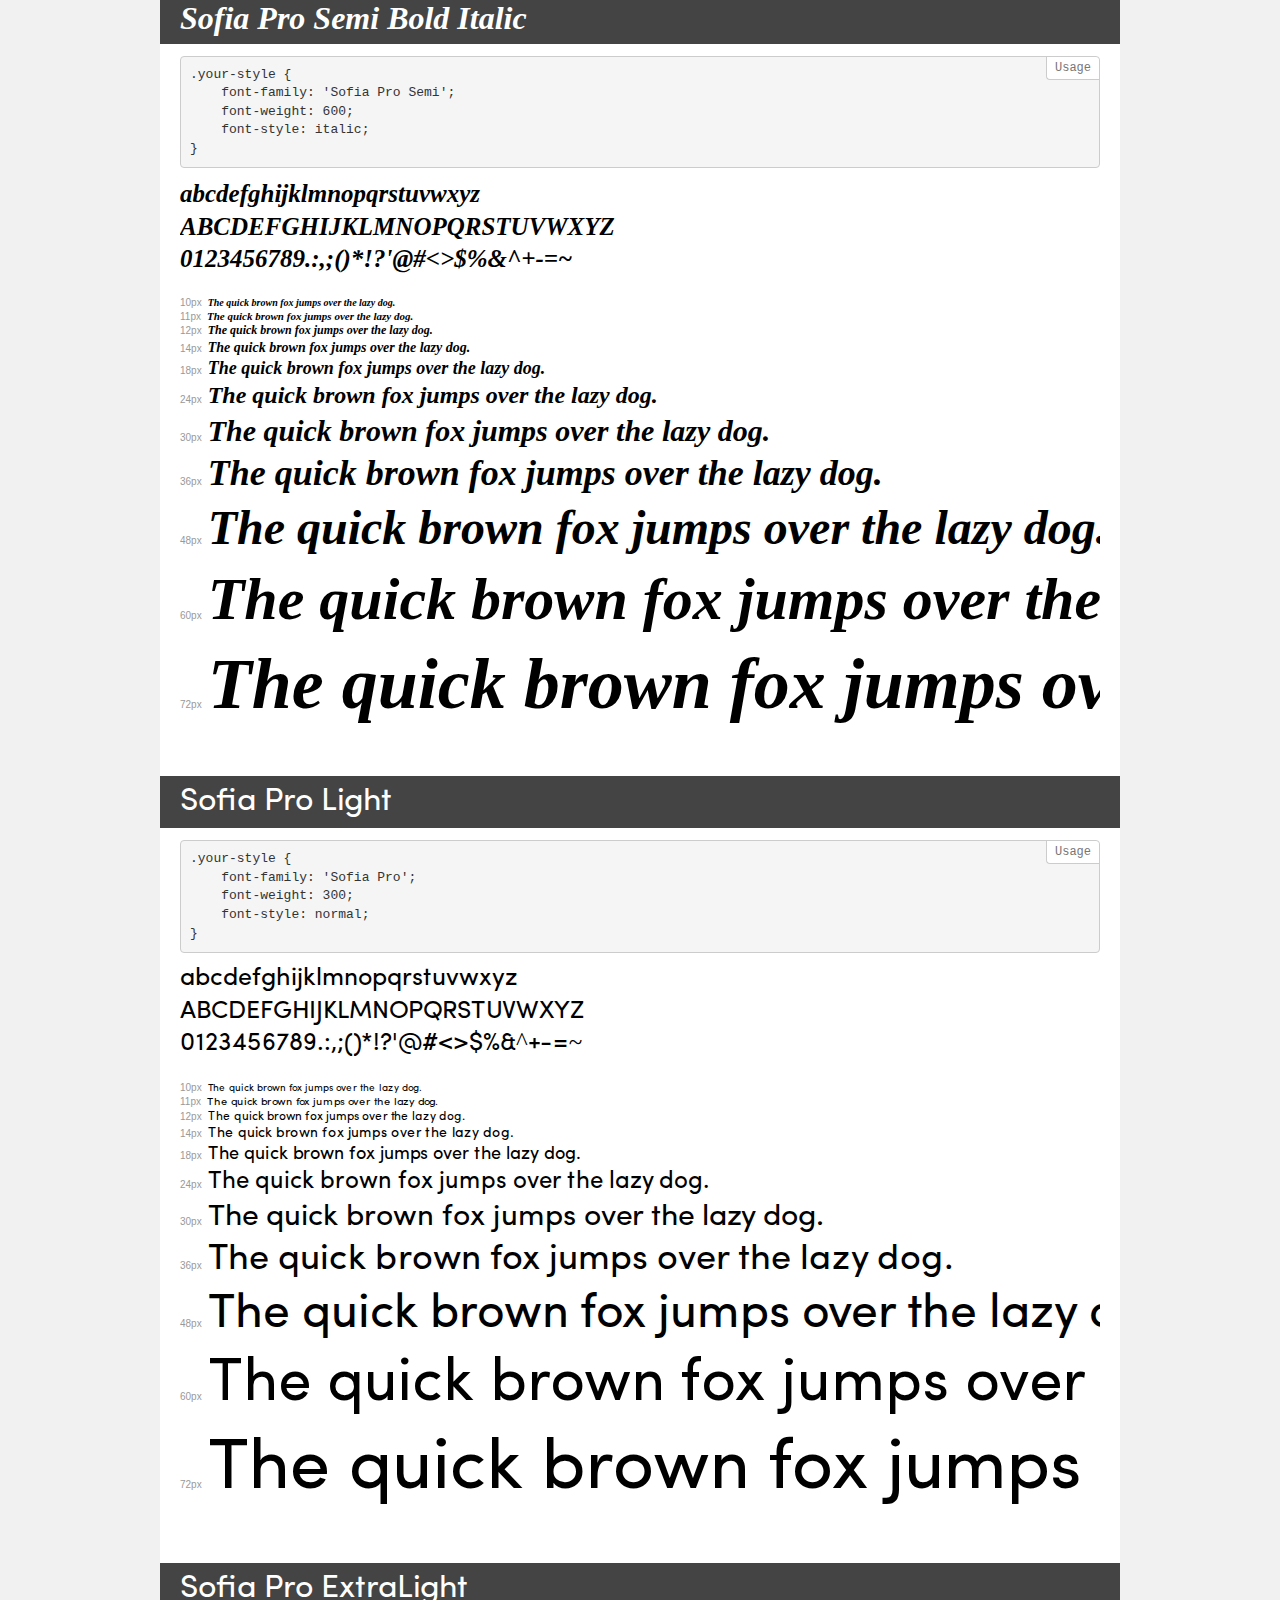
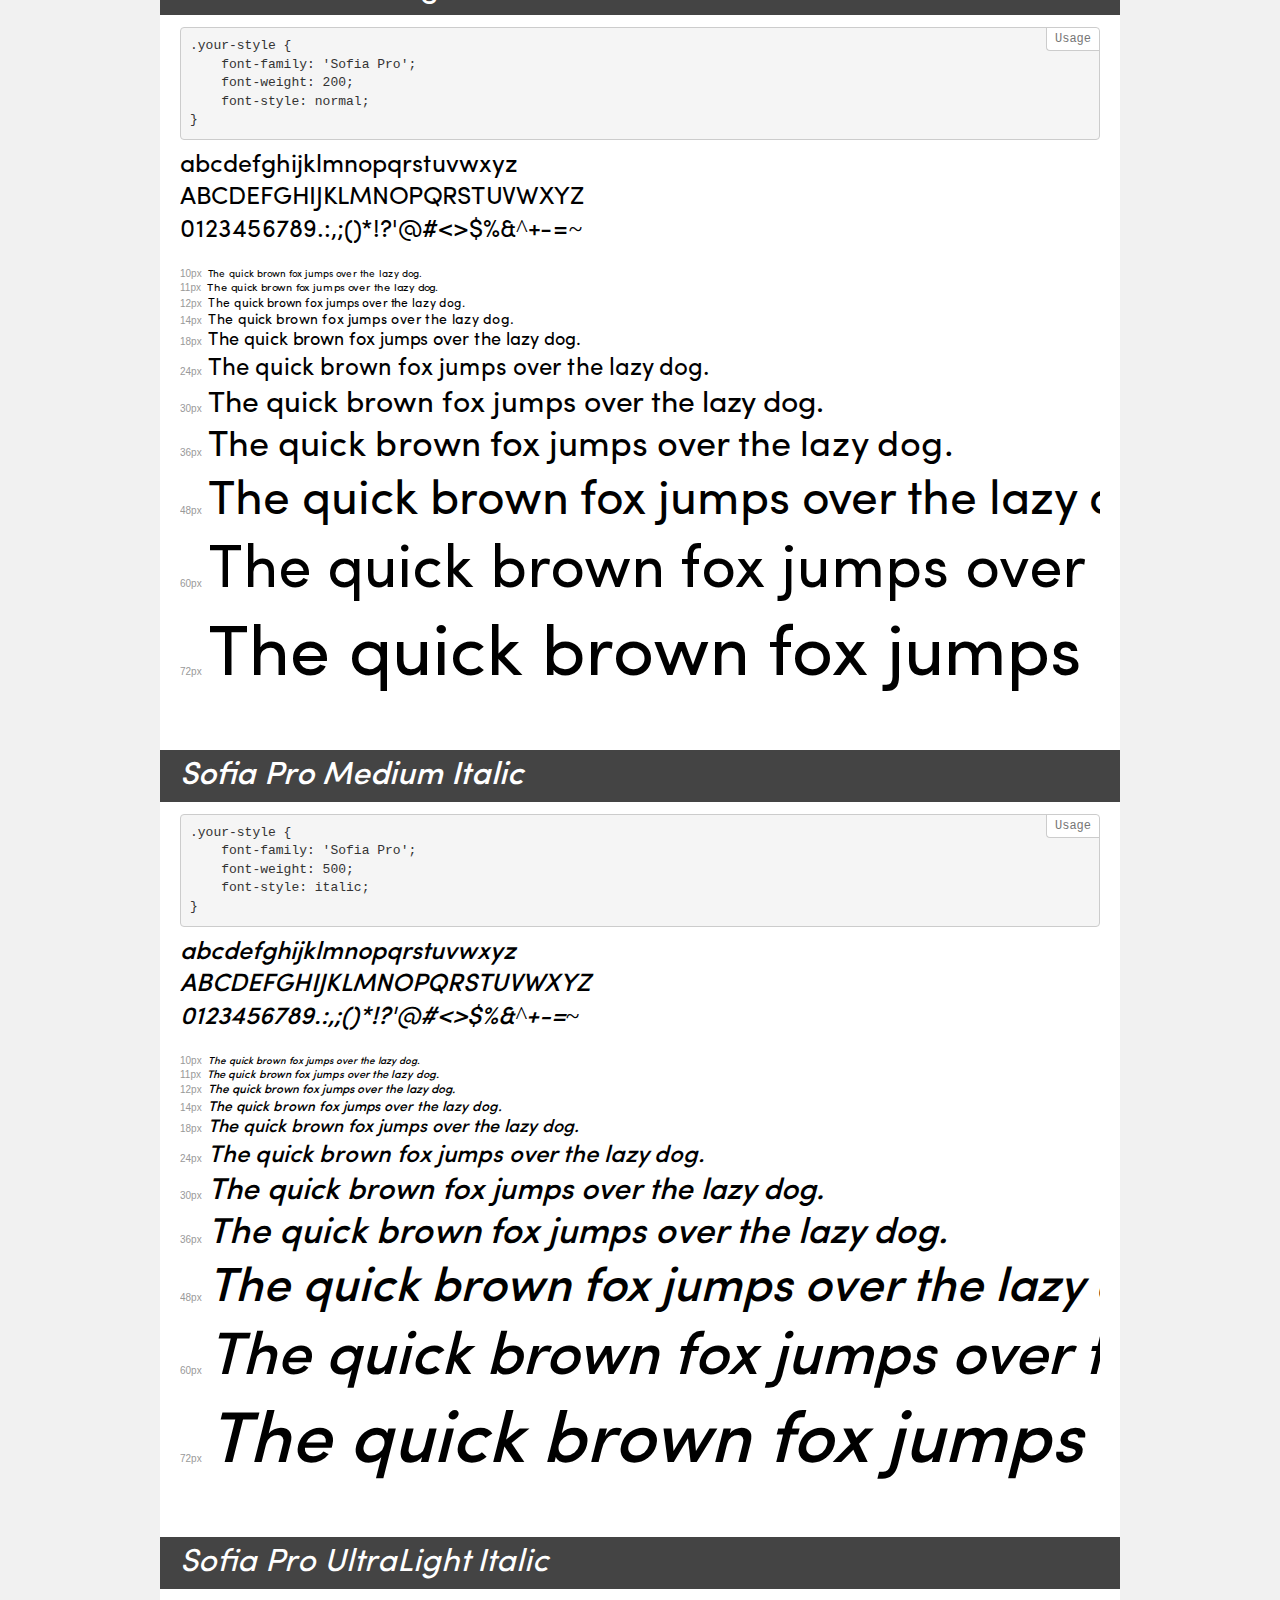
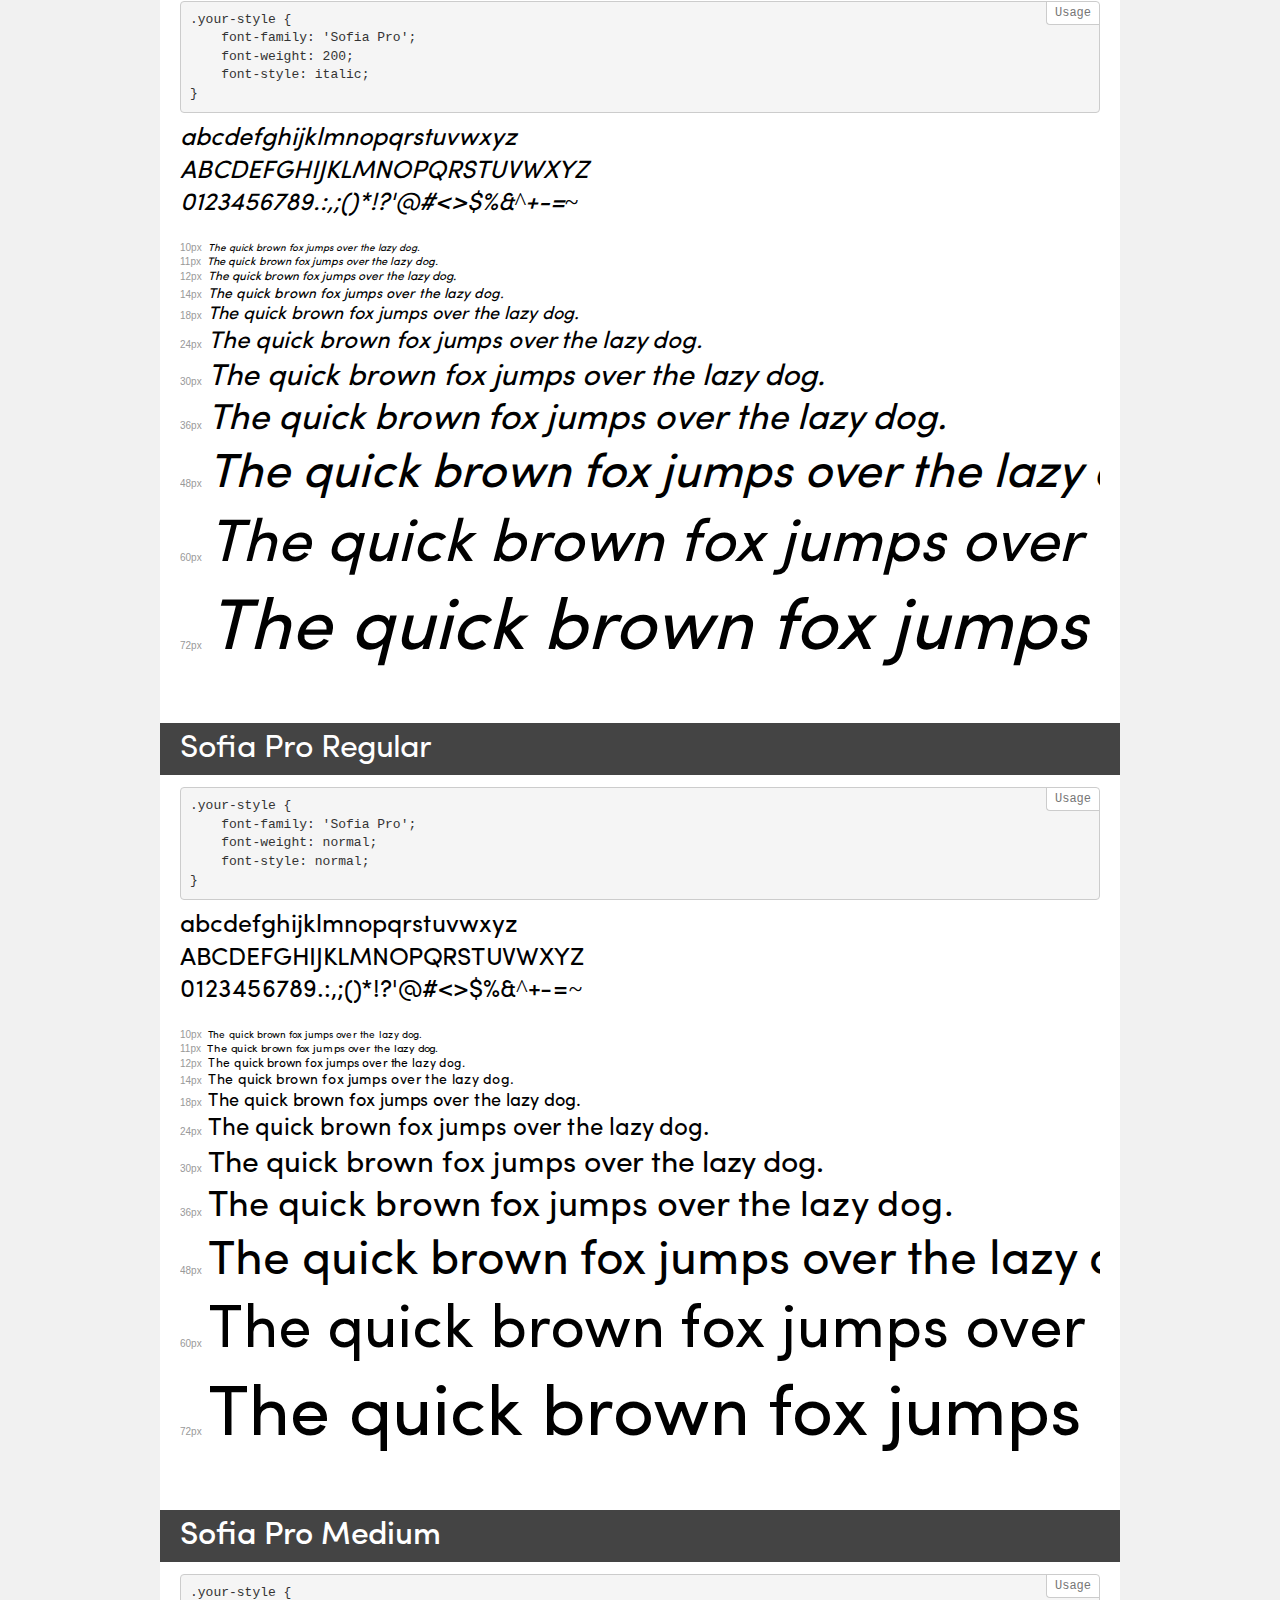
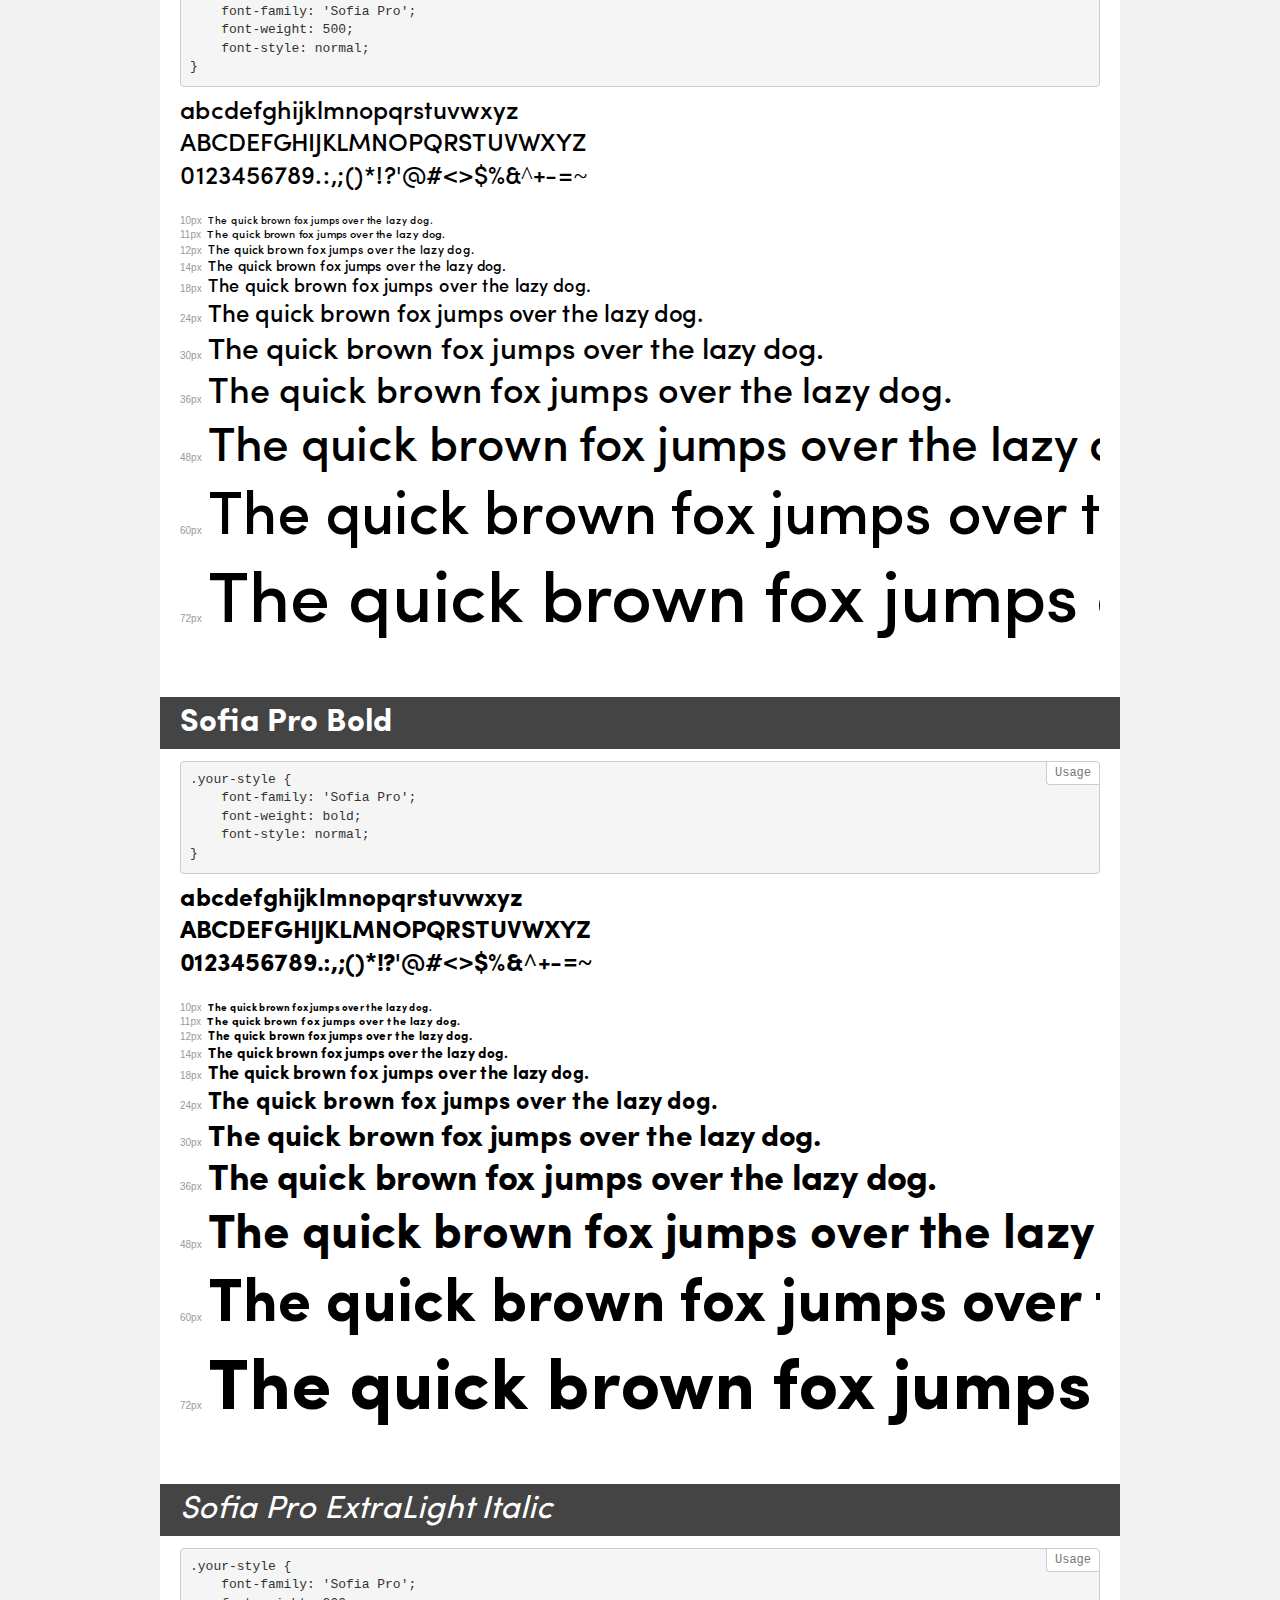
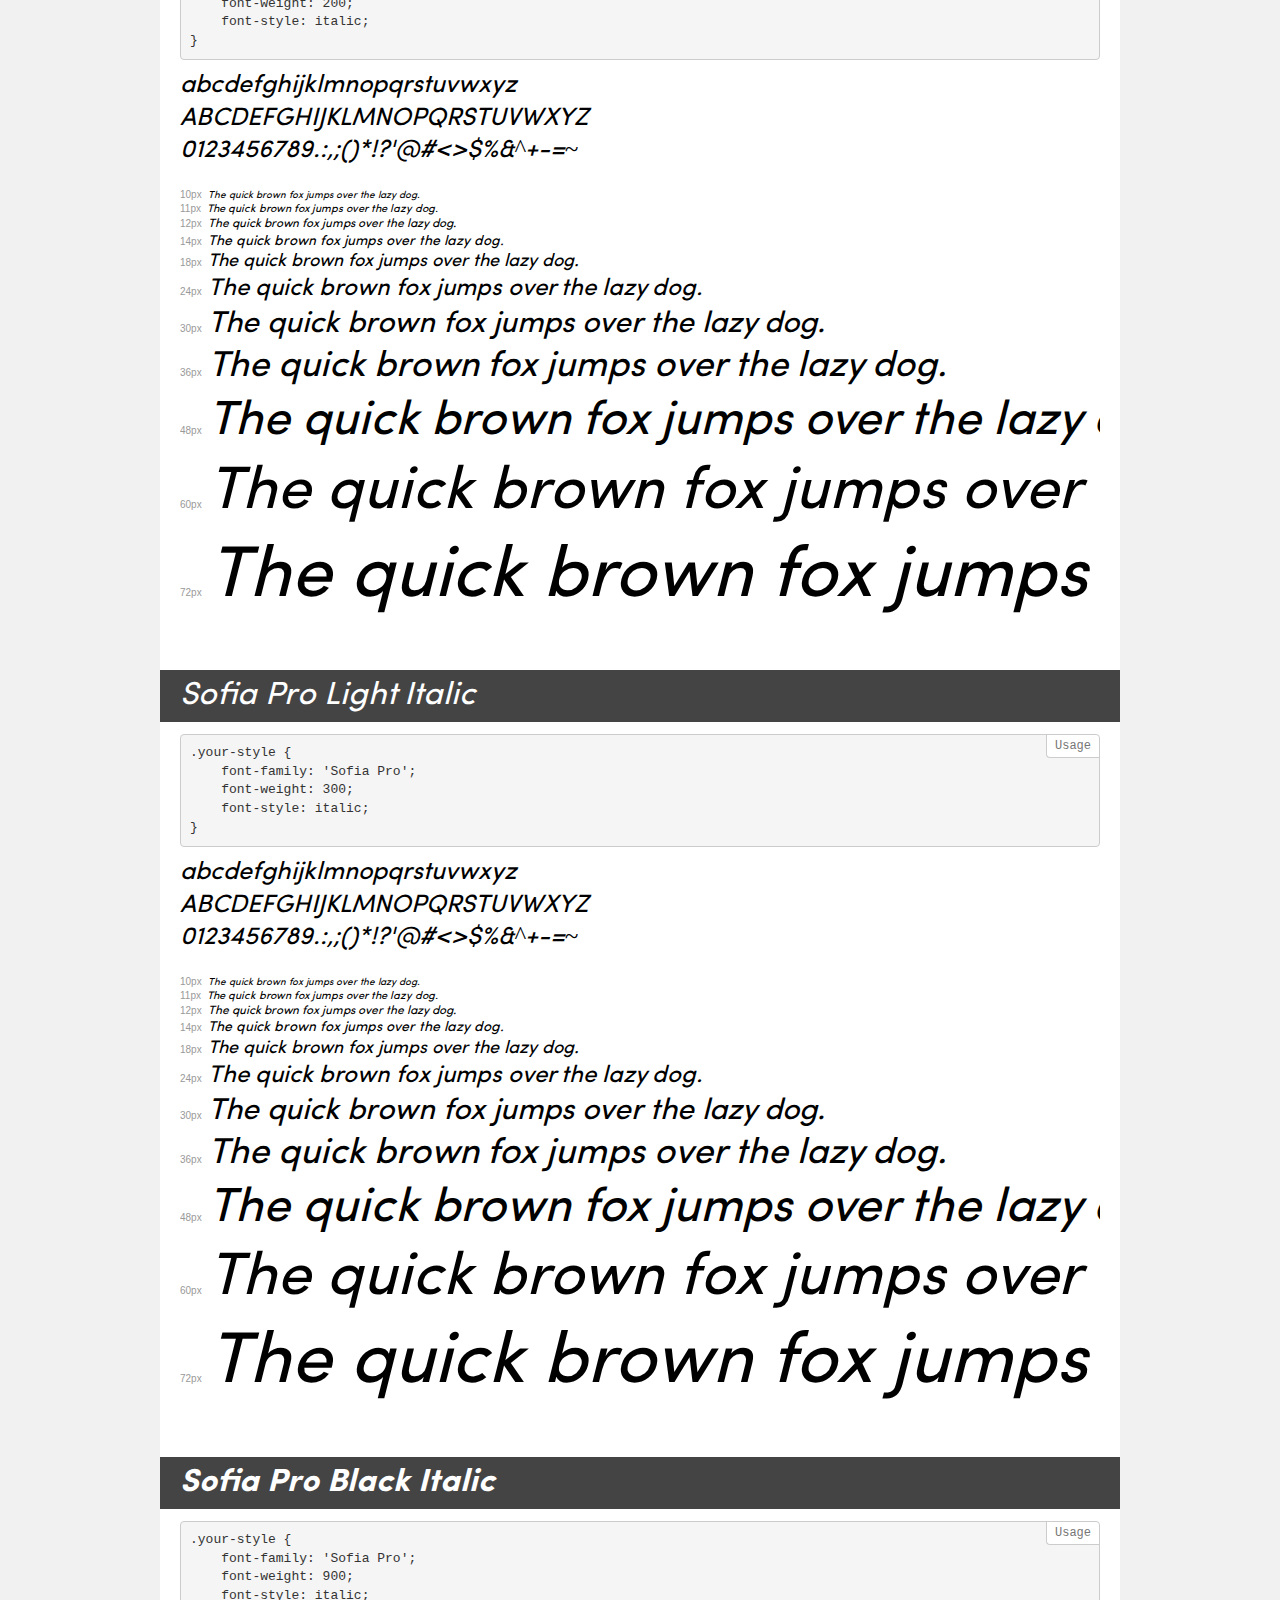
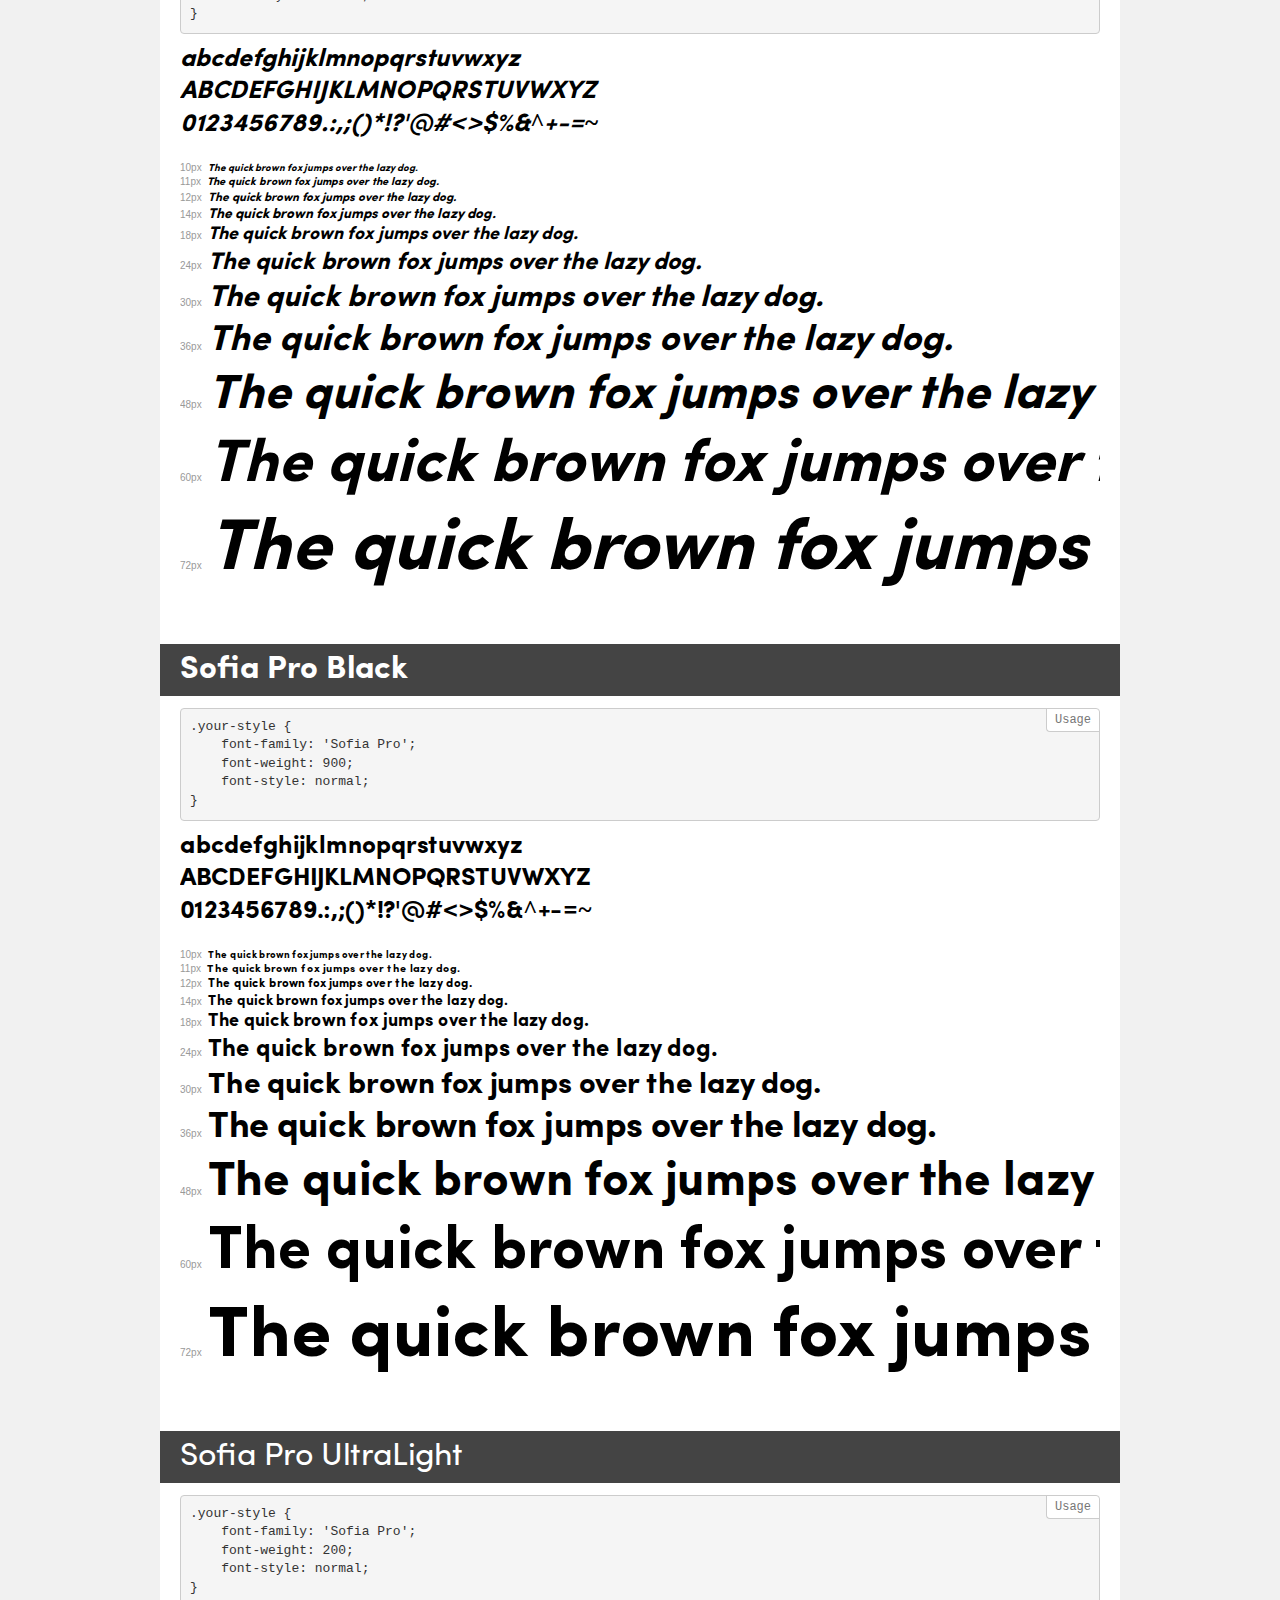
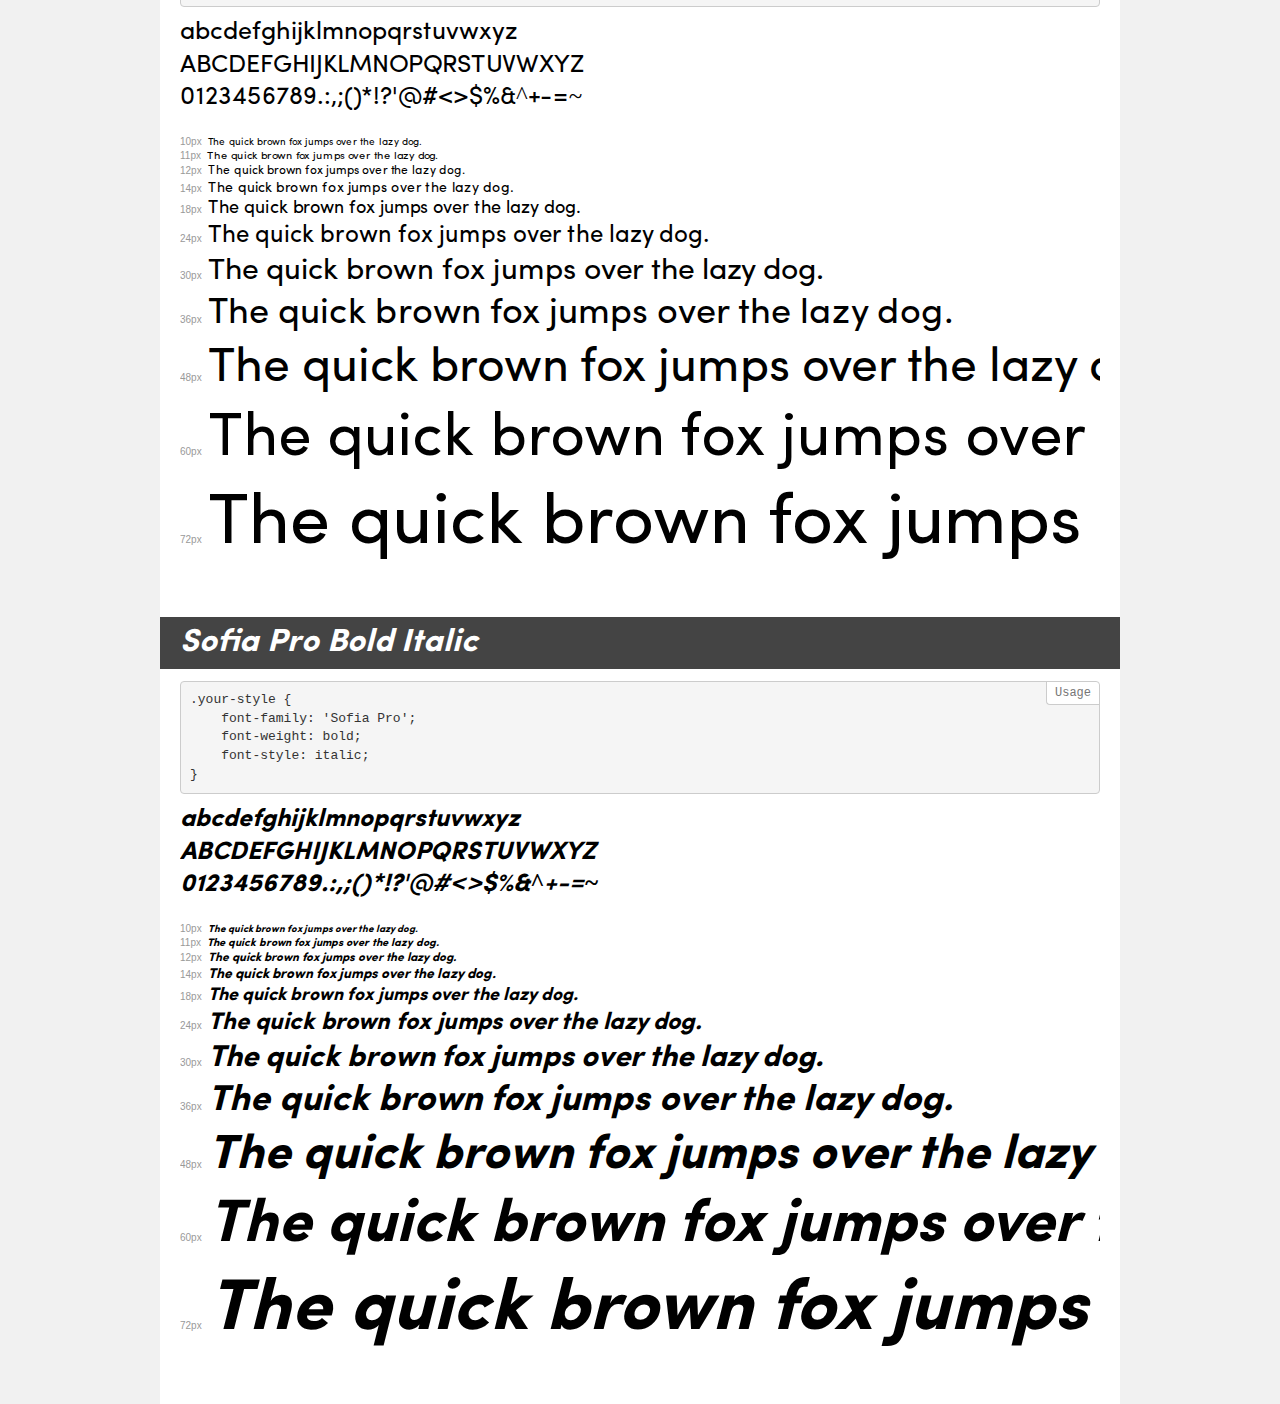
<file: Wecheck/css/fonts/SofiaPro/demo.html>
<!DOCTYPE html>
<html>
<head>
    <meta charset="utf-8">
    <meta http-equiv="X-UA-Compatible" content="IE=edge">
    <meta name="viewport" content="width=device-width, initial-scale=1">
    <meta name="robots" content="noindex, noarchive">
    <meta name="format-detection" content="telephone=no">
    <title>Transfonter demo</title>
    <link href="stylesheet.css" rel="stylesheet">
    <style>
        /*
        http://meyerweb.com/eric/tools/css/reset/
        v2.0 | 20110126
        License: none (public domain)
        */
        html, body, div, span, applet, object, iframe,
        h1, h2, h3, h4, h5, h6, p, blockquote, pre,
        a, abbr, acronym, address, big, cite, code,
        del, dfn, em, img, ins, kbd, q, s, samp,
        small, strike, strong, sub, sup, tt, var,
        b, u, i, center,
        dl, dt, dd, ol, ul, li,
        fieldset, form, label, legend,
        table, caption, tbody, tfoot, thead, tr, th, td,
        article, aside, canvas, details, embed,
        figure, figcaption, footer, header, hgroup,
        menu, nav, output, ruby, section, summary,
        time, mark, audio, video {
            margin: 0;
            padding: 0;
            border: 0;
            font-size: 100%;
            font: inherit;
            vertical-align: baseline;
        }
        /* HTML5 display-role reset for older browsers */
        article, aside, details, figcaption, figure,
        footer, header, hgroup, menu, nav, section {
            display: block;
        }
        body {
            line-height: 1;
        }
        ol, ul {
            list-style: none;
        }
        blockquote, q {
            quotes: none;
        }
        blockquote:before, blockquote:after,
        q:before, q:after {
            content: '';
            content: none;
        }
        table {
            border-collapse: collapse;
            border-spacing: 0;
        }
        /* common styles */
        body {
            background: #f1f1f1;
            color: #000;
        }
        .page {
            background: #fff;
            width: 920px;
            margin: 0 auto;
            padding: 20px 20px 0 20px;
            overflow: hidden;
        }
        .font-container {
            overflow-x: auto;
            overflow-y: hidden;
            margin-bottom: 40px;
            line-height: 1.3;
            white-space: nowrap;
            padding-bottom: 5px;
        }
        h1 {
            position: relative;
            background: #444;
            font-size: 32px;
            color: #fff;
            padding: 10px 20px;
            margin: 0 -20px 12px -20px;
        }
        .letters {
            font-size: 25px;
            margin-bottom: 20px;
        }
        .s10:before {
            content: '10px';
        }
        .s11:before {
            content: '11px';
        }
        .s12:before {
            content: '12px';
        }
        .s14:before {
            content: '14px';
        }
        .s18:before {
            content: '18px';
        }
        .s24:before {
            content: '24px';
        }
        .s30:before {
            content: '30px';
        }
        .s36:before {
            content: '36px';
        }
        .s48:before {
            content: '48px';
        }
        .s60:before {
            content: '60px';
        }
        .s72:before {
            content: '72px';
        }
        .s10:before, .s11:before, .s12:before, .s14:before,
        .s18:before, .s24:before, .s30:before, .s36:before,
        .s48:before, .s60:before, .s72:before {
            font-family: Arial, sans-serif;
            font-size: 10px;
            font-weight: normal;
            font-style: normal;
            color: #999;
            padding-right: 6px;
        }
        pre {
            display: block;
            position: relative;
            padding: 9px;
            margin: 0 0 10px;
            font-family: Monaco, Menlo, Consolas, "Courier New", monospace !important;
            font-size: 13px;
            line-height: 1.428571429;
            color: #333;
            font-weight: normal !important;
            font-style: normal !important;
            background-color: #f5f5f5;
            border: 1px solid #ccc;
            overflow-x: auto;
            border-radius: 4px;
        }
        pre:after {
            display: block;
            position: absolute;
            right: 0;
            top: 0;
            content: 'Usage';
            line-height: 1;
            padding: 5px 8px;
            font-size: 12px;
            color: #767676;
            background-color: #fff;
            border: 1px solid #ccc;
            border-right: none;
            border-top: none;
            border-radius: 0 4px 0 4px;
            z-index: 10;
        }
        /* responsive */
        @media (max-width: 959px) {
            .page {
                width: auto;
                margin: 0;
            }
        }
    </style>
</head>
<body>
<div class="page">
    <div class="demo" style="font-family: 'Sofia Pro Semi'; font-weight: 600; font-style: normal;">
        <h1>Sofia Pro Semi Bold</h1>
        <pre>.your-style {
    font-family: 'Sofia Pro Semi';
    font-weight: 600;
    font-style: normal;
}</pre>
        <div class="font-container">
            <p class="letters">
                abcdefghijklmnopqrstuvwxyz<br>
ABCDEFGHIJKLMNOPQRSTUVWXYZ<br>
                0123456789.:,;()*!?'@#<>$%&^+-=~
            </p>
            <p class="s10" style="font-size: 10px;">The quick brown fox jumps over the lazy dog.</p>
            <p class="s11" style="font-size: 11px;">The quick brown fox jumps over the lazy dog.</p>
            <p class="s12" style="font-size: 12px;">The quick brown fox jumps over the lazy dog.</p>
            <p class="s14" style="font-size: 14px;">The quick brown fox jumps over the lazy dog.</p>
            <p class="s18" style="font-size: 18px;">The quick brown fox jumps over the lazy dog.</p>
            <p class="s24" style="font-size: 24px;">The quick brown fox jumps over the lazy dog.</p>
            <p class="s30" style="font-size: 30px;">The quick brown fox jumps over the lazy dog.</p>
            <p class="s36" style="font-size: 36px;">The quick brown fox jumps over the lazy dog.</p>
            <p class="s48" style="font-size: 48px;">The quick brown fox jumps over the lazy dog.</p>
            <p class="s60" style="font-size: 60px;">The quick brown fox jumps over the lazy dog.</p>
            <p class="s72" style="font-size: 72px;">The quick brown fox jumps over the lazy dog.</p>
        </div>
    </div>
    <div class="demo" style="font-family: 'Sofia Pro'; font-weight: normal; font-style: italic;">
        <h1>Sofia Pro Regular Italic</h1>
        <pre>.your-style {
    font-family: 'Sofia Pro';
    font-weight: normal;
    font-style: italic;
}</pre>
        <div class="font-container">
            <p class="letters">
                abcdefghijklmnopqrstuvwxyz<br>
ABCDEFGHIJKLMNOPQRSTUVWXYZ<br>
                0123456789.:,;()*!?'@#<>$%&^+-=~
            </p>
            <p class="s10" style="font-size: 10px;">The quick brown fox jumps over the lazy dog.</p>
            <p class="s11" style="font-size: 11px;">The quick brown fox jumps over the lazy dog.</p>
            <p class="s12" style="font-size: 12px;">The quick brown fox jumps over the lazy dog.</p>
            <p class="s14" style="font-size: 14px;">The quick brown fox jumps over the lazy dog.</p>
            <p class="s18" style="font-size: 18px;">The quick brown fox jumps over the lazy dog.</p>
            <p class="s24" style="font-size: 24px;">The quick brown fox jumps over the lazy dog.</p>
            <p class="s30" style="font-size: 30px;">The quick brown fox jumps over the lazy dog.</p>
            <p class="s36" style="font-size: 36px;">The quick brown fox jumps over the lazy dog.</p>
            <p class="s48" style="font-size: 48px;">The quick brown fox jumps over the lazy dog.</p>
            <p class="s60" style="font-size: 60px;">The quick brown fox jumps over the lazy dog.</p>
            <p class="s72" style="font-size: 72px;">The quick brown fox jumps over the lazy dog.</p>
        </div>
    </div>
    <div class="demo" style="font-family: 'Sofia Pro Semi'; font-weight: 600; font-style: italic;">
        <h1>Sofia Pro Semi Bold Italic</h1>
        <pre>.your-style {
    font-family: 'Sofia Pro Semi';
    font-weight: 600;
    font-style: italic;
}</pre>
        <div class="font-container">
            <p class="letters">
                abcdefghijklmnopqrstuvwxyz<br>
ABCDEFGHIJKLMNOPQRSTUVWXYZ<br>
                0123456789.:,;()*!?'@#<>$%&^+-=~
            </p>
            <p class="s10" style="font-size: 10px;">The quick brown fox jumps over the lazy dog.</p>
            <p class="s11" style="font-size: 11px;">The quick brown fox jumps over the lazy dog.</p>
            <p class="s12" style="font-size: 12px;">The quick brown fox jumps over the lazy dog.</p>
            <p class="s14" style="font-size: 14px;">The quick brown fox jumps over the lazy dog.</p>
            <p class="s18" style="font-size: 18px;">The quick brown fox jumps over the lazy dog.</p>
            <p class="s24" style="font-size: 24px;">The quick brown fox jumps over the lazy dog.</p>
            <p class="s30" style="font-size: 30px;">The quick brown fox jumps over the lazy dog.</p>
            <p class="s36" style="font-size: 36px;">The quick brown fox jumps over the lazy dog.</p>
            <p class="s48" style="font-size: 48px;">The quick brown fox jumps over the lazy dog.</p>
            <p class="s60" style="font-size: 60px;">The quick brown fox jumps over the lazy dog.</p>
            <p class="s72" style="font-size: 72px;">The quick brown fox jumps over the lazy dog.</p>
        </div>
    </div>
    <div class="demo" style="font-family: 'Sofia Pro'; font-weight: 300; font-style: normal;">
        <h1>Sofia Pro Light</h1>
        <pre>.your-style {
    font-family: 'Sofia Pro';
    font-weight: 300;
    font-style: normal;
}</pre>
        <div class="font-container">
            <p class="letters">
                abcdefghijklmnopqrstuvwxyz<br>
ABCDEFGHIJKLMNOPQRSTUVWXYZ<br>
                0123456789.:,;()*!?'@#<>$%&^+-=~
            </p>
            <p class="s10" style="font-size: 10px;">The quick brown fox jumps over the lazy dog.</p>
            <p class="s11" style="font-size: 11px;">The quick brown fox jumps over the lazy dog.</p>
            <p class="s12" style="font-size: 12px;">The quick brown fox jumps over the lazy dog.</p>
            <p class="s14" style="font-size: 14px;">The quick brown fox jumps over the lazy dog.</p>
            <p class="s18" style="font-size: 18px;">The quick brown fox jumps over the lazy dog.</p>
            <p class="s24" style="font-size: 24px;">The quick brown fox jumps over the lazy dog.</p>
            <p class="s30" style="font-size: 30px;">The quick brown fox jumps over the lazy dog.</p>
            <p class="s36" style="font-size: 36px;">The quick brown fox jumps over the lazy dog.</p>
            <p class="s48" style="font-size: 48px;">The quick brown fox jumps over the lazy dog.</p>
            <p class="s60" style="font-size: 60px;">The quick brown fox jumps over the lazy dog.</p>
            <p class="s72" style="font-size: 72px;">The quick brown fox jumps over the lazy dog.</p>
        </div>
    </div>
    <div class="demo" style="font-family: 'Sofia Pro'; font-weight: 200; font-style: normal;">
        <h1>Sofia Pro ExtraLight</h1>
        <pre>.your-style {
    font-family: 'Sofia Pro';
    font-weight: 200;
    font-style: normal;
}</pre>
        <div class="font-container">
            <p class="letters">
                abcdefghijklmnopqrstuvwxyz<br>
ABCDEFGHIJKLMNOPQRSTUVWXYZ<br>
                0123456789.:,;()*!?'@#<>$%&^+-=~
            </p>
            <p class="s10" style="font-size: 10px;">The quick brown fox jumps over the lazy dog.</p>
            <p class="s11" style="font-size: 11px;">The quick brown fox jumps over the lazy dog.</p>
            <p class="s12" style="font-size: 12px;">The quick brown fox jumps over the lazy dog.</p>
            <p class="s14" style="font-size: 14px;">The quick brown fox jumps over the lazy dog.</p>
            <p class="s18" style="font-size: 18px;">The quick brown fox jumps over the lazy dog.</p>
            <p class="s24" style="font-size: 24px;">The quick brown fox jumps over the lazy dog.</p>
            <p class="s30" style="font-size: 30px;">The quick brown fox jumps over the lazy dog.</p>
            <p class="s36" style="font-size: 36px;">The quick brown fox jumps over the lazy dog.</p>
            <p class="s48" style="font-size: 48px;">The quick brown fox jumps over the lazy dog.</p>
            <p class="s60" style="font-size: 60px;">The quick brown fox jumps over the lazy dog.</p>
            <p class="s72" style="font-size: 72px;">The quick brown fox jumps over the lazy dog.</p>
        </div>
    </div>
    <div class="demo" style="font-family: 'Sofia Pro'; font-weight: 500; font-style: italic;">
        <h1>Sofia Pro Medium Italic</h1>
        <pre>.your-style {
    font-family: 'Sofia Pro';
    font-weight: 500;
    font-style: italic;
}</pre>
        <div class="font-container">
            <p class="letters">
                abcdefghijklmnopqrstuvwxyz<br>
ABCDEFGHIJKLMNOPQRSTUVWXYZ<br>
                0123456789.:,;()*!?'@#<>$%&^+-=~
            </p>
            <p class="s10" style="font-size: 10px;">The quick brown fox jumps over the lazy dog.</p>
            <p class="s11" style="font-size: 11px;">The quick brown fox jumps over the lazy dog.</p>
            <p class="s12" style="font-size: 12px;">The quick brown fox jumps over the lazy dog.</p>
            <p class="s14" style="font-size: 14px;">The quick brown fox jumps over the lazy dog.</p>
            <p class="s18" style="font-size: 18px;">The quick brown fox jumps over the lazy dog.</p>
            <p class="s24" style="font-size: 24px;">The quick brown fox jumps over the lazy dog.</p>
            <p class="s30" style="font-size: 30px;">The quick brown fox jumps over the lazy dog.</p>
            <p class="s36" style="font-size: 36px;">The quick brown fox jumps over the lazy dog.</p>
            <p class="s48" style="font-size: 48px;">The quick brown fox jumps over the lazy dog.</p>
            <p class="s60" style="font-size: 60px;">The quick brown fox jumps over the lazy dog.</p>
            <p class="s72" style="font-size: 72px;">The quick brown fox jumps over the lazy dog.</p>
        </div>
    </div>
    <div class="demo" style="font-family: 'Sofia Pro'; font-weight: 200; font-style: italic;">
        <h1>Sofia Pro UltraLight Italic</h1>
        <pre>.your-style {
    font-family: 'Sofia Pro';
    font-weight: 200;
    font-style: italic;
}</pre>
        <div class="font-container">
            <p class="letters">
                abcdefghijklmnopqrstuvwxyz<br>
ABCDEFGHIJKLMNOPQRSTUVWXYZ<br>
                0123456789.:,;()*!?'@#<>$%&^+-=~
            </p>
            <p class="s10" style="font-size: 10px;">The quick brown fox jumps over the lazy dog.</p>
            <p class="s11" style="font-size: 11px;">The quick brown fox jumps over the lazy dog.</p>
            <p class="s12" style="font-size: 12px;">The quick brown fox jumps over the lazy dog.</p>
            <p class="s14" style="font-size: 14px;">The quick brown fox jumps over the lazy dog.</p>
            <p class="s18" style="font-size: 18px;">The quick brown fox jumps over the lazy dog.</p>
            <p class="s24" style="font-size: 24px;">The quick brown fox jumps over the lazy dog.</p>
            <p class="s30" style="font-size: 30px;">The quick brown fox jumps over the lazy dog.</p>
            <p class="s36" style="font-size: 36px;">The quick brown fox jumps over the lazy dog.</p>
            <p class="s48" style="font-size: 48px;">The quick brown fox jumps over the lazy dog.</p>
            <p class="s60" style="font-size: 60px;">The quick brown fox jumps over the lazy dog.</p>
            <p class="s72" style="font-size: 72px;">The quick brown fox jumps over the lazy dog.</p>
        </div>
    </div>
    <div class="demo" style="font-family: 'Sofia Pro'; font-weight: normal; font-style: normal;">
        <h1>Sofia Pro Regular</h1>
        <pre>.your-style {
    font-family: 'Sofia Pro';
    font-weight: normal;
    font-style: normal;
}</pre>
        <div class="font-container">
            <p class="letters">
                abcdefghijklmnopqrstuvwxyz<br>
ABCDEFGHIJKLMNOPQRSTUVWXYZ<br>
                0123456789.:,;()*!?'@#<>$%&^+-=~
            </p>
            <p class="s10" style="font-size: 10px;">The quick brown fox jumps over the lazy dog.</p>
            <p class="s11" style="font-size: 11px;">The quick brown fox jumps over the lazy dog.</p>
            <p class="s12" style="font-size: 12px;">The quick brown fox jumps over the lazy dog.</p>
            <p class="s14" style="font-size: 14px;">The quick brown fox jumps over the lazy dog.</p>
            <p class="s18" style="font-size: 18px;">The quick brown fox jumps over the lazy dog.</p>
            <p class="s24" style="font-size: 24px;">The quick brown fox jumps over the lazy dog.</p>
            <p class="s30" style="font-size: 30px;">The quick brown fox jumps over the lazy dog.</p>
            <p class="s36" style="font-size: 36px;">The quick brown fox jumps over the lazy dog.</p>
            <p class="s48" style="font-size: 48px;">The quick brown fox jumps over the lazy dog.</p>
            <p class="s60" style="font-size: 60px;">The quick brown fox jumps over the lazy dog.</p>
            <p class="s72" style="font-size: 72px;">The quick brown fox jumps over the lazy dog.</p>
        </div>
    </div>
    <div class="demo" style="font-family: 'Sofia Pro'; font-weight: 500; font-style: normal;">
        <h1>Sofia Pro Medium</h1>
        <pre>.your-style {
    font-family: 'Sofia Pro';
    font-weight: 500;
    font-style: normal;
}</pre>
        <div class="font-container">
            <p class="letters">
                abcdefghijklmnopqrstuvwxyz<br>
ABCDEFGHIJKLMNOPQRSTUVWXYZ<br>
                0123456789.:,;()*!?'@#<>$%&^+-=~
            </p>
            <p class="s10" style="font-size: 10px;">The quick brown fox jumps over the lazy dog.</p>
            <p class="s11" style="font-size: 11px;">The quick brown fox jumps over the lazy dog.</p>
            <p class="s12" style="font-size: 12px;">The quick brown fox jumps over the lazy dog.</p>
            <p class="s14" style="font-size: 14px;">The quick brown fox jumps over the lazy dog.</p>
            <p class="s18" style="font-size: 18px;">The quick brown fox jumps over the lazy dog.</p>
            <p class="s24" style="font-size: 24px;">The quick brown fox jumps over the lazy dog.</p>
            <p class="s30" style="font-size: 30px;">The quick brown fox jumps over the lazy dog.</p>
            <p class="s36" style="font-size: 36px;">The quick brown fox jumps over the lazy dog.</p>
            <p class="s48" style="font-size: 48px;">The quick brown fox jumps over the lazy dog.</p>
            <p class="s60" style="font-size: 60px;">The quick brown fox jumps over the lazy dog.</p>
            <p class="s72" style="font-size: 72px;">The quick brown fox jumps over the lazy dog.</p>
        </div>
    </div>
    <div class="demo" style="font-family: 'Sofia Pro'; font-weight: bold; font-style: normal;">
        <h1>Sofia Pro Bold</h1>
        <pre>.your-style {
    font-family: 'Sofia Pro';
    font-weight: bold;
    font-style: normal;
}</pre>
        <div class="font-container">
            <p class="letters">
                abcdefghijklmnopqrstuvwxyz<br>
ABCDEFGHIJKLMNOPQRSTUVWXYZ<br>
                0123456789.:,;()*!?'@#<>$%&^+-=~
            </p>
            <p class="s10" style="font-size: 10px;">The quick brown fox jumps over the lazy dog.</p>
            <p class="s11" style="font-size: 11px;">The quick brown fox jumps over the lazy dog.</p>
            <p class="s12" style="font-size: 12px;">The quick brown fox jumps over the lazy dog.</p>
            <p class="s14" style="font-size: 14px;">The quick brown fox jumps over the lazy dog.</p>
            <p class="s18" style="font-size: 18px;">The quick brown fox jumps over the lazy dog.</p>
            <p class="s24" style="font-size: 24px;">The quick brown fox jumps over the lazy dog.</p>
            <p class="s30" style="font-size: 30px;">The quick brown fox jumps over the lazy dog.</p>
            <p class="s36" style="font-size: 36px;">The quick brown fox jumps over the lazy dog.</p>
            <p class="s48" style="font-size: 48px;">The quick brown fox jumps over the lazy dog.</p>
            <p class="s60" style="font-size: 60px;">The quick brown fox jumps over the lazy dog.</p>
            <p class="s72" style="font-size: 72px;">The quick brown fox jumps over the lazy dog.</p>
        </div>
    </div>
    <div class="demo" style="font-family: 'Sofia Pro'; font-weight: 200; font-style: italic;">
        <h1>Sofia Pro ExtraLight Italic</h1>
        <pre>.your-style {
    font-family: 'Sofia Pro';
    font-weight: 200;
    font-style: italic;
}</pre>
        <div class="font-container">
            <p class="letters">
                abcdefghijklmnopqrstuvwxyz<br>
ABCDEFGHIJKLMNOPQRSTUVWXYZ<br>
                0123456789.:,;()*!?'@#<>$%&^+-=~
            </p>
            <p class="s10" style="font-size: 10px;">The quick brown fox jumps over the lazy dog.</p>
            <p class="s11" style="font-size: 11px;">The quick brown fox jumps over the lazy dog.</p>
            <p class="s12" style="font-size: 12px;">The quick brown fox jumps over the lazy dog.</p>
            <p class="s14" style="font-size: 14px;">The quick brown fox jumps over the lazy dog.</p>
            <p class="s18" style="font-size: 18px;">The quick brown fox jumps over the lazy dog.</p>
            <p class="s24" style="font-size: 24px;">The quick brown fox jumps over the lazy dog.</p>
            <p class="s30" style="font-size: 30px;">The quick brown fox jumps over the lazy dog.</p>
            <p class="s36" style="font-size: 36px;">The quick brown fox jumps over the lazy dog.</p>
            <p class="s48" style="font-size: 48px;">The quick brown fox jumps over the lazy dog.</p>
            <p class="s60" style="font-size: 60px;">The quick brown fox jumps over the lazy dog.</p>
            <p class="s72" style="font-size: 72px;">The quick brown fox jumps over the lazy dog.</p>
        </div>
    </div>
    <div class="demo" style="font-family: 'Sofia Pro'; font-weight: 300; font-style: italic;">
        <h1>Sofia Pro Light Italic</h1>
        <pre>.your-style {
    font-family: 'Sofia Pro';
    font-weight: 300;
    font-style: italic;
}</pre>
        <div class="font-container">
            <p class="letters">
                abcdefghijklmnopqrstuvwxyz<br>
ABCDEFGHIJKLMNOPQRSTUVWXYZ<br>
                0123456789.:,;()*!?'@#<>$%&^+-=~
            </p>
            <p class="s10" style="font-size: 10px;">The quick brown fox jumps over the lazy dog.</p>
            <p class="s11" style="font-size: 11px;">The quick brown fox jumps over the lazy dog.</p>
            <p class="s12" style="font-size: 12px;">The quick brown fox jumps over the lazy dog.</p>
            <p class="s14" style="font-size: 14px;">The quick brown fox jumps over the lazy dog.</p>
            <p class="s18" style="font-size: 18px;">The quick brown fox jumps over the lazy dog.</p>
            <p class="s24" style="font-size: 24px;">The quick brown fox jumps over the lazy dog.</p>
            <p class="s30" style="font-size: 30px;">The quick brown fox jumps over the lazy dog.</p>
            <p class="s36" style="font-size: 36px;">The quick brown fox jumps over the lazy dog.</p>
            <p class="s48" style="font-size: 48px;">The quick brown fox jumps over the lazy dog.</p>
            <p class="s60" style="font-size: 60px;">The quick brown fox jumps over the lazy dog.</p>
            <p class="s72" style="font-size: 72px;">The quick brown fox jumps over the lazy dog.</p>
        </div>
    </div>
    <div class="demo" style="font-family: 'Sofia Pro'; font-weight: 900; font-style: italic;">
        <h1>Sofia Pro Black Italic</h1>
        <pre>.your-style {
    font-family: 'Sofia Pro';
    font-weight: 900;
    font-style: italic;
}</pre>
        <div class="font-container">
            <p class="letters">
                abcdefghijklmnopqrstuvwxyz<br>
ABCDEFGHIJKLMNOPQRSTUVWXYZ<br>
                0123456789.:,;()*!?'@#<>$%&^+-=~
            </p>
            <p class="s10" style="font-size: 10px;">The quick brown fox jumps over the lazy dog.</p>
            <p class="s11" style="font-size: 11px;">The quick brown fox jumps over the lazy dog.</p>
            <p class="s12" style="font-size: 12px;">The quick brown fox jumps over the lazy dog.</p>
            <p class="s14" style="font-size: 14px;">The quick brown fox jumps over the lazy dog.</p>
            <p class="s18" style="font-size: 18px;">The quick brown fox jumps over the lazy dog.</p>
            <p class="s24" style="font-size: 24px;">The quick brown fox jumps over the lazy dog.</p>
            <p class="s30" style="font-size: 30px;">The quick brown fox jumps over the lazy dog.</p>
            <p class="s36" style="font-size: 36px;">The quick brown fox jumps over the lazy dog.</p>
            <p class="s48" style="font-size: 48px;">The quick brown fox jumps over the lazy dog.</p>
            <p class="s60" style="font-size: 60px;">The quick brown fox jumps over the lazy dog.</p>
            <p class="s72" style="font-size: 72px;">The quick brown fox jumps over the lazy dog.</p>
        </div>
    </div>
    <div class="demo" style="font-family: 'Sofia Pro'; font-weight: 900; font-style: normal;">
        <h1>Sofia Pro Black</h1>
        <pre>.your-style {
    font-family: 'Sofia Pro';
    font-weight: 900;
    font-style: normal;
}</pre>
        <div class="font-container">
            <p class="letters">
                abcdefghijklmnopqrstuvwxyz<br>
ABCDEFGHIJKLMNOPQRSTUVWXYZ<br>
                0123456789.:,;()*!?'@#<>$%&^+-=~
            </p>
            <p class="s10" style="font-size: 10px;">The quick brown fox jumps over the lazy dog.</p>
            <p class="s11" style="font-size: 11px;">The quick brown fox jumps over the lazy dog.</p>
            <p class="s12" style="font-size: 12px;">The quick brown fox jumps over the lazy dog.</p>
            <p class="s14" style="font-size: 14px;">The quick brown fox jumps over the lazy dog.</p>
            <p class="s18" style="font-size: 18px;">The quick brown fox jumps over the lazy dog.</p>
            <p class="s24" style="font-size: 24px;">The quick brown fox jumps over the lazy dog.</p>
            <p class="s30" style="font-size: 30px;">The quick brown fox jumps over the lazy dog.</p>
            <p class="s36" style="font-size: 36px;">The quick brown fox jumps over the lazy dog.</p>
            <p class="s48" style="font-size: 48px;">The quick brown fox jumps over the lazy dog.</p>
            <p class="s60" style="font-size: 60px;">The quick brown fox jumps over the lazy dog.</p>
            <p class="s72" style="font-size: 72px;">The quick brown fox jumps over the lazy dog.</p>
        </div>
    </div>
    <div class="demo" style="font-family: 'Sofia Pro'; font-weight: 200; font-style: normal;">
        <h1>Sofia Pro UltraLight</h1>
        <pre>.your-style {
    font-family: 'Sofia Pro';
    font-weight: 200;
    font-style: normal;
}</pre>
        <div class="font-container">
            <p class="letters">
                abcdefghijklmnopqrstuvwxyz<br>
ABCDEFGHIJKLMNOPQRSTUVWXYZ<br>
                0123456789.:,;()*!?'@#<>$%&^+-=~
            </p>
            <p class="s10" style="font-size: 10px;">The quick brown fox jumps over the lazy dog.</p>
            <p class="s11" style="font-size: 11px;">The quick brown fox jumps over the lazy dog.</p>
            <p class="s12" style="font-size: 12px;">The quick brown fox jumps over the lazy dog.</p>
            <p class="s14" style="font-size: 14px;">The quick brown fox jumps over the lazy dog.</p>
            <p class="s18" style="font-size: 18px;">The quick brown fox jumps over the lazy dog.</p>
            <p class="s24" style="font-size: 24px;">The quick brown fox jumps over the lazy dog.</p>
            <p class="s30" style="font-size: 30px;">The quick brown fox jumps over the lazy dog.</p>
            <p class="s36" style="font-size: 36px;">The quick brown fox jumps over the lazy dog.</p>
            <p class="s48" style="font-size: 48px;">The quick brown fox jumps over the lazy dog.</p>
            <p class="s60" style="font-size: 60px;">The quick brown fox jumps over the lazy dog.</p>
            <p class="s72" style="font-size: 72px;">The quick brown fox jumps over the lazy dog.</p>
        </div>
    </div>
    <div class="demo" style="font-family: 'Sofia Pro'; font-weight: bold; font-style: italic;">
        <h1>Sofia Pro Bold Italic</h1>
        <pre>.your-style {
    font-family: 'Sofia Pro';
    font-weight: bold;
    font-style: italic;
}</pre>
        <div class="font-container">
            <p class="letters">
                abcdefghijklmnopqrstuvwxyz<br>
ABCDEFGHIJKLMNOPQRSTUVWXYZ<br>
                0123456789.:,;()*!?'@#<>$%&^+-=~
            </p>
            <p class="s10" style="font-size: 10px;">The quick brown fox jumps over the lazy dog.</p>
            <p class="s11" style="font-size: 11px;">The quick brown fox jumps over the lazy dog.</p>
            <p class="s12" style="font-size: 12px;">The quick brown fox jumps over the lazy dog.</p>
            <p class="s14" style="font-size: 14px;">The quick brown fox jumps over the lazy dog.</p>
            <p class="s18" style="font-size: 18px;">The quick brown fox jumps over the lazy dog.</p>
            <p class="s24" style="font-size: 24px;">The quick brown fox jumps over the lazy dog.</p>
            <p class="s30" style="font-size: 30px;">The quick brown fox jumps over the lazy dog.</p>
            <p class="s36" style="font-size: 36px;">The quick brown fox jumps over the lazy dog.</p>
            <p class="s48" style="font-size: 48px;">The quick brown fox jumps over the lazy dog.</p>
            <p class="s60" style="font-size: 60px;">The quick brown fox jumps over the lazy dog.</p>
            <p class="s72" style="font-size: 72px;">The quick brown fox jumps over the lazy dog.</p>
        </div>
    </div>
</div>
</body>
</html>
</file>
<file: Eternity/styles.css>
@import "./fonts/fonts.css";

html {
  scroll-behavior: smooth;
}
body {
  font-family: "Stem";
  font-size: 18px;
  color: rgb(255, 255, 255);
}

.container {
  margin: 0px auto;
  padding: 0px 15px;
}

/* section */
.container__header {
  max-width: 1191px;
}

.main__container {
  max-width: 943px;
}
.job__container {
  max-width: 861px;
}
.about__container,
.stages-work__container {
  max-width: 790px;
}
.reasons-choice__container,
.portfolio__containet,
.our-clients__container,
.reviews__container {
  max-width: 1150px;
}
.ready__container {
  max-width: 571px;
}
.footer__container {
  max-width: 501px;
}
/* section */

/* section bg */
.main,
.about-company,
.reasons-choice,
.our-clients,
.ready {
  background-repeat: no-repeat;
  background-position: center;
  background-size: cover;
  max-width: 100%;
}
.main {
  background-image: url("./img/bg/bg.png");
  max-width: calc(81px-100vh);
}
.about-company {
  background-image: url("./img/bg/bg__about.png");
}
.reasons-choice {
  background-image: url("./img/bg/bg_reasons__choice.png");
}
.our-clients {
  background-image: url("./img/bg/bg_our__clients.png");
}
.ready {
  background-image: url("./img/bg/bg__ready.png");
}
/* /// */

/* obsie */
.subtitle {
  color: rgba(255, 255, 255, 0.8);
  font-weight: 500;
  font-size: 22px;
}
.content {
  display: flex;
  justify-content: center;
  flex-direction: column;
  align-items: center;
}
.btn {
  display: block;
}
.fourth-title {
  font-size: 28px;
  color: rgb(33, 158, 188);
}
.second-title {
  color: rgba(0, 0, 0);
  font-size: 64px;
  font-weight: 700;
}
.wrapper {
  display: flex;
  justify-content: center;
  flex-wrap: wrap;
}

.content__text--center {
  text-align: center;
}
/* /// */

/* section wrapper */
/* /// */
.header__wrapper {
  padding: 18px 0px;
  justify-content: space-between;
}
.burger__wrapper {
  display: none;
}
.header__wrapper,
.nav-list,
.nav {
  display: flex;
  align-items: center;
}
.nav-list {
  flex-wrap: wrap;
  gap: 24px;
  font-size: 18px;
  margin-right: 41px;
}
.nav,
.nav__item-link,
.header-title__logo {
  color: rgba(2, 48, 71, 0.7);
}
.header-contact__link {
  color: rgb(2, 48, 71);
}
.header-title__logo,
.nav__item-link {
  font-weight: bold;
}
.header-title__logo {
  font-size: 28px;
}
.header-contact__title {
  font-weight: normal;
  font-size: 13px;
  text-align: right;
  line-height: 22px;
}
.nav__item-link {
  font-size: 18px;
}
.burger__line {
  display: block;
  background-color: rgba(2, 48, 71, 0.8);
  width: 40px;
  height: 5px;
  margin-bottom: 10px;
}
.burger__line:last-child {
  margin-bottom: 0px;
}
/* main */
.main__content {
  padding-top: 245px;
}
.main__title-first {
  font-size: 64px;
  font-weight: bold;
  text-shadow: 1px 0 1px #000, 0 1px 1px #000, -1px 0 1px #000, 0 -1px 1px #000;
}
.main__subtitle--external {
  margin: 17px 0px 0px 2px;
}
.subtitle--size_line_height {
  font-size: 24px;
  line-height: 130%;
}
.main-button {
  display: flex;
  justify-content: center;
  gap: 16px;
  margin-top: 39px;
}
.button {
  padding: 17px 32px;
  border-radius: 6px;
  font-weight: 300;
}
.button--color_white_orange {
  background-color: rgb(255, 255, 255);
  color: rgb(251, 133, 0);
}
.button--color_orange_white {
  background-color: rgb(251, 133, 0);
  color: rgb(255, 255, 255);
}
.main__subtitle-underground {
  margin-top: 26px;
}
.subtitle-underground--color_size_weight {
  font-size: 15px;
  font-weight: 500;
  color: rgba(255, 255, 255, 0.4);
}
.main__content .button__block .btn {
  padding: 17px 32px;
  font-weight: 300;
}
.main__svg {
  margin-top: 188px;
  max-width: 40px;
  max-height: 18px;
  margin-bottom: 46px;
}
/* /// */

/* job */
.job {
  margin-top: 120px;
  background-color: rgb(247, 248, 250);
}
.job-content,
.job-wrapper-card,
.job-card__icon {
  display: flex;
  justify-content: center;
}
.job-title__second-title {
  margin-top: 15px;
}
.job-subtitle {
  margin-top: 19px;
  max-width: 660px;
}
.job-subtitle--color_size {
  color: rgba(0, 0, 0, 0.7);
  font-size: 24px;
}
.job-wrapper-card {
  /* flex-direction: row;
  flex-wrap: wrap; */
  margin-top: 65px;
  gap: 30px;
  margin-left: 4px;
}
.job-card__content {
  max-width: 255px;
}
.job-card__content:nth-child(3) {
  max-width: 257px;
}
.job-card__content:nth-child(3) .job-card__title {
  padding-left: 0px;
}
.card-icon {
  margin: auto;
  border-radius: 50%;
  box-shadow: 4px 4px 12px black;
  max-width: 80px;
  max-height: 80px;
}
.card-title {
  font-size: 28px;
  font-weight: 500;
}
.job-card__title--color {
  color: rgba(2, 48, 71, 1);
}
.job-card__title {
  margin-top: 35px;
  padding-left: 5px;
}
.card-subtitle {
  font-size: 18px;
  font-weight: 500;
  line-height: 24px;
  color: rgba(2, 48, 71, 0.4);
}
.job-card__subtitle {
  margin-top: 17px;
  padding-left: 2px;
}
/* /// */

/* about */
.about-company {
  margin-top: 120px;
  font-family: "Gilroy";
}
.about-company__content {
  padding: 98px 0px 116px 0px;
}
.about-company__fourth-title--size,
.about-company__subtitle--size_weight {
  font-size: 18px;
  font-weight: 600;
}
.about-company__subtitle--size_weight {
  margin-top: 19px;
  line-height: 24px;
}
.about-company__second-title {
  margin-top: 15px;
  max-width: 600px;
}
.about-company__second-title--color_size_line-height {
  color: rgb(255, 255, 255);
  font-size: 48px;
  font-weight: 700;
  line-height: 52px;
}
.about-company-button {
  margin-top: 32px;
}
/* /// */

/* stages-work__content */
.stages-work {
  margin-top: 113px;
}
.stages-work__second-title--color {
  color: rgba(2, 48, 71, 1);
}
.stages-work-wrapper--color {
  color: rgba(2, 48, 71, 0.7);
}
.stages-work__subtitle {
  max-width: 701px;
  margin-top: 19px;
}
.stages-work__subtitle-size_color {
  font-size: 24px;
  color: rgba(2, 48, 71, 0.7);
}
.stages-work-wrapper {
  margin-top: 62px;
  text-align: left;
}
.stages-work-wrapper ol {
  list-style-type: none;
  counter-reset: num;
  position: relative;
  margin: 0 0 0 109px;
  font-size: 16px;
}
.stages-work-wrapper ol .stages-work-wrapper__ol-list-item {
  position: relative;
  margin: 0 0 0 0;
  padding: 0 0 0 0;
  line-height: 1.4;
}
.stages-work-wrapper ol .stages-work-wrapper__ol-list-item:after {
  content: counter(num);
  counter-increment: num;
  display: inline-block;
  position: absolute;
  top: 5px;
  left: -94px;
  width: 64px;
  height: 64px;
  line-height: 28px;
  background: rgb(255, 255, 255);
  color: rgb(251, 133, 0);
  text-align: center;
  font-size: 24px;
  border-radius: 40px;
  box-shadow: 0px 8px 40px 0px rgba(0, 0, 0, 0.1);
  padding: 17px;
}
.stages-work-wrapper ol:before {
  content: "";
  position: absolute;
  top: 112px;
  bottom: 15px;
  left: -64px;
  width: 1px;
}
.stages-work-wrapper .stages-work-wrapper__ol-list .stages-work-wrapper__ol-list-item {
  margin-top: 55px;
}
.stages-work-wrapper .stages-work-wrapper__ol-list .stages-work-wrapper__ol-list-item:first-child {
  margin-top: 0px;
}
.stages-work-wrapper .stages-work-wrapper__ol-list .stages-work-wrapper__ol-list-item:last-child {
  margin-top: 54px;
}
.stages-work-wrapper__ul-list-item {
  list-style-type: disc;
  margin-top: 14px;
}
.stages-work-wrapper__ul-list:nth-child(2) .stages-work-wrapper__ul-list-item:first-child {
  margin-top: 13px;
}
.stages-work-wrapper__ul-list:nth-child(2) .stages-work-wrapper__ul-list-item:last-child {
  margin-top: 16px;
}
.stages-work-wrapper__third-title {
  font-size: 24px;
  font-weight: 700;
  color: rgba(2, 48, 71, 0.7);
}
.stages-work-wrapper__ul-list-item-subtitle {
  color: rgba(2, 48, 71, 0.7);
}
.stages-work-wrapper__subtitle,
.stages-work-wrapper__ul-list-item:first-child {
  margin-top: 14px;
  font-weight: 300;
  line-height: 24px;
}
.stages-work-wrapper__subtitle,
.stages-work-wrapper__ul-list-item-subtitle {
  font-size: 18px;
}
.stages-work-wrapper__ol-list-item:nth-child(2)::after {
  top: 5px;
  width: 62px;
  height: 62px;
}
.stages-work-wrapper__ul-list-item-subtitle {
  font-weight: 300;
  padding: 0px 0px 0px 11px;
}
.stages-work-wrapper__ul-list-item {
  display: flex;
  gap: 10px;
  position: relative;
}
.custom-bullet {
  position: absolute;
  top: 9px;
  left: 1px;
  width: 3px;
  height: 3px;
  border-radius: 50%;
  background-color: rgba(2, 48, 71, 0.7);
}
.stages-work-wrapper__ul-list-item-subtitle--positon {
  margin-left: -10px;
}
/* /// */

/* reasons-choice */
.reasons-choice {
  margin-top: 154px;
}
.reasons-choice-content {
  padding: 120px 0px 120px 0px;
}

.reasons-choice__second-title {
  max-width: 499px;
  max-width: 500px;
  line-height: 68px;
  margin: 23px 0px 133px 0px;
}

.reasons-choice__second-title--color {
  color: rgb(255, 255, 255);
}
.reasons-choice__wrapper {
  gap: 65px 21px;
}
.reasons-choice__wrapper-card {
  max-width: 359px;
}
.reasons-card__title {
  margin-top: 33px;
  margin-bottom: -1px;
}
.reasons-card__subtitle {
  font-size: 18px;
  font-weight: 300;
  margin-top: 17px;
  line-height: 24px;
}
.reasons-wrapper .reasons-choice__wrapper-card:nth-child(3) {
  max-width: 360px;
}
.reasons-card__subtitle--weight {
  font-weight: 400;
}
/* /// */

/* portfolio */

.portfolio {
  margin-top: 121px;
}
.portfolio__title--color {
  color: rgb(2, 48, 71);
}
.portfolio__second-title {
  margin: 17px 0px 18px 0px;
}
.portfolio__subtitle {
  max-width: 723px;
}
.portfolio__subtitle--color_size {
  color: rgba(2, 48, 71, 0.8);
  font-size: 24px;
}
.portfolio__subtitle--position {
  padding-left: 7px;
}
.portfolio-card__img-fon {
  max-width: 350px;
  max-height: 380px;
}

.portfolio__wrapper {
  margin-top: 64px;
  gap: 30px;
}
.portfolio__wrapper-card:nth-child(4) .portfolio-card__title--position {
  left: 140px;
}

.portfolio__wrapper-card:nth-child(5) .portfolio-card__title--position,
.portfolio__wrapper-card:nth-child(6) .portfolio-card__title--position {
  left: 62px;
}
.portfolio__wrapper-card {
  position: relative;
  border-radius: 16px;
}
.portfolio-card__title {
  margin-bottom: 8px;
}
.portfolio__wrapper-card .cost {
  font-size: 18px;

  margin-right: 5px;
}
.unit-measurement {
  font-size: 16px;
}
.degree {
  margin-top: 3px;
  display: inline-block;
  font-size: 11px;
}
.portfolio-card__title--position {
  position: absolute;
  top: 279px;
  left: 32px;
}
.portfolio-cost {
  justify-content: center;
  display: flex;
  align-items: center;
}
/* /// */

/* client */
.our-clients {
  margin-top: 122px;
}
.our__clients-content {
  padding: 111px 0px 117px 0px;
}
.our-clients__second-title--color,
.our-clients__subtitle--color {
  color: rgb(255, 255, 255);
}
.our-clients__subtitle {
  max-width: 500px;
  font-size: 24px;
  max-width: 714px;
  margin-top: 17px;
}
.our-clients__wrapper {
  margin-top: 65px;
  flex-wrap: wrap;
  display: flex;
  gap: 30px;
  justify-content: center;
}
.our-client__img,
.our-clients__card {
  border-radius: 8px;
}
/* /// */

/* reviews */
.reviews {
  margin: 95px 0px 81px 0px;
}
.reviews__subtitle--color,
.reviews__subtitle,
.reviews__text,
.reviews-name-and-surname__text {
  color: rgb(0, 0, 0);
}

.reviews__subtitle {
  margin-top: 18px;
  font-size: 24px;
  max-width: 720px;
}
.reviews__warpper {
  margin-top: 81px;
  flex-wrap: wrap;
  display: flex;
  justify-content: center;
  gap: 33px;
}
.reviews__card {
  max-width: 347px;
  border: 1px solid rgba(0, 0, 0, 0.1);
  border-radius: 16px;
}
.reviews__card {
  padding: 38px 31px 58px 31px;
  flex-grow: 0;
}
.reviews__text {
  font-size: 24px;
  font-weight: 500;
  line-height: 31px;
}
.reviews__people-img {
  border-radius: 50%;
}
.reviews__text {
  margin-top: 34px;
}
.reviews-name-and-surname__text {
  margin: 31px 0px 5px 0px;
}
.reviews-job__text {
  font-size: 13px;
  color: rgba(0, 0, 0, 0.4);
}
.emoji-love,
.emoji-smile {
  display: block;
  padding: 0px 0px 0px 8px;
}
.reviews__card:first-child {
  max-height: 409px;
}
.reviews__card:nth-child(2) {
  max-height: 469px;
}
.reviews__card:nth-child(3) {
  max-height: 314px;
}
/* /// */

/* ready */
.ready {
  margin-top: 103px;
  padding: 99px 0px 88px 0px;
}
.ready__second-title {
  font-size: 48px;
  line-height: 52px;
}
.ready__second-title--color {
  color: rgb(255, 255, 255);
}
.ready__subtitle {
  margin-top: 15px;
  max-width: 468px;
  font-size: 18px;
  line-height: 24px;
}
.form {
  margin-top: 39px;
  text-align: left;
}
.form__input-text {
  color: black;
  width: 100%;
  padding: 16px 20px;
  border: 1px solid rgba(0, 0, 0, 0.1);
  border-radius: 6px;
  background: rgb(255, 255, 255);
}
.form__radio-input {
  position: absolute;
  width: 1px;
  height: 1px;
  overflow: hidden;
  clip: rect(0 0 0 0);
  padding-left: 36px;
}
.check-stile {
  position: absolute;
  width: 24px;
  height: 24px;
  border: 2px solid rgba(255, 255, 255, 0.3);
  margin-left: -40px;
  border-radius: 50%;
}
.form__radio-input:checked + .check-stile::before {
  content: "";
  width: 8px;
  height: 8px;
  position: absolute;
  top: 50%;
  left: 50%;
  transform: translate(-50%, -50%);
  background-color: rgb(255, 255, 255);
  border-radius: 50%;
}
.form__radio-input:checked + .check-stile {
  background: rgb(251, 133, 0);
}
.check-box:focus + .check-stile {
  box-shadow: 0 0 0 2px #000;
}
.from__input-radio {
  margin-top: 18px;
  padding-left: 41px;
}
.form__fieldset-radio {
  margin: 23px 0px 10px 0px;
}
.form__legend-title {
  font-weight: 500;
}
label,
.form__fieldset-text {
  display: block;
}
.form__fieldset-text,
.from__input-radio,
.form__button {
  display: flex;
  flex-direction: column;
  gap: 8px;
}
.from__input-radio {
  gap: 17px;
}
.form__button {
  margin-top: 50px;
}
.form-button {
  width: 100%;
  padding: 16px 0px;
  border-radius: 6px;
  font-weight: 300;
}
.form__button .subtitle {
  margin-top: 18px;
  font-size: 13px;
  font-weight: 400;
  line-height: 18px;
  max-width: 449px;
}
.form__button {
  align-items: center;
}
/* /// */

/* footer */
.footer {
  padding: 82px 0px;
  background-color: rgba(2, 48, 71, 1);
}
.footer__list {
  display: flex;
}
.footer-top__list {
  gap: 10px;
}
.footer-middle {
  margin: 40px 10px;
}
.footer-list-item-link--color {
  color: rgba(255, 255, 255, 0.8);
}
.footer-middle__list {
  gap: 45px;
}
.footer-list__item-size {
  font-size: 17px;
}
/* /// */
</file>
<file: Eternity/media.css>
@media (max-width: 1024px) {
  /* obsie */
  .subtitle {
    font-size: 18px;
  }
  .fourth-title {
    font-size: 25px;
  }
  .second-title {
    font-size: 50px;
  }
  .nav-list {
    margin-right: 110px;
  }
  .nav__item-link {
    font-size: 18px;
  }
  .main__title-first {
    font-size: 60px;
  }
  .subtitle--size_line_height {
    font-size: 178x;
  }
  .button {
    padding: 13px 29px;
  }
  .job {
    margin-top: 80px;
  }
  .card-subtitle {
    font-size: 15px;
  }
  .card-icon {
    max-width: 70px;
    max-height: 70px;
  }
  .card-title {
    font-size: 25px;
  }
  .job-card__title {
    margin-top: 15px;
  }
  .about-company {
    margin-top: 90px;
  }
  .stages-work {
    margin-top: 90px;
  }
  .stages-work-wrapper {
    margin-top: 32px;
  }
  .stages-work-wrapper .stages-work-wrapper__ol-list .stages-work-wrapper__ol-list-item:last-child {
    margin-top: 34px;
  }
  .stages-work-wrapper .stages-work-wrapper__ol-list .stages-work-wrapper__ol-list-item {
    margin-top: 35px;
  }
  .reasons-choice {
    margin-top: 90px;
  }
  .reasons-choice-content {
    padding: 60px 0px 60px 0px;
  }
  .reasons-choice__second-title {
    max-width: 390px;
    margin: 23px 0px 70px 0px;
  }
  .portfolio__wrapper {
    margin-top: 30px;
  }
  .portfolio {
    margin-top: 90px;
  }
  .portfolio__subtitle--color_size {
    font-size: 20px;
  }
  .portfolio__second-title {
    margin: 10px 0px 10px 0px;
  }
  .our-clients__subtitle {
    font-size: 20px;
  }
  .our__clients-content {
    padding: 70px 0px 100px 0px;
  }
  .reviews__subtitle--color {
    font-size: 20px;
  }
  .reviews__warpper {
    margin-top: 40px;
  }
  .reviews__text {
    margin-top: 14px;
  }
  .reviews__card:nth-child(2) {
    max-height: 389px;
  }
  .reviews__text {
    font-size: 22px;
  }
  .reviews-name-and-surname__text {
    margin: 11px 0px 8px 0px;
    font-size: 16px;
  }
  .reviews__card:first-child {
    max-height: 370px;
  }
  .reviews__card:nth-child(3) {
    max-height: 274px;
  }
  .ready {
    margin-top: 40px;
    padding: 79px 0px 68px 0px;
  }
}
</file>
<file: Gym/styles.css>
@font-face {
  font-family: 'Heebo';
  src: url('./fonts/Heebo-Light.woff2') format('woff2');
  font-weight: 300;
  font-style: normal;
  font-display: swap;
}

@font-face {
  font-family: 'Heebo';
  src: url('./fonts/Heebo-Bold.woff2') format('woff2');
  font-weight: 700;
  font-style: normal;
  font-display: swap;
}

@font-face {
  font-family: 'Yantramanav';
  src: url('./fonts/Yantramanav-Bold.woff2') format('woff2');
  font-weight: 700;
  font-style: normal;
  font-display: swap;
}

/**
  Нормализация блочной модели
 */
*,
*::before,
*::after {
  box-sizing: border-box;
}

/**
  Убираем внутренние отступы слева тегам списков,
  у которых есть атрибут class
 */
:where(ul, ol):where([class]) {
  padding-left: 0;
}

/**
  Убираем внешние отступы body и двум другим тегам,
  у которых есть атрибут class
 */
body,
:where(blockquote, figure):where([class]) {
  margin: 0;
}

/**
  Убираем внешние отступы вертикали нужным тегам,
  у которых есть атрибут class
 */
:where(
  h1,
  h2,
  h3,
  h4,
  h5,
  h6,
  p,
  ul,
  ol,
  dl
):where([class]) {
  margin-block: 0;
}

:where(dd[class]) {
  margin-left: 0;
}

/**
  Убираем стандартный маркер маркированному списку,
  у которого есть атрибут class
 */
:where(ul[class]) {
  list-style: none;
}

/**
  Упрощаем работу с изображениями
 */
img {
  display: block;
  max-width: 100%;
}

/**
  Наследуем свойства шрифт для полей ввода
 */
input,
textarea,
select,
button {
  font: inherit;
}

html {
  /**
    Пригодится в большинстве ситуаций
    (когда, например, нужно будет "прижать" футер к низу сайта)
   */
  height: 100%;
  /**
    Плавный скролл
   */
  scroll-behavior: smooth;
}

body {
  /**
    Пригодится в большинстве ситуаций
    (когда, например, нужно будет "прижать" футер к низу сайта)
   */
  min-height: 100%;
  /**
    Унифицированный интерлиньяж
   */
  line-height: 1.5;
}

/**
  Удаляем все анимации и переходы для людей,
  которые предпочитают их не использовать
 */
@media (prefers-reduced-motion: reduce) {
  * {
    animation-duration: 0.01ms !important;
    animation-iteration-count: 1 !important;
    transition-duration: 0.01ms !important;
    scroll-behavior: auto !important;
  }
}

:root {
  --color-dark: #000000;
  --color-dark-alternate: #131619;
  --color-light: #FFFFFF;
  --color-dark-gray: #404040;
  --color-light-gray: #C4C4C4;

  --border-radius: 30px;
  --border: 1px solid var(--color-light);

  --font-family-base: 'Heebo', sans-serif;
  --font-family-accent: 'Yantramanav', sans-serif;

  --input-height: 54px;

  --container-width: 1300px;
  --container-padding-x: 15px;

  --transition-duration: 0.2s;

  --header-height: 90px;
}

body {
  font-family: var(--font-family-base);
  font-weight: 300;
  font-size: 16px;
  line-height: 1.75;
  color: var(--color-light-gray);
  background-color: var(--color-dark);
}

svg *[fill] { fill: currentColor }
svg *[stroke] { stroke: currentColor }

a,
button,
input,
textarea,
svg * {
  transition-duration: var(--transition-duration);
}

svg * {
  transition-property: fill, stroke;
}

a {
  color: var(--color-light);
}

a:hover {
  color: var(--color-light-gray);
}

p {
  margin-block: 0;
}

p:not([class]):not(:last-child) {
  margin-bottom: 24px;
}

.container {
  max-width: calc(var(--container-width) + var(--container-padding-x) * 2);
  margin-inline: auto;
  padding-inline: var(--container-padding-x);
}

.container-wide {
  max-width: 1920px;
  margin-inline: auto;
}

.visually-hidden {
  position: absolute !important;
  width: 1px !important;
  height: 1px !important;
  margin: -1px !important;
  border: 0 !important;
  padding: 0 !important;
  white-space: nowrap !important;
  clip-path: inset(100%) !important;
  clip: rect(0 0 0 0) !important;
  overflow: hidden !important;
}

h1, h2, h3, h4, h5, h6 {
  font-weight: 700;
  text-transform: uppercase;
  color: var(--color-light);
}

.title-medium {
  font-size: clamp(20px, 2.08vw, 40px);
  line-height: 1.3;
}

.title-big {
  font-size: clamp(24px, 3.12vw, 60px);
}

.section-description {
  font-size: 20px;
  line-height: 1.65;
  text-transform: uppercase;
  text-align: center;
  color: var(--color-light);
}

.backdrop-title {
  position: relative;
  z-index: 2;
}

.backdrop-title::before {
  content: '';
  display: block;
  position: absolute;
  right: calc(100% + 8px);
  width: 26px;
  aspect-ratio: 1;
  background: url('./icons/plus.svg') center/contain no-repeat;
}

.backdrop-title::after {
  content: attr(data-title);
  position: absolute;
  z-index: -1;
  top: -0.3em;
  left: -0.6em;
  font-family: var(--font-family-accent);
  font-size: 2.8em;
  line-height: 1;
  color: transparent;
  -webkit-text-stroke: 1px var(--color-light-gray);
  text-stroke: 1px var(--color-light-gray);
}

.backdrop-title.centered::after {
  top: -0.25em;
  left: 50%;
  translate: -50% 0;
}

.button {
  display: inline-flex;
  align-items: center;
  height: 38px;
  padding-inline: 26px;
  font-size: 12px;
  font-weight: 700;
  line-height: 2;
  letter-spacing: 1.2px;
  text-transform: uppercase;
  text-decoration: none;
  white-space: nowrap;
  background-color: var(--color-light);
  border: none;
  border-radius: var(--border-radius);
}

.button:hover {
  background-color: var(--color-light-gray);
}

.button.transparent {
  position: relative;
  height: var(--input-height);
  padding-left: 31px;
  padding-right: 80px;
  color: var(--color-light);
  background-color: transparent;
  border: var(--border);
}

.button.transparent::after {
  content: '';
  position: absolute;
  right: 0;
  height: 100%;
  aspect-ratio: 1;
  background: url('./icons/arrow-top-right.svg') center/70% no-repeat;
  border: var(--border);
  border-radius: 50%;
}

.button.transparent:hover {
  color: var(--color-dark);
  background-color: var(--color-light-gray);
}

.input {
  width: 100%;
  height: var(--input-height);
  padding-inline: 25px;
  color: var(--color-light);
  background-color: transparent;
  border: 1px solid var(--color-light-gray);
  border-radius: var(--border-radius);
}

.input::placeholder,
select.input:invalid {
  color: var(--color-light-gray);
}

.input:hover {
  border-color: var(--color-light);
}

.input:focus {
  color: var(--color-dark);
  background-color: var(--color-light-gray);
  outline: none;
}

/* Chrome, Safari, Edge, Opera */
input::-webkit-outer-spin-button,
input::-webkit-inner-spin-button {
  -webkit-appearance: none;
  margin: 0;
}

/* Firefox */
input[type=number] {
  -moz-appearance: textfield;
}

.header {
  display: flex;
  justify-content: space-between;
  align-items: center;
  column-gap: 20px;
  min-height: var(--header-height);
  padding-inline: 32px;
  background-color: var(--color-dark-alternate);
}

.header-logo {
  flex-shrink: 0;
}

.header-menu-list {
  display: flex;
  flex-wrap: wrap;
  column-gap: 50px;
}

.header-menu-link {
  display: inline-flex;
  align-items: center;
  column-gap: 7px;
  height: var(--header-height);
  text-decoration: none;
  text-transform: uppercase;
  font-weight: 700;
  font-size: 12px;
  letter-spacing: 1.2px;
}

.header-menu-link.is-current::after {
  content: "";
  width: 5px;
  aspect-ratio: 1;
  background-color: currentColor;
  border-radius: 50%;
}

.header-actions {
  display: flex;
  column-gap: 40px;
}

.header-burger-button {
  display: inline-flex;
  flex-direction: column;
  justify-content: center;
  row-gap: 4px;
  width: 40px;
  aspect-ratio: 1;
  padding-left: 8px;
  color: var(--color-light);
  background-color: transparent;
  border: var(--border);
  border-radius: 50%;
}

.header-burger-button:hover {
  color: var(--color-light-gray);
  border-color: currentColor;
}

.header-burger-button-line {
  width: 6px;
  height: 1px;
  background-color: currentColor;
  box-shadow: 16px 0 0 currentColor;
}

.banner {
  display: flex;
  flex-direction: column;
  justify-content: end;
  min-height: calc(100vh - var(--header-height));
  padding: 36px 70px;
  color: var(--color-light);
  background-color: var(--color-dark-alternate);
}

.banner-body {
  text-transform: uppercase;
}

.banner-info {
  display: flex;
  align-items: end;
  font-size: clamp(16px, 1.56vw, 30px);
  line-height: 1.27;
  font-weight: 700;
}

.banner-info::before {
  content: '';
  width: clamp(60px, 10.1vw, 194px);
  aspect-ratio: 1;
  margin-right: 30px;
  background: url('./icons/bold-arrow-down-right.svg') center/contain no-repeat;
}

.banner-title {
  font-size: min(18.75vw, 360px);
  line-height: 1;
}

.banner-pagination-list {
  display: flex;
  justify-content: center;
}

.banner-pagination-item {
  display: flex;
}

.banner-pagination-button {
  display: inline-flex;
  justify-content: center;
  align-items: center;
  padding: 7px;
  background-color: transparent;
  border: none;
}

.banner-pagination-button::after {
  content: '';
  width: 10px;
  aspect-ratio: 1;
  border: var(--border);
  border-radius: 50%;
  transition-duration: var(--transition-duration);
}

.banner-pagination-button.is-current::after {
  background-color: var(--color-light);
}

.banner-pagination-button:not(.is-current):hover::after {
  border-color: var(--color-light-gray);
}

.motivation-item:nth-child(even) {
  background-color: var(--color-dark-alternate);
}

.motivation-item:nth-child(even) .motivation-card {
  flex-direction: row-reverse;
}

.motivation-card {
  display: flex;
  justify-content: start;
  align-items: center;
  column-gap: clamp(30px, 10.42vw, 200px);
}

.motivation-card-image {
  margin-block: -60px;
}

.motivation-card-body {
  padding-left: 35px;
}

.motivation-card-title:not(:last-child) {
  margin-bottom: 14px;
}

.motivation-card-description {
  max-width: 400px;
}

.motivation-card-description:not(:last-child) {
  margin-bottom: 37px;
}

.training-types {
  position: relative;
  padding-top: 70px;
  padding-bottom: 120px;
  background-color: var(--color-dark);
}

.training-types-list {
  display: grid;
  grid-template-columns: repeat(6, 1fr);
  gap: 60px;
}

.training-types-item {
  --trainingTypesItemBgIconSize: 80px;

  display: flex;
  flex-direction: column;
  align-items: center;
  row-gap: 32px;
  padding-top: var(--trainingTypesItemBgIconSize);
  background: url('./icons/transparent-wrrow-bottom-left.svg') 100% 0/var(--trainingTypesItemBgIconSize) no-repeat;
}

.training-types-item-title {
  font-size: 16px;
}

.join-us {
  background-color: var(--color-dark-alternate);
}

.join-us-video-wrapper {
  position: relative;
  display: flex;
  justify-content: center;
  align-items: center;
  padding: 150px 30px;
  background: url('./images/join-us-bg.jpg') center/cover no-repeat var(--color-dark-alternate);
}

.join-us-video {
  width: 100%;
  max-width: 960px;
  height: auto;
}

.join-us-video-play-button {
  position: absolute;
  top: 50%;
  left: 50%;
  translate: -50% -50%;
  display: inline-flex;
  justify-content: center;
  align-items: center;
  column-gap: 4px;
  width: 200px;
  aspect-ratio: 1;
  font-size: 14px;
  font-weight: 700;
  text-transform: uppercase;
  color: var(--color-light);
  background-color: transparent;
  border: var(--border);
  border-radius: 50%;
}

.join-us-video-play-button::after {
  content: '';
  width: 26px;
  aspect-ratio: 1;
  background: url('./icons/arrow-top-right.svg') center/contain no-repeat;
  transition-duration: var(--transition-duration);
}

.join-us-video-play-button:hover {
  color: var(--color-dark);
  background-color: var(--color-light-gray);
}

.join-us-video-play-button:hover::after {
  filter: invert(1);
}

.join-us-body {
  padding-bottom: 150px;
}

.join-us-title {
  position: relative;
  margin-top: -0.4em;
  font-size: clamp(64px, 9.37vw, 180px);
  line-height: 1;
  text-align: center;
}

.join-us-title::after {
  content: '';
  display: inline-block;
  height: 0.7em;
  aspect-ratio: 1;
  margin-left: 0.14em;
  background: url('./icons/bold-arrow-down-right.svg') center/contain no-repeat;
  scale: 1 -1;
}

.join-us-title:not(:last-child) {
  margin-bottom: 130px;
}

.join-us-form-header {
  display: flex;
  flex-direction: column;
  align-items: center;
  row-gap: 7px;
}

.join-us-form-header:not(:last-child) {
  margin-bottom: 52px;
}

.join-us-form-body {
  display: flex;
  justify-content: center;
  column-gap: 20px;
}

.join-us-form-input {
  max-width: 400px;
}

.location {
  display: grid;
  grid-template-columns: repeat(2, 1fr);
}

.location-map-image {
  height: auto;
}

.location-body {
  display: flex;
  flex-direction: column;
  justify-content: center;
  align-items: center;
  padding: 80px 15px;
  text-align: center;
}

.location-title:not(:last-child) {
  margin-bottom: 14px;
}

.location-description {
  max-width: 490px;
}

.location-description:not(:last-child) {
  margin-bottom: 37px;
}

.family {
  background-color: var(--color-dark-alternate);
}

.family-header {
  display: flex;
  flex-direction: column;
  align-items: center;
  row-gap: 7px;
  padding-top: 132px;
  padding-bottom: 62px;
  text-align: center;
}

.family-body {
  display: flex;
  justify-content: center;
  column-gap: 26px;
  scroll-snap-type: x mandatory;
  overflow-x: scroll;
}

.family-image {
  scroll-snap-align: start;
}

.calculate {
  padding-block: 146px;
  background-color: var(--color-dark-alternate);
}

.calculate-inner {
  display: flex;
  align-items: center;
  column-gap: 36px;
}

.calculate-body {
  flex-grow: 1;
  max-width: 627px;
}

.calculate-title:not(:last-child) {
  margin-bottom: 16px;
}

.calculate-description {
  max-width: 385px;
}

.calculate-description:not(:last-child) {
  margin-bottom: 30px;
}

.calculate-form-body {
  display: grid;
  grid-template-columns: repeat(2, 1fr);
  gap: 18px 30px;
}

.calculate-form-body:not(:last-child) {
  margin-bottom: 26px;
}

.calculate-input.wide {
  grid-column: -1 / 1;
}

.calculate-table-wrapper {
  position: relative;
  display: flex;
  justify-content: center;
  align-items: center;
  width: 100%;
  max-width: 610px;
}

.calculate-table-wrapper::before {
  content: '';
  position: absolute;
  top: 50%;
  left: 50%;
  translate: -50% -50%;
  width: 100%;
  aspect-ratio: 1;
  background-color: var(--color-dark);
  border-radius: 50%;
}

.calculate-table {
  position: relative;
  border-collapse: collapse;
}

.calculate-table :is(td, th) {
  padding-right: 30px;
}

.calculate-table :is(td, th):not(:first-child) {
  padding-left: 30px;
}

.calculate-table :is(td, th):not(:last-child) {
  border-right: 1px solid var(--color-light-gray);
}

.calculate-table tbody td {
  border-top: 1px solid var(--color-light-gray);
}

.calculate-table tbody tr:last-child td:first-child {
  position: relative;
}

.calculate-table tbody tr:last-child td:first-child::after {
  content: '';
  position: absolute;
  bottom: 0;
  right: 0;
  width: 70%;
  height: 1px;
  background-color: var(--color-light-gray);
}

.calculate-table th {
  padding-block: 20px;
  text-align: left;
  text-transform: uppercase;
  color: var(--color-light);
}

.calculate-table td {
  padding-block: 14px;
}

.calculate-table tfoot {
  color: var(--color-light);
}

.calculate-table tfoot td {
  padding-top: 33px;
  padding-bottom: 0;
}

.footer {
  --footerLogoWidth: 20.77%;
}

.footer-main {
  padding-top: 140px;
  padding-bottom: 160px;
}

.footer-header,
.footer-body {
  display: grid;
  column-gap: 62px;
}

.footer-header {
  grid-template-columns: var(--footerLogoWidth) auto;
}

.footer-header:not(:last-child) {
  margin-bottom: 60px;
}

.footer-logo-image {
  height: auto;
}

.footer-description {
  text-align: left;
}

.footer-body {
  grid-template-columns: var(--footerLogoWidth) repeat(3, 1fr);
}

.footer-column-title {
  font-size: clamp(18px, 1.15vw, 22px);
}

.footer-column-title:not(:last-child) {
  margin-bottom: 15px;
}

.footer-schedule:not(:last-child) {
  margin-bottom: 13px;
}

.footer-address {
  font-style: normal;
}

.footer-address:not(:last-child) {
  margin-bottom: 35px;
}

.footer-column-title.has-arrow::after {
  content: '';
  display: inline-block;
  height: 0.74em;
  aspect-ratio: 1;
  margin-left: 0.5em;
  background: url('./icons/bold-arrow-down-right.svg') center/contain no-repeat;
  scale: -1 1;
}

.footer-subscribe {
  position: relative;
}

.footer-subscribe:not(:last-child) {
  margin-bottom: 50px;
}

.footer-subscribe-input {
  padding-right: 70px;
}

.footer-subscribe-button {
  position: absolute;
  top: 0;
  right: 0;
  height: 100%;
  aspect-ratio: 1;
  background: url('./icons/arrow-top-right.svg') center/70% no-repeat;
  border: var(--border);
  border-radius: 50%;
}

.footer-subscribe-button:hover {
  background-color: var(--color-light-gray);
}

.footer-soc1als-list {
  display: flex;
  column-gap: 18px;
}

.footer-soc1als-link {
  display: flex;
  width: 23px;
}

.footer-extra {
  padding-block: 15px;
  background-color: var(--color-dark-alternate);
}

.footer-copyright {
  font-size: 14px;
}

@media (max-width: 1919px) {
  .motivation-card-image {
    margin-block: -20px;
  }
}

@media (max-width: 1280px) {
  .training-types-list {
    grid-template-columns: repeat(3, 1fr);
  }
}

@media (max-width: 1024px) {
  .header {
    flex-wrap: wrap;
    row-gap: 10px;
    padding-top: 20px;
  }

  .header,
  .banner {
    padding-inline: 15px;
  }

  .header-menu {
    order: 1;
    flex-basis: 100%;
  }

  .header-menu-link {
    height: 50px;
  }

  .banner {
    row-gap: 10px;
  }

  .motivation-card {
    padding-block: 50px;
  }

  .motivation-card-image {
    max-width: 30%;
    height: auto;
    margin-block: 0;
  }

  .join-us-body {
    padding-bottom: 80px;
  }

  .join-us-title:not(:last-child) {
    margin-bottom: 80px;
  }

  .location {
    display: flex;
    flex-direction: column-reverse;
  }

  .family-image {
    height: 360px;
  }

  .calculate {
    padding-block: 100px;
  }

  .calculate-inner {
    column-gap: 20px;
  }

  .calculate-form-body {
    grid-template-columns: 1fr;
  }

  .calculate-button {
    width: 100%;
  }

  .calculate-table :is(td, th) {
    padding-block: 10px;
  }

  .calculate-table tfoot td {
    padding-top: 10px;
  }

  .footer-main {
    padding-top: 80px;
    padding-bottom: 50px;
  }

  .footer-header {
    display: flex;
    flex-direction: column;
    row-gap: 30px;
  }

  .footer-body {
    grid-template-columns: repeat(2, 1fr);
    row-gap: 30px;
  }
}

@media (max-width: 767px) {
  .button {
    padding-inline: 18px;
  }

  .header {
    padding-top: 10px;
  }

  .header-menu-list {
    column-gap: 24px;
  }

  .header-menu-link {
    height: 32px;
  }

  .header-actions {
    column-gap: 15px;
  }

  .banner-info {
    margin-bottom: 5px;
  }

  .banner-info::before {
    margin-right: 10px;
  }

  .motivation-card,
  .motivation-item:nth-child(even) .motivation-card {
    flex-direction: column-reverse;
  }

  .motivation-card {
    row-gap: 30px;
    padding-block: 30px;
  }

  .motivation-card-image {
    max-width: 60%;
  }

  .motivation-card-description:not(:last-child) {
    margin-bottom: 20px;
  }

  .training-types-list {
    grid-template-columns: repeat(2, 1fr);
    gap: 30px;
  }

  .training-types-item {
    --trainingTypesItemBgIconSize: 50px;

    row-gap: 10px;
  }

  .training-types-image {
    max-width: 120px;
  }

  .join-us-video-play-button {
    width: 140px;
  }

  .join-us-title:not(:last-child) {
    margin-bottom: 40px;
  }

  .section-description {
    font-size: 16px;
  }

  .join-us-form-body {
    flex-direction: column;
    align-items: center;
    row-gap: 20px;
  }

  .location-body {
    padding-block: 40px;
  }

  .location-description:not(:last-child) {
    margin-bottom: 20px;
  }

  .family-image {
    height: 180px;
  }

  .family-header {
    padding-top: 80px;
    padding-bottom: 50px;
  }

  .family-body {
    column-gap: 12px;
  }

  .calculate-inner {
    flex-direction: column;
    row-gap: 30px;
  }

  .calculate-table-wrapper::before {
    display: none;
  }

  .calculate {
    padding-block: 60px;
  }

  .footer-body {
    grid-template-columns: 1fr;
  }

  .footer-main {
    padding-top: 50px;
  }

  .footer-header:not(:last-child) {
    margin-bottom: 30px;
  }

  .footer-subscribe:not(:last-child) {
    margin-bottom: 40px;
  }
}
</file>
<file: Wecheck/css/fonts/Gerbera/stylesheet.css>
@font-face {
	font-family: 'Gerbera';
	src: url('Gerbera.eot');
	src: local('☞Gerbera'), local('Gerbera'), url('Gerbera.eot?#iefix') format('embedded-opentype'),
		url('Gerbera.woff2') format('woff2'), url('Gerbera.woff') format('woff'), url('Gerbera.ttf') format('truetype');
	font-weight: normal;
	font-style: normal;
}

@font-face {
	font-family: 'Gerbera';
	src: url('Gerbera-Bold.eot');
	src: local('☞Gerbera Bold'), local('Gerbera-Bold'), url('Gerbera-Bold.eot?#iefix') format('embedded-opentype'),
		url('Gerbera-Bold.woff2') format('woff2'), url('Gerbera-Bold.woff') format('woff'),
		url('Gerbera-Bold.ttf') format('truetype');
	font-weight: 700;
	font-style: normal;
}

@font-face {
	font-family: 'Gerbera';
	src: url('Gerbera-Medium.eot');
	src: local('☞Gerbera Medium'), local('Gerbera-Medium'), url('Gerbera-Medium.eot?#iefix') format('embedded-opentype'),
		url('Gerbera-Medium.woff2') format('woff2'), url('Gerbera-Medium.woff') format('woff'),
		url('Gerbera-Medium.ttf') format('truetype');
	font-weight: 500;
	font-style: normal;
}
</file>
<file: Wecheck/css/fonts/SofiaPro/stylesheet.css>
@font-face {
	font-family: 'Sofia Pro';
	src: url('SofiaProSemiBold.eot');
	src: local('Sofia Pro Semi Bold'), local('SofiaProSemiBold'),
		url('SofiaProSemiBold.eot?#iefix') format('embedded-opentype'), url('SofiaProSemiBold.woff2') format('woff2'),
		url('SofiaProSemiBold.woff') format('woff'), url('SofiaProSemiBold.ttf') format('truetype');
	font-weight: 600;
	font-style: normal;
}

@font-face {
	font-family: 'Sofia Pro';
	src: url('SofiaProRegular.eot');
	src: local('Sofia Pro Regular'), local('SofiaProRegular'),
		url('SofiaProRegular.eot?#iefix') format('embedded-opentype'), url('SofiaProRegular.woff2') format('woff2'),
		url('SofiaProRegular.woff') format('woff'), url('SofiaProRegular.ttf') format('truetype');
	font-weight: normal;
	font-style: normal;
}

@font-face {
	font-family: 'Sofia Pro';
	src: url('SofiaProMedium.eot');
	src: local('Sofia Pro Medium'), local('SofiaProMedium'),
		url('SofiaProMedium.eot?#iefix') format('embedded-opentype'), url('SofiaProMedium.woff2') format('woff2'),
		url('SofiaProMedium.woff') format('woff'), url('SofiaProMedium.ttf') format('truetype');
	font-weight: 500;
	font-style: normal;
}

@font-face {
	font-family: 'Sofia Pro';
	src: url('SofiaProBold.eot');
	src: local('Sofia Pro Bold'), local('SofiaProBold'), url('SofiaProBold.eot?#iefix') format('embedded-opentype'),
		url('SofiaProBold.woff2') format('woff2'), url('SofiaProBold.woff') format('woff'),
		url('SofiaProBold.ttf') format('truetype');
	font-weight: bold;
	font-style: normal;
}
</file>
<file: Parivo/css/main.css>
@import "./../fonts/Gilroy/stylesheet.css";
/* Reset and base styles  */
@import url("https://fonts.googleapis.com/css2?family=DM+Sans:opsz@9..40&family=Inter:wght@400;600&display=swap");
* {
  padding: 0px;
  margin: 0px;
  border: none;
}

*,
*::before,
*::after {
  box-sizing: border-box;
}

/* Links */
a, a:link, a:visited {
  text-decoration: none;
}

a:hover {
  text-decoration: none;
}

/* Common */
aside, nav, footer, header, section, main {
  display: block;
}

h1, h2, h3, h4, h5, h6, p {
  font-size: inherit;
  font-weight: inherit;
}

ul, ul li {
  list-style: none;
}

img {
  vertical-align: top;
}

img, svg {
  max-width: 100%;
  height: auto;
}

address {
  font-style: normal;
}

/* Form */
input, textarea, button, select {
  font-family: inherit;
  font-size: inherit;
  color: inherit;
  background-color: transparent;
}

input::-ms-clear {
  display: none;
}

button, input[type=submit] {
  display: inline-block;
  box-shadow: none;
  background-color: transparent;
  background: none;
  cursor: pointer;
}

input:focus, input:active,
button:focus, button:active {
  outline: none;
}

button::-moz-focus-inner {
  padding: 0;
  border: 0;
}

label {
  cursor: pointer;
}

legend {
  display: block;
}

:root {
  --text-color: #1e1e1e;
  --text-muted: #8d8d8d;
  --text-card-dark-blue: #0d1b39;
  --accent: #e58411;
  --header-text-color: #ffffff;
  --footer-accent: #f6973f;
  --footer-bg: #2d2f33;
  --footer-text-color: rgba(255, 255, 255, 0.8);
  --ui-orange: #e58411;
  --ui-biruza: #00d6c9;
  --ui-gray: #7c7c7c;
  --ui-dark-blue: #0d1b39;
  --font-main: "Gilroy", sans-serif;
  --font-cards: "Inter", sans-serif;
  --font-footer-accent: "DM Sans", sans-serif;
}

html,
body {
  font-family: var(--font-main);
  color: var(--text-color);
}

.container {
  max-width: 1310px;
  padding: 0 15px;
  margin: 0 auto;
}
.container--small {
  max-width: 1094px;
}

.none {
  display: none !important;
}

.title-2 {
  font-weight: 700;
  font-size: clamp(32px, 1.702rem + 1.49vw, 42px);
}

.header {
  position: relative;
  padding-top: 40px;
  background-color: var(--footer-bg);
  background-image: url("./../img/header/header-bg.jpg");
  background-size: cover;
  aspect-ratio: 1440/1084;
  color: var(--header-text-color);
}
@media (-webkit-min-device-pixel-ratio: 2), (min-resolution: 192dpi) {
  .header {
    background-image: url("./../img/header/header-bg@2x.jpg");
  }
}
.header a {
  color: var(--header-text-color);
}
@media (max-width: 629px) {
  .header {
    padding-top: 20px;
    padding-bottom: 240px;
    background-position: center;
    aspect-ratio: unset;
  }
}

.header__nav {
  margin-bottom: clamp(20px, 0.071rem + 5.89vw, 86px);
}

.header__content {
  text-align: center;
}

.header__title {
  margin-bottom: 14px;
  font-weight: 700;
  font-size: clamp(28px, 0.821rem + 4.64vw, 80px);
  text-wrap: balance;
  line-height: 130%; /* 104px */
  letter-spacing: -0.8px;
  text-transform: capitalize;
}

.header__content p {
  margin: 0 auto;
  max-width: 606px;
  opacity: 0.8;
  font-size: clamp(16px, 0.857rem + 0.71vw, 24px);
  line-height: 160%; /* 38.4px */
  text-wrap: balance;
}

.header__search {
  display: inline-block;
  margin: 45px auto 0;
}
@media (max-width: 819px) {
  .header__search {
    display: none; /* TEST */
  }
}

/* Dots */
.header__dot {
  position: absolute;
}
@media (max-width: 819px) {
  .header__dot {
    display: none;
  }
}

.header__dot--sofa {
  left: 20.5555555556%;
  top: 63.1918819188%;
  transform: translate(0%, 0%);
}

.header__dot--vase {
  left: 7.9166666667%;
  top: 69.557195572%;
  transform: translate(-50%, -50%);
}

.header__dot--item {
  left: 56.25%;
  top: 72.6014760148%;
  transform: translate(-50%, -50%);
}

.header__dot--wall {
  right: 3.1944444444%;
  top: 75.7380073801%;
}

.logo {
  font-weight: 700;
  font-size: clamp(18px, 0.946rem + 0.89vw, 28px);
  letter-spacing: 0.28px;
  text-transform: capitalize;
  color: #fff !important;
}

.nav {
  display: grid;
  grid-template-columns: 2fr 8fr 2fr;
  gap: 20px;
}

.nav__logo {
  align-self: center;
}

.nav__btn {
  display: none;
}
@media (max-width: 992px) {
  .nav__btn {
    display: block;
  }
}

.nav-list {
  align-self: center;
  justify-self: center;
  display: flex;
  justify-content: center;
  align-items: center;
  gap: 65px;
  font-weight: 500;
  font-size: 18px;
}
@media (max-width: 992px) {
  .nav-list {
    display: none;
  }
}

.nav-list__item {
  position: relative;
  padding: 10px 0;
}

.nav-list__link {
  transition: opacity 0.1s ease-in;
}
.nav-list__link:hover {
  opacity: 0.7;
}
.nav-list__link--dropdown {
  display: flex;
  align-items: center;
  gap: 8px;
}
.nav-list__link--dropdown::after {
  content: url("./../img/icons/arrow-down.svg");
  height: 18px;
}

.nav-list__sub-nav {
  opacity: 0;
  width: 160px;
  pointer-events: none;
  position: absolute;
  left: 0;
  top: 100%;
  transform: translate(0%, 10%);
  transition: all 0.2s ease-in;
}

.nav-list__item:hover .nav-list__sub-nav {
  pointer-events: all;
  opacity: 1;
  transform: translate(0%, 0%);
}

.sub-nav {
  display: grid;
  gap: 16px;
  padding: 20px;
  border-radius: 16px;
  background-color: var(--footer-bg);
  color: var(--footer-text-color);
  font-size: 16px;
}
.sub-nav a {
  color: var(--footer-text-color);
  transition: color 0.1s ease-in;
}
.sub-nav a:hover {
  color: var(--accent);
}

.cart {
  align-self: center;
  justify-self: end;
  position: relative;
}

.cart__count {
  position: absolute;
  top: 3px;
  right: -6px;
  display: inline-block;
  height: 25px;
  padding: 0 6px;
  border-radius: 40px;
  background-color: var(--accent);
  font-weight: 700;
  line-height: 25px;
  font-family: var(--font-cards);
  font-size: 16px;
}

.search-form {
  display: flex;
  gap: 10px;
  max-width: 344px;
  padding: 8px 8px 8px 20px;
  justify-content: space-between;
  align-items: center;
  height: 56px;
  border-radius: 42px;
  border: 0.862px solid rgba(255, 255, 255, 0.6);
  background: rgba(255, 255, 255, 0.15);
  -webkit-backdrop-filter: blur(4px);
          backdrop-filter: blur(4px);
}

.search-form__input {
  flex-grow: 1;
  color: #fff;
  font-size: 18px;
  font-weight: 500;
  line-height: 150%; /* 27px */
}
.search-form__input::-moz-placeholder {
  color: #fff;
  font-weight: 400;
}
.search-form__input::placeholder {
  color: #fff;
  font-weight: 400;
}

.search-form__btn {
  flex-shrink: 0;
  width: 40px;
  height: 40px;
  border-radius: 24px;
  background: var(--accent);
}

.info-dot {
  position: relative;
  cursor: pointer;
}

.info-dot__circle {
  position: absolute;
  z-index: 1;
  left: 50%;
  top: 50%;
  transform: translate(-50%, -50%);
  width: 10px;
  height: 10px;
  border-radius: 50%;
  background-color: #fff;
  transition: all 0.2s ease-in;
}

.info-dot__radius {
  width: 32px;
  height: 32px;
  border: 0.86px solid #fff;
  border-radius: 50%;
  background: rgba(255, 255, 255, 0.2);
  -webkit-backdrop-filter: blur(4px);
          backdrop-filter: blur(4px);
  animation: pulse 1s infinite alternate;
}

.info-dot:hover .info-dot__radius {
  animation: pulse 1s infinite alternate paused;
}

.info-dot:hover .info-dot__circle {
  background-color: var(--accent);
}

@keyframes pulse {
  0% {
    transform: scale(1);
  }
  100% {
    transform: scale(1.2);
  }
}
.info-hint {
  position: absolute;
  top: -26px;
  left: 50%;
  transform: translate(-50%, -100%);
  display: flex;
  gap: 8px;
  justify-content: center;
  padding-top: 12px;
  width: 112px;
  height: 56px;
  background-image: url("./../img/icons/hint.svg");
}

.info-hint__radio {
  clip: rect(0 0 0 0);
  -webkit-clip-path: inset(50%);
          clip-path: inset(50%);
  height: 1px;
  overflow: hidden;
  position: absolute;
  white-space: nowrap;
  width: 1px;
}

.info-hint__radio:checked + .info-hint__radio-fake {
  background-image: url("./../img/icons/check-no-shadow.svg");
  background-repeat: no-repeat;
  background-position: center center;
}

.info-hint__radio-fake {
  flex-shrink: 0;
  width: 24px;
  height: 24px;
  background-color: gray;
  border: 2px solid #fff;
  border-radius: 50%;
  box-shadow: 0px 4px 6px rgba(0, 0, 0, 0.1);
}
.info-hint__radio-fake--orange {
  background-color: var(--ui-orange);
}
.info-hint__radio-fake--biruza {
  background-color: var(--ui-biruza);
}
.info-hint__radio-fake--gray {
  background-color: var(--ui-gray);
}

.benefits {
  padding: clamp(60px, 2.679rem + 5.36vw, 120px) 0;
}

.benefits__grid {
  display: grid;
  grid-template-columns: repeat(4, 1fr);
  gap: 20px;
}
@media (max-width: 992px) {
  .benefits__grid {
    grid-template-columns: repeat(2, 1fr);
    gap: clamp(30px, 0.982rem + 4.46vw, 60px) 20px;
  }
}
@media (max-width: 629px) {
  .benefits__grid {
    grid-template-columns: 1fr;
  }
}

.benefits__title {
  max-width: 260px;
}

.benefit__title {
  margin-bottom: 20px;
  font-weight: 700;
  font-size: 24px;
}

.benefit__text {
  margin-bottom: 14px;
  font-size: 16px;
  line-height: 1.85; /* 29.6px */
  opacity: 0.8;
}

.products {
  padding: 50px 0;
  background-color: #f7f7f7;
}

.products__title {
  margin-bottom: 32px;
  text-align: center;
}

.products__tabs {
  margin-bottom: 80px;
  text-align: center;
}

.products__slider {
  margin-bottom: clamp(30px, 0.982rem + 4.46vw, 60px);
}
@media (max-width: 1400px) {
  .products__slider {
    padding: 0 40px;
  }
}
@media (max-width: 629px) {
  .products__slider {
    padding: 0 20px;
  }
}

.products__link {
  text-align: center;
}

.read-more {
  display: inline-flex;
  gap: 13px;
  align-items: center;
  color: var(--accent);
  font-weight: 500;
  font-size: 14px;
  line-height: 1.85; /* 25.9px */
}
.read-more::after {
  content: url("./../img/icons//arrow-right.svg");
  height: 24px;
}
.read-more--large {
  font-size: 18px;
}

.tab-controls {
  display: inline-flex;
  padding: 6px;
  align-items: center;
  border-radius: 44px;
  background: #eee;
}

.tab-controls__btn {
  height: 45px;
  padding: 7px 20px;
  display: flex;
  justify-content: center;
  align-items: center;
  border-radius: 32px;
  color: rgba(31, 31, 31, 0.8);
  font-weight: 500;
  font-size: 18px;
  line-height: 1.85;
  transition: background-color 0.2s ease-in;
}
.tab-controls__btn:hover {
  background-color: rgba(255, 255, 255, 0.5);
}
.tab-controls__btn--active {
  background-color: #fff;
}
.tab-controls__btn--active:hover {
  background-color: #fff;
}

.card {
  position: relative;
  width: 268px;
  font-family: var(--font-cards);
}

.card__link {
  position: absolute;
  top: 0;
  left: 0;
  right: 0;
  bottom: 0;
}

.card__photo {
  margin-top: 50px;
  height: 240px;
  background-color: #fafafa;
  border-radius: 20px 20px 0 0;
  text-align: center;
}

.card__img {
  margin-top: -50px;
}

.card__desc {
  display: flex;
  flex-direction: column;
  gap: 6px;
  height: 202px;
  padding: 14px 22px 28px;
  background-color: #fff;
  border-radius: 0 0 20px 20px;
}

.card__category {
  position: relative;
  z-index: 3;
  color: var(--text-muted);
  font-size: 16px;
}

.card__title {
  color: var(--text-card-dark-blue);
  font-size: 21px;
  font-weight: 600;
}

.card__rating {
  display: flex;
  gap: 3px;
}

.card__footer {
  margin-top: auto;
  display: flex;
  justify-content: space-between;
  align-items: center;
}

.card__price {
  display: flex;
  align-items: flex-start;
  gap: 3px;
  color: var(--text-card-dark-blue);
  font-size: 21px;
  font-weight: 600;
}
.card__price::before {
  content: attr(data-value);
  font-size: 15px;
}

.card__btn {
  position: relative;
  z-index: 3;
  width: 48px;
  height: 48px;
  background-color: var(--ui-dark-blue);
  border-radius: 50%;
  display: flex;
  align-items: center;
  justify-content: center;
  font-size: 0;
  transition: opacity 0.2s ease-in;
}
.card__btn:hover {
  opacity: 0.8;
}

.slider {
  position: relative;
}

.slider__btn {
  width: 50px;
  height: 50px;
  border-radius: 50%;
  background: #fff;
  box-shadow: 0px 7.03125px 19.53125px 0px rgba(0, 0, 0, 0.06);
  display: flex;
  justify-content: center;
  align-items: center;
}

.slider__btn--prev {
  position: absolute;
  z-index: 1;
  left: 0;
  top: 50%;
  transform: translate(-50%, -50%);
}

.slider__btn--next {
  position: absolute;
  z-index: 1;
  right: 0;
  top: 50%;
  transform: translate(50%, -50%);
}

.footer {
  padding: clamp(60px, 2.024rem + 8.63vw, 118px) 0 56px;
  background-color: var(--footer-bg);
  color: var(--footer-text-color);
  font-weight: 500;
  font-size: 15px;
  line-height: 1.6;
}
.footer a {
  color: var(--footer-text-color);
  transition: opacity 0.1s ease-in;
}
.footer a:hover {
  opacity: 0.6;
}

.footer__grid {
  margin-bottom: clamp(60px, 2.024rem + 8.63vw, 118px);
  display: grid;
  grid-template-columns: 3fr 1fr 2fr 2fr 2fr;
  gap: 60px 20px;
}
@media (max-width: 992px) {
  .footer__grid {
    grid-template-columns: 4fr 1fr 3fr 3fr;
  }
}
@media (max-width: 629px) {
  .footer__grid {
    grid-template-columns: 1fr 1fr;
  }
}

.footer__desc p + p {
  margin-top: 1em;
}
@media (max-width: 629px) {
  .footer__desc {
    grid-column: 1/3;
  }
}

.footer__logo {
  margin-bottom: 29px;
}

.footer__nav--services {
  grid-column-start: 3;
}
@media (max-width: 629px) {
  .footer__nav--services {
    grid-column-start: auto;
  }
}

.footer__nav-title {
  margin-bottom: 20px;
  color: var(--footer-accent);
  font-family: var(--font-footer-accent);
  font-size: 17px;
  letter-spacing: -0.232px;
}

.footer__list {
  display: grid;
  gap: 16px;
}

.footer__row {
  display: flex;
  justify-content: space-between;
  align-items: center;
}
@media (max-width: 629px) {
  .footer__row {
    flex-direction: column-reverse;
    align-items: flex-start;
    gap: 20px;
  }
}

.footer__copyright {
  font-family: var(--font-footer-accent);
  font-size: 15px;
  letter-spacing: -0.205px;
}

.footer__links {
  display: flex;
  flex-wrap: wrap;
  gap: 40px;
}
@media (max-width: 629px) {
  .footer__links {
    gap: 20px;
  }
}

.mobile-nav-wrapper {
  display: none;
  position: absolute;
  z-index: 9;
  right: 0;
  top: 0;
  bottom: 0;
  width: 320px;
  padding: 30px 30px;
  background-color: var(--footer-bg);
  color: var(--footer-text-color);
}
.mobile-nav-wrapper a {
  color: var(--footer-text-color);
  transition: color 0.1s ease-in;
}
.mobile-nav-wrapper a:hover {
  color: #fff;
}
.mobile-nav-wrapper--open {
  display: block;
}

.mobile-nav-header {
  display: flex;
  justify-content: space-between;
  align-items: center;
  gap: 20px;
  margin-bottom: 20px;
  padding-bottom: 20px;
  border-bottom: 1px solid rgba(255, 255, 255, 0.2);
}

.mobile-cart {
  flex-grow: 1;
  display: flex;
  align-items: center;
  gap: 20px;
  padding-right: 20px;
  border-right: 1px solid rgba(255, 255, 255, 0.2);
  font-size: 22px;
  font-weight: 500;
}

/* Nav */
.mobile-nav {
  display: grid;
  gap: 20px;
  font-size: 22px;
}

/* Sub nav */
.mobile-sub-nav {
  padding: 20px 0 0 20px;
  display: grid;
  gap: 14px;
  font-size: 16px;
}/*# sourceMappingURL=main.css.map */
</file>
<file: Wecheck/css/main.css>
@import './reset.css';
@import './fonts/SofiaPro/stylesheet.css';
@import './fonts/Gerbera/stylesheet.css';

/* font-family: 'Gerbera'; */
/* font-family: 'Sofia Pro'; */

html, body {
	font-size: 15px;
    /* letter-spacing: -0.3px; */
}

body {
	font-family: 'Gerbera', sans-serif;
}

.container {
	width: 1230px;
	padding: 0 15px;
	margin-left: auto;
	margin-right: auto;
}

.header {
	padding: 32px 0;
}

.header-row {
	display: flex;
    align-items: center;
}

.logo {
    flex-shrink: 0;
}

.header-row .nav {
	margin-left: 32px;

}

.nav {
	padding-left: 33px;
	position: relative;
    flex-shrink: 0;
}

.nav::before {
	content: '';
	display: block;
	width: 1px;
	height: 45px;
	background-color: #e9ecef;

	position: absolute;
	left: 0;
	top: 0;
}

.nav-list {
	display: flex;
	column-gap: 26px;
}

.nav-item {
	color: #818181;
	font-size: 1rem;
	line-height: 1.4375;
    flex-shrink: 0;
}

.nav-link {
	color: #818181;
	text-decoration: none;
}

.nav-link.active,
.nav-link:hover {
	color: black;
}

.header-row .tip {
    margin-left: 60px;
    margin-right: 32px;
}

.tip {
	padding: 12px 20px 12px 16px;
	background: #f1fcf6;
	border: 1px solid rgba(39, 150, 83, 0.25);
	border-radius: 12px;

    display: flex;
    column-gap: 8px;

    color: #279653;
    font-size: 1rem;
    line-height: 1.4375;
    max-width: 360px;
}

.search {
    margin-left: auto;
    flex-shrink: 0;
}

.section-tags {
    padding: 40px 120px;
    background: #F8F9FA;
    border-top: 1px solid #E9ECEF;
    border-bottom: 1px solid #E9ECEF;
}

.section-tags-row {
    margin-left: auto;
    margin-right: auto;
    display: flex;
    justify-content: center;
    flex-wrap: wrap;
    align-items: center;
    max-width: 836px;
    row-gap: 12px;
    column-gap: 16px;
}

.tag-button {
    flex-grow: 0;
    padding: 8px 12px;
    height: 41px;

    border-radius: 8px;
    background: #FFFFFF;
    color: #353A3F;
    /* margin: 0px 16px; */
}

.tag-button:hover {
    background: #d4f9e5;

}

.tag-button::before {
    content: "#";
    color: #219653;
    margin-right: 4px;
    font-size: 18px;
    vertical-align: middle;
}

.promo-news {
    padding: 40px 0 36px;
}

.promo-news-grid {
    display: grid;

    grid-template-columns: 580px 580px;
    grid-template-rows: 220px 220px;
    grid-gap: 34px 40px;

    grid-template-areas:
        "post-1 post-2"
        "post-1 post-3";
}

.promo-news-grid .post-1 { grid-area: post-1;}
.promo-news-grid .post-2 { grid-area: post-2;}
.promo-news-grid .post-3 { grid-area: post-3;}

.promo-news-post {
    background-color: #279653;
}


/* Promo post */

.promo-news-post {
    position: relative;
}

.promo-news-post .background-img {
    position: absolute;
    top: 0;
    left: 0;
    width: 100%;
    height: 100%;
    z-index: 1;
    overflow: hidden;
}

.promo-news-post .background-img img {
    height: 100%;
    width: 100%;
    object-fit: cover;
    transition: transform 0.2s ease-in;
}

.promo-news-post:hover .background-img img {
    transform: scale(1.5);
}

.promo-news-post .content {
    position: absolute;
    top: 0;
    left: 0;
    width: 100%;
    height: 100%;
    z-index: 2;

    display: flex;
    flex-direction: column;
    align-items: flex-start;
    justify-content: flex-end;
    padding: 30px;
}

.categories {
    display: flex;
    margin-bottom: 8px;
    font-size: 13px;
    color: #fff;
}

.categories li {
    position: relative;
    padding-right: 8px;
    line-height: 1;
    margin-right: 8px;
    text-transform: uppercase;
}

.categories li:not(:last-child)::after {
    content: "";

    display: block;
    width: 1px;
    height: 12px;
    background-color: #FFF;

    position: absolute;
    right: 0;
    top: 1px;
}

.title {
    font-size: 32px;
    line-height: 1.25;
    color: #fff;
}

/* Post Horizontal */

.post-horizontal {
    display: flex;
    column-gap: 20px;
}

.post-horizontal__img-link {
    flex-shrink: 0;
}

.post-horizontal__desc {
    display: flex;
    flex-direction: column;
    row-gap: 4px;
}

.post-horizontal__title {
    font-size: 22px;
    line-height: 1.27;
    color: #000;
    font-weight: 800;
}

.post-horizontal__title a {
    color: #000;
}

.post-horizontal__text {
    height: 50px;
    color: #000;
    font-size: 16px;
    line-height: 1.5;
    letter-spacing: -0.3px;

    display: -webkit-box;
    -webkit-line-clamp: 2;
    -webkit-box-orient: vertical;
    overflow: hidden;
    text-overflow: ellipsis;
}

.post-horizontal__categories {

}

.category-hashtag {
    display: inline-block;
    font-weight: 700;
    font-size: 14px;
    line-height: 22px;
    color: #279653;
}

.category-hashtag::before {
    content: "# ";
}

.post-horizontal__date {
    color: #B9B9B9;
    font-size: 14px;
}
</file>
<file: WorldTrip/css/main.css>
@import './reset.css';
@import url('https://fonts.googleapis.com/css2?family=Poppins:wght@400;500;600;700&display=swap');

:root {
	--container-width: 1270px;
	--container-padding: 15px;
	--secondary: rgba(15, 31, 28, 0.5);
	--orange: #ff7c4e;
}

body {
	font-family: 'Poppins', sans-serif;
	background-color: #f6f6f6;
	color: #0f1f1c;
}

.none {
	display: none !important;
}

.container {
	max-width: var(--container-width);
	padding: 0 var(--container-padding);
	margin: 0 auto;
}

.container-right {
	padding-left: calc((100% - var(--container-width)) / 2 + var(--container-padding));
}

.container-left {
	padding-right: calc((100% - var(--container-width)) / 2 + var(--container-padding));
}

.block {
	height: 200px;
	background-color: darkseagreen;
}

/* Header */

.header {
	overflow: hidden;
	position: relative;
	min-height: 940px;
	padding-top: 44px;
	background: linear-gradient(132.05deg, #428e5f -17.38%, #112120 78.4%), #204434;
	color: #fff;
}

.header a {
	color: #fff;
}

.header::after {
	content: '';
	position: absolute;
	left: 0;
	bottom: 0;
	width: 100%;
	height: 96px;

	background-image: url('./../img/header/header-bottom.svg');
	background-size: 100%;
}

.header__top {
	margin-bottom: 86px;
}

.header__row {
	display: flex;
}

.header__content {
	max-width: 592px;
	position: relative;
	z-index: 1;
}

.header__img {
	position: relative;
	flex-grow: 1;
}

.header__img img {
	position: absolute;
	top: -181px;
	right: -87px;

	max-width: unset;
	width: 894px;
	height: 940px;

	pointer-events: none;
}

.header__img::after {
	content: '';

	position: absolute;
	top: -30px;
	right: -50px;

	width: 830px;
	height: 622px;

	background-image: url('./../img/header/header-elements.svg');
	pointer-events: none;
}

/* Nav */

.nav {
	display: flex;
	justify-content: space-between;
	align-items: center;
	column-gap: 80px;
}

.nav__list {
	display: flex;
	column-gap: 80px;
	font-size: 15px;
	font-weight: 500;
}

.nav__list a {
	position: relative;
}

.nav__list a.active::after,
.nav__list a:hover::after {
	content: '';

	position: absolute;
	left: 0;
	right: 10px;
	bottom: -6px;

	display: block;
	/* width: 35px; */
	height: 4px;
	background-color: #c4c4c4;
	border-radius: 50px;
}

.nav__list.nav__list--footer a.active::after,
.nav__list.nav__list--footer a:hover::after {
	display: none;
}

.nav__list.nav__list--footer a.active,
.nav__list.nav__list--footer a:hover {
	color: var(--orange);
}

.nav__login {
	display: flex;
	align-items: center;
	column-gap: 25px;

	font-size: 15px;
	font-weight: 500;
}

.nav__toggle {
	display: none;
}

/* Logo */

.logo {
	font-size: 20px;
	color: #fff;
	font-weight: 700;
}

.logo a {
	color: inherit !important;
}

.logo--footer {
	color: var(--orange);
}

/* Header content */

.header__badge {
	margin-bottom: 7px;
	display: inline-block;
	padding: 11px 30px;
	font-size: 18px;
	font-weight: 500;

	background: rgba(255, 255, 255, 0.25);
	border-radius: 15px;
}

.header__title {
	margin-bottom: 30px;
	font-size: 55px;
}

.header__text {
	margin-bottom: 68px;
	font-size: 25px;
	font-weight: 700;
	color: rgba(255, 255, 255, 0.5);
}

/* Destinations */

.destinations {
	overflow-x: hidden;
	padding: 96px 0 100px;
}

.destinations__row {
	display: flex;
	column-gap: 50px;
}

.destinations__content {
	max-width: 456px;
}

.destinations__slider {
	width: 1110px;
	flex-shrink: 0;
}

.destinations__title {
	margin-bottom: 15px;
	font-size: 55px;
	font-weight: 600;
}

.destinations__title span {
	font-size: 30px;
}

.destinations__text {
	margin-bottom: 60px;
	font-size: 25px;
	font-weight: 500;
	color: var(--secondary);
}

/* Slider */

.owl-item {
	display: flex;
	justify-content: center;
}

.slider {
	position: relative;
	height: 456px;
}

.slider__item {
	margin-top: 27px;

	width: 335px;
	height: 402px;
	object-fit: cover;
	border-radius: 35px;

	transition: 0.2s ease-in;
}

.slider .center .slider__item {
	margin-top: 0;
	width: 380px;
	height: 456px;
}

.slider__btn {
	position: absolute;
	top: 50%;
	transform: translateY(-50%);
	z-index: 9;

	display: block;
	width: 68px;
	height: 68px;
	border-radius: 50%;

	display: flex;
	align-items: center;

	background: linear-gradient(129.54deg, #ff7b4e 15.57%, #ff584e 95.03%), #8b8b8b;
}

.slider__btn--prev {
	left: -27px;
	padding-left: 26px;
	justify-content: flex-start;
}

.slider__btn--next {
	right: -27px;
	padding-right: 26px;
	justify-content: flex-end;
}

/* Customers */

.customers {
	padding: 100px 0 133px;
}

.customers__row {
	display: flex;
	column-gap: 68px;
}

.customers__img {
	max-width: 478px;
}

.customers__img img {
	border-radius: 60px;
}

.customers__content {
}

.customers__title {
	margin-bottom: 35px;
	font-size: 45px;
	font-weight: 500;
}

/* Review */

.review {
	max-width: 490px;
}

.review__client {
	display: flex;
	align-items: center;
	column-gap: 33px;
	margin-bottom: 60px;
}

.review__client-avatar {
	overflow: hidden;
	width: 134px;
	height: 134px;
	border-radius: 50%;
	background-color: #ff794e;
}

.review__client-desc {
}

.review__client-desc-name {
	margin-bottom: 10px;
	font-size: 33px;
	font-weight: 500;
}
.review__client-desc-country {
	font-size: 25px;
	color: var(--secondary);
}

.review__text {
	margin-bottom: 30px;
	color: var(--secondary);
	font-size: 22px;
	font-weight: 500;
}
.review__rating {
}

/* CTA */

.cta {
	padding: 100px 0;
}

.cta__plate {
	position: relative;

	display: flex;
	flex-direction: column;
	align-items: center;
	justify-content: center;

	min-height: 580px;
	padding: 40px 15px;

	background-color: #fff;
	border-radius: 60px;
}

.cta__plate::before,
.cta__plate::after {
	position: absolute;
	width: 63px;
	height: 83px;

	content: '';
}

.cta__plate::before {
	left: 74px;
	bottom: 56px;
	background-image: url('./../img/cta/cta-el-01.svg');
}

.cta__plate::after {
	top: 74px;
	right: 80px;
	background-image: url('./../img/cta/cta-el-02.svg');
}

.cta__title {
	font-size: 45px;
	font-weight: 500;
	margin-bottom: 30px;
}

.cta__text {
	margin-bottom: 60px;
	font-size: 30px;
	color: var(--secondary);
}

/* Subscribe */

.subscribe {
	padding: 35px 0 50px;
}

.subscribe__content {
	display: flex;
	flex-direction: column;
	align-items: center;

	text-align: center;
}

.subscribe__title {
	margin-bottom: 60px;
	max-width: 494px;
	font-size: 55px;
	font-weight: 600;
}

/* subscribe-form */

.subscribe-form {
	padding: 12px 15px 12px 46px;
	border-radius: 35px;
	background-color: #fff;

	display: flex;
	column-gap: 20px;
}

.subscribe-form__input {
	font-size: 24px;
	font-weight: 500;
}

.subscribe-form__input::placeholder {
	color: var(--secondary);
}

/* Footer */

.footer {
	padding: 56px 0 74px;
}

.footer a {
	color: var(--secondary);
}

/* Buttons */

.btn {
	display: inline-block;
	padding: 25px 45px;
	color: #fff !important;

	background: linear-gradient(129.54deg, #ff7b4e 15.57%, #ff584e 95.03%);
	border-radius: 27px;

	font-size: 20px;
	font-weight: 600;
}

.btn:hover {
	color: rgb(245, 233, 127) !important;
	transition: color 0.2s ease-in;
}

.btn:active {
	position: relative;
	top: 1px;
}

.btn--login {
	padding: 13px 44px;
	font-size: 15px;
	font-weight: 500;
	border-radius: 100px;
}

.btn--header {
	padding: 27px 48px;
	font-size: 25px;
}

.btn--subscribe {
	padding: 36px 86px;
	font-size: 25px;
	border-radius: 35px;
}

/* Menu Icon */

.menu-icon-wrapper {
	--time: 0.1s;
	--width: 40px;
	--height: 30px;
	--line-height: 4px;
	--color: #fff;

	height: var(--height);
	width: var(--width);
	display: flex;
	justify-content: center;
	align-items: center;
}

.menu-icon {
	position: relative;
	width: var(--width);
	height: var(--line-height);
	background-color: var(--color);
}

.menu-icon::before,
.menu-icon::after {
	content: '';
	display: block;

	position: absolute;
	left: 0;

	width: var(--width);
	height: var(--line-height);

	background-color: var(--color);
	transition: transform var(--time) ease-in, top var(--time) linear var(--time);
}

.menu-icon::before {
	top: calc(var(--line-height) * -2);
}

.menu-icon::after {
	top: calc(var(--line-height) * 2);
}

.menu-icon.menu-icon--active {
	background-color: transparent;
}

.menu-icon.menu-icon--active::before,
.menu-icon.menu-icon--active::after {
	top: 0;
	transition: top var(--time) linear, transform var(--time) ease-in var(--time);
}

.menu-icon.menu-icon--active::before {
	transform: rotate(45deg);
}

.menu-icon.menu-icon--active::after {
	transform: rotate(-45deg);
}

/* Media */
@media (max-width: 1269px) {
	.container-right {
		padding-left: 15px;
	}

	.container-left {
		padding-right: 15px;
	}
}

@media (max-width: 1200px) {
	.destinations__slider {
		width: 900px;
	}
}

@media (max-width: 1000px) {
	.nav__list--header {
		display: none;
	}

	.nav__login--header {
		display: none;
	}

	.nav {
		column-gap: 50px;
	}

	.nav__list {
		column-gap: 50px;
	}

	.nav__toggle {
		display: block;
	}

	.no-scroll {
		overflow-y: hidden;
	}

	.nav--mobile {
		position: fixed;
		left: 0;
		top: 0;
		width: 100%;
		height: 100%;
		z-index: 99;

		flex-direction: column;
		align-items: center;
		padding-top: 40px;
		padding-bottom: 40px;

		background: linear-gradient(209deg, #428e5f -17.38%, #112120 78.4%), #204434;
	}

	.nav--mobile .logo {
		font-size: 34px;
	}

	.nav--mobile .nav__list {
		display: flex;
		flex-direction: column;
		align-items: center;
		row-gap: 40px;

		font-size: 22px;
	}

	.nav--mobile .nav__list a.active::after,
	.nav--mobile .nav__list a:hover::after {
		display: none;
	}

	.nav--mobile .nav__login {
		display: flex;
		flex-direction: column;
		align-items: center;
		row-gap: 40px;

		font-size: 22px;
	}

	.nav--mobile .nav__toggle {
		position: fixed;
		top: 50px;
		right: 50px;
	}

	.header__img img {
		right: -256px;
	}

	.header__img::after {
		right: -300px;
	}

	.destinations__slider {
		width: 600px;
	}

	.slider {
		height: 304px;
	}

	.slider .slider__item {
		margin-top: 18px;
		width: 223px;
		height: 268px;
	}

	.slider .center .slider__item {
		margin-top: 0;
		width: 253px;
		height: 304px;
	}
}

@media (max-width: 850px) {
	.container-right {
		padding-right: 15px;
	}

	.header {
		padding-top: 20px;
		min-height: unset;
	}

	.header__top {
		margin-bottom: 40px;
	}

	.header__row {
		flex-direction: column;
	}
	.header__img img {
		position: static;
		width: 70%;
		height: auto;
	}

	.header__img::after {
		top: 100px;
		right: 0px;
	}

	.header__title {
		margin-bottom: 20px;
		font-size: 35px;
	}

	.header__text {
		max-width: 400px;
		margin-bottom: 40px;
		font-size: 20px;
	}

	.header__badge {
		margin-bottom: 5px;
		padding: 8px 20px;
		font-size: 16px;
		border-radius: 10px;
	}

	.btn--header {
		padding: 20px 30px;
		font-size: 20px;
		border-radius: 18px;
	}

	.destinations {
		padding: 40px 0 50px;
	}

	.destinations__row {
		flex-direction: column;
		row-gap: 30px;
	}

	.destinations__slider {
		width: 100%;
	}

	.slider__btn--prev {
		left: -15px;
	}
	.slider__btn--next {
		right: -15px;
	}

	.destinations__title {
		margin-bottom: 10px;
		font-size: 35px;
	}

	.destinations__title span {
		font-size: 20px;
		display: block;
	}

	.destinations__text {
		margin-bottom: 30px;
		font-size: 20px;
	}

	.btn {
		padding: 20px 35px;
		border-radius: 20px;
		font-size: 18px;
	}

	.btn--login {
		padding: 13px 44px;
		font-size: 15px;
		font-weight: 500;
		border-radius: 100px;
	}

	/* Customer */

	.customers {
		padding: 50px 0 60px;
	}

	.customers__row {
		column-gap: 30px;
	}

	.customers__title {
		margin-bottom: 25px;
		font-size: 35px;
	}

	.review__client {
		column-gap: 30px;
		margin-bottom: 20px;
	}

	.review__client-avatar {
		width: 80px;
		height: 80px;
	}

	.review__client-desc-name {
		margin-bottom: 5px;
		font-size: 23px;
	}

	.review__client-desc-country {
		font-size: 18px;
	}

	.review__text {
		margin-bottom: 20px;
		font-size: 18px;
	}

	.review__rating {
		max-width: 200px;
	}

	.customers__img img {
		max-width: 250px;
		border-radius: 40px;
	}

	/* CTA */

	.cta {
		padding: 50px 0;
	}

	.cta__title {
		font-size: 35px;
		margin-bottom: 20px;
	}

	.cta__text {
		margin-bottom: 30px;
		font-size: 20px;
	}

	.cta__plate {
		min-height: 380px;
		padding: 20px 15px;
		border-radius: 40px;
	}

	/* subscribe */

	.subscribe {
		padding: 25px 0 30px;
	}

	.subscribe__title {
		margin-bottom: 30px;
		font-size: 35px;
	}

	.subscribe-form {
		padding: 10px 10px 10px 20px;
		border-radius: 25px;
		column-gap: 10px;
	}

	.subscribe-form__input {
		font-size: 20px;
	}

	/* Footer */

	.nav__login--footer {
		display: none;
	}
}

@media (max-width: 640px) {
	.customers__row {
		flex-direction: column-reverse;
		row-gap: 30px;
	}
}

@media (max-width: 600px) {
	.nav--footer {
		flex-direction: column-reverse;
		row-gap: 30px;
	}
}

@media (max-width: 460px) {
	.customers__img img {
		max-width: 100%;
	}

	.subscribe-form {
		padding: 10px;
		flex-direction: column;
		row-gap: 10px;
	}

	.subscribe-form__input {
		padding: 15px 0;
		text-align: center;
		background-color: #f0f0f0;
		border-radius: 20px;
		font-size: 18px;
	}

	.nav__list--footer {
		flex-direction: column;
		row-gap: 15px;
		align-items: center;
	}
}

@media (max-width: 460px) {
	.nav--mobile .nav__toggle {
		top: 20px;
		right: 15px;
	}

	.nav--mobile .nav__list,
	.nav--mobile .nav__login {
		row-gap: 20px;
	}
}
</file>
